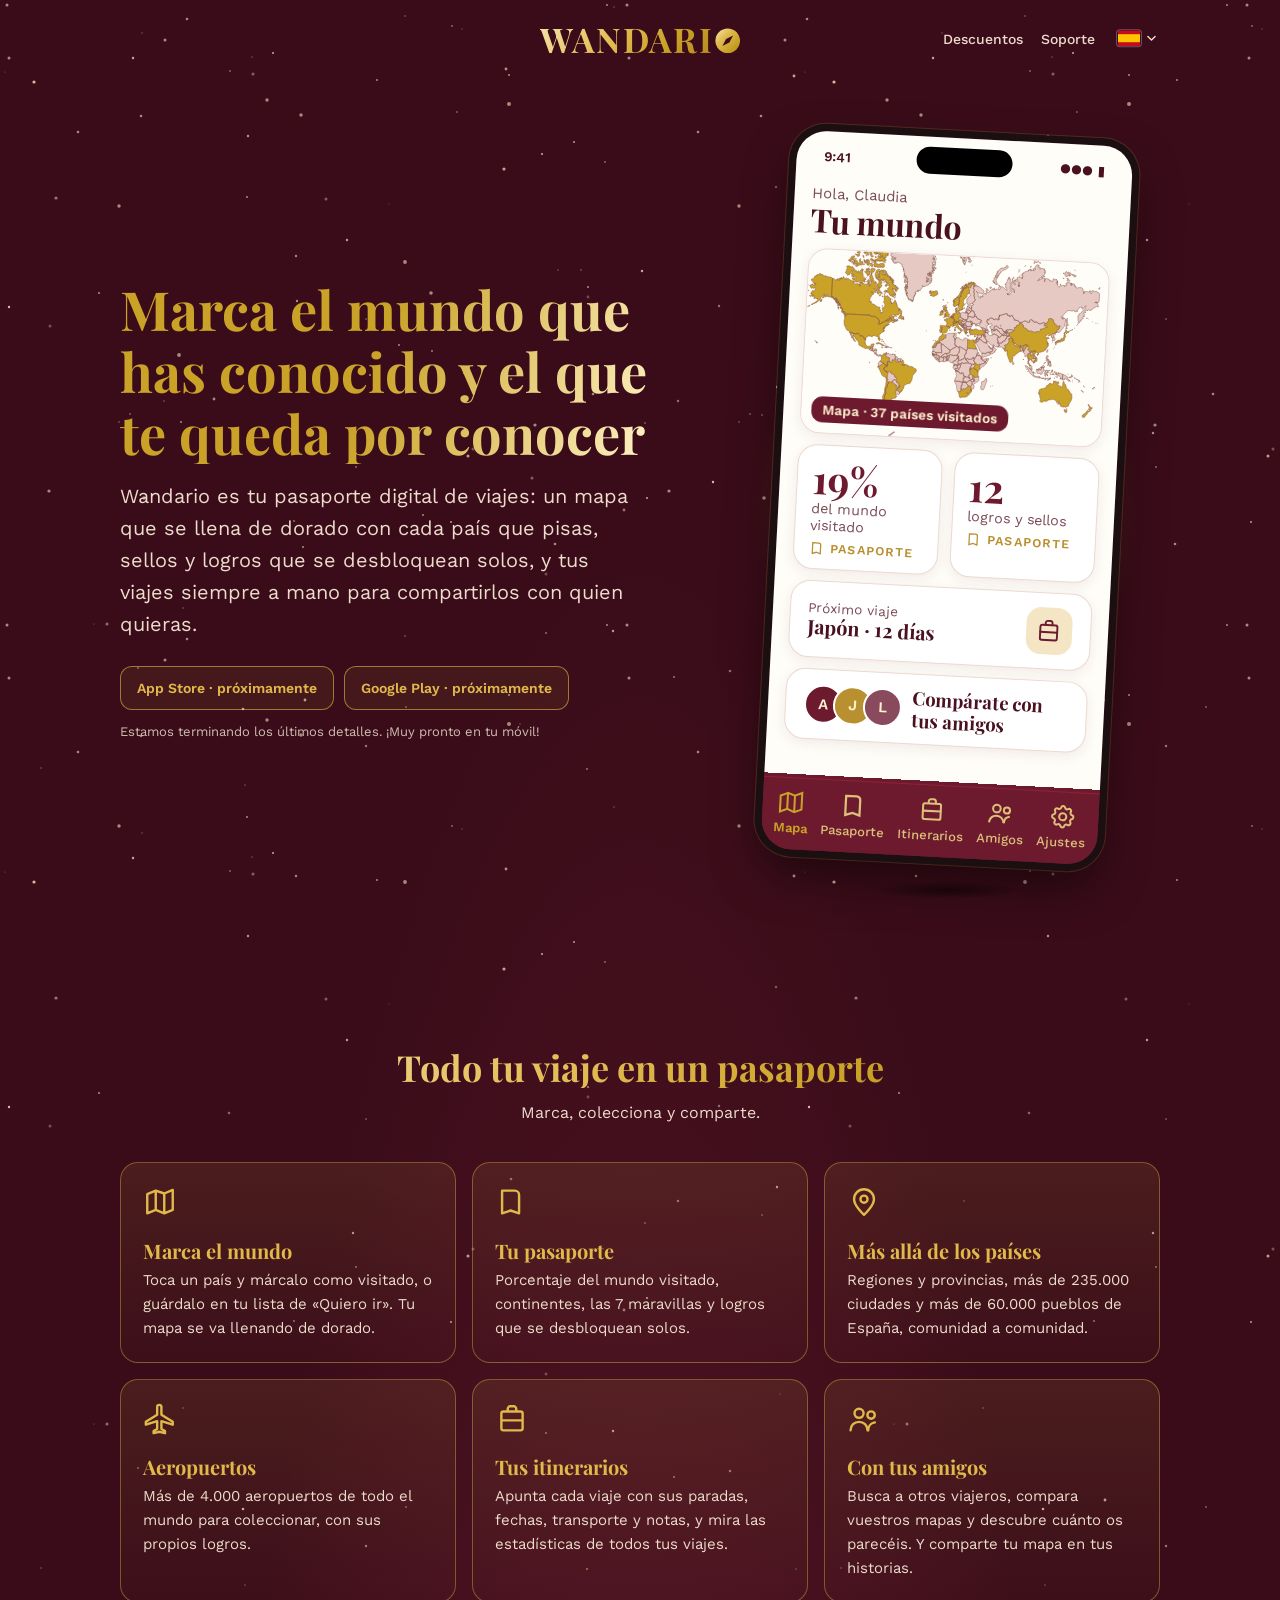
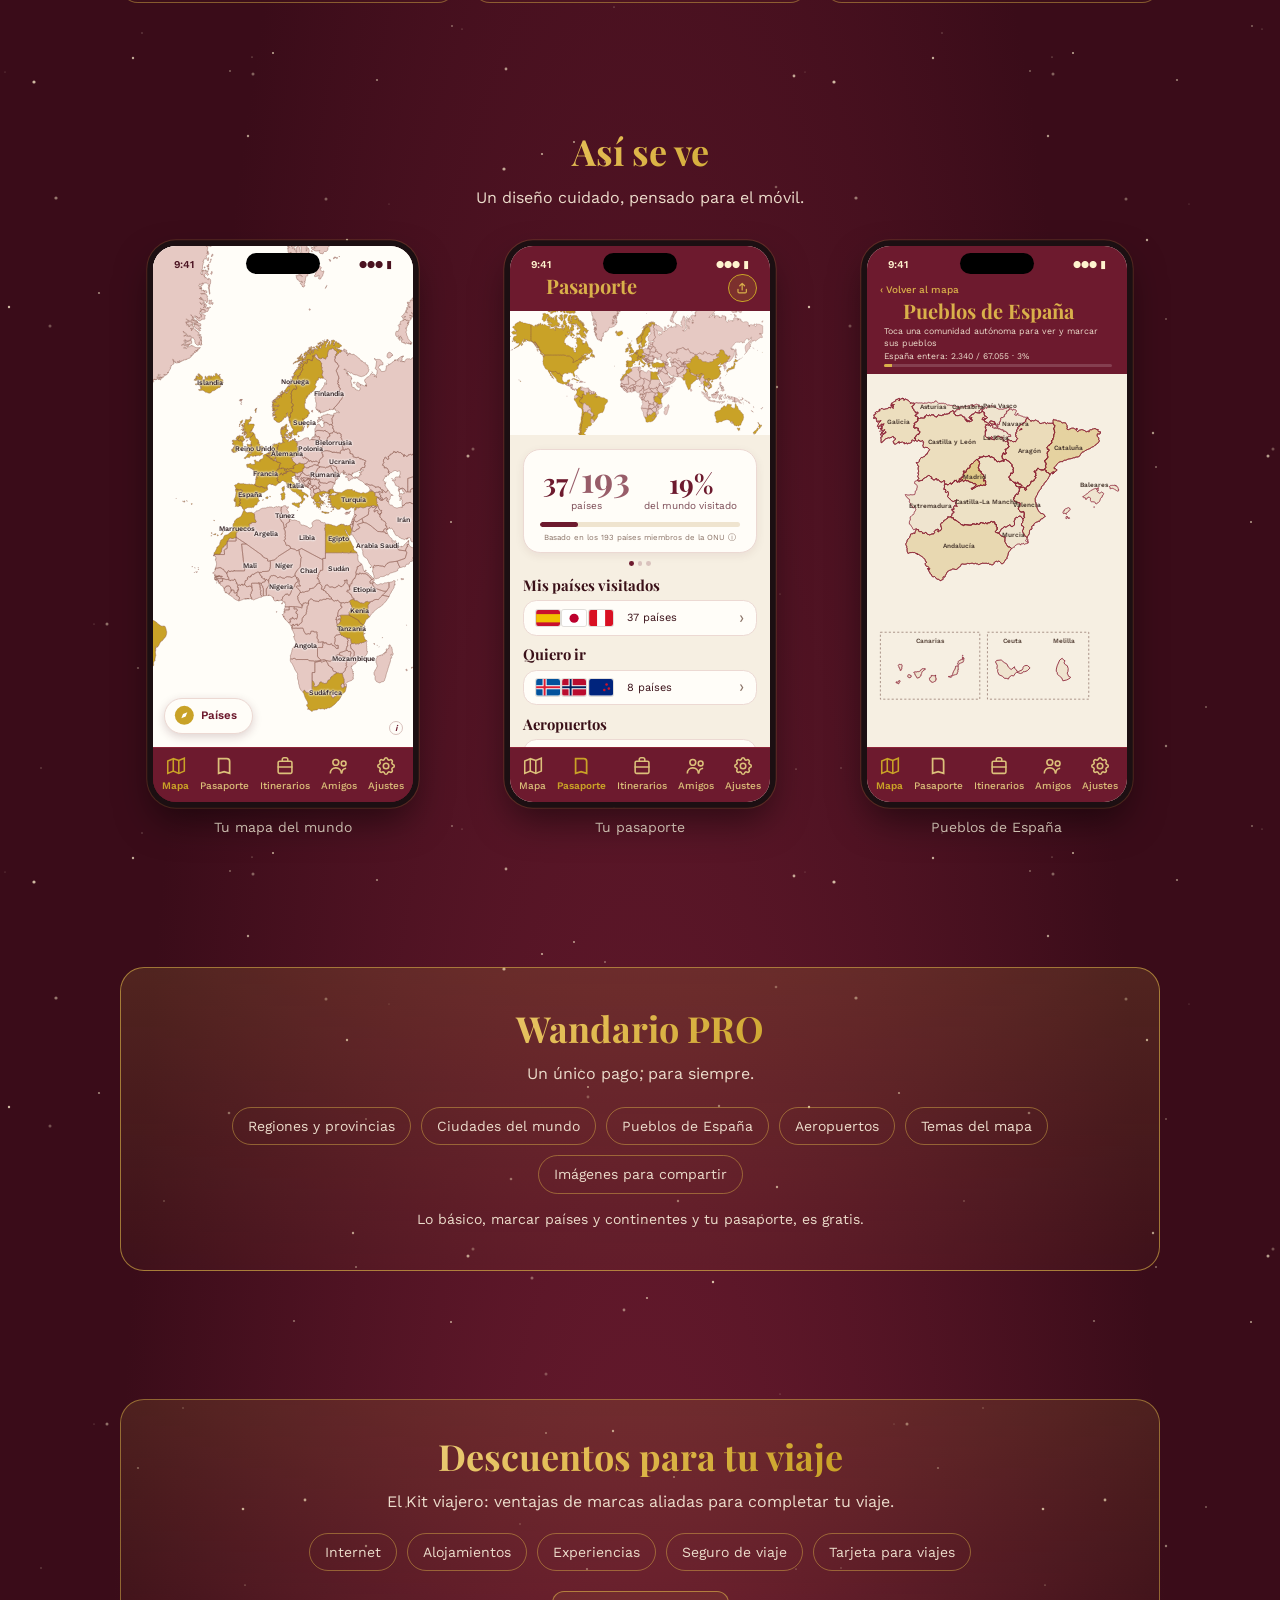
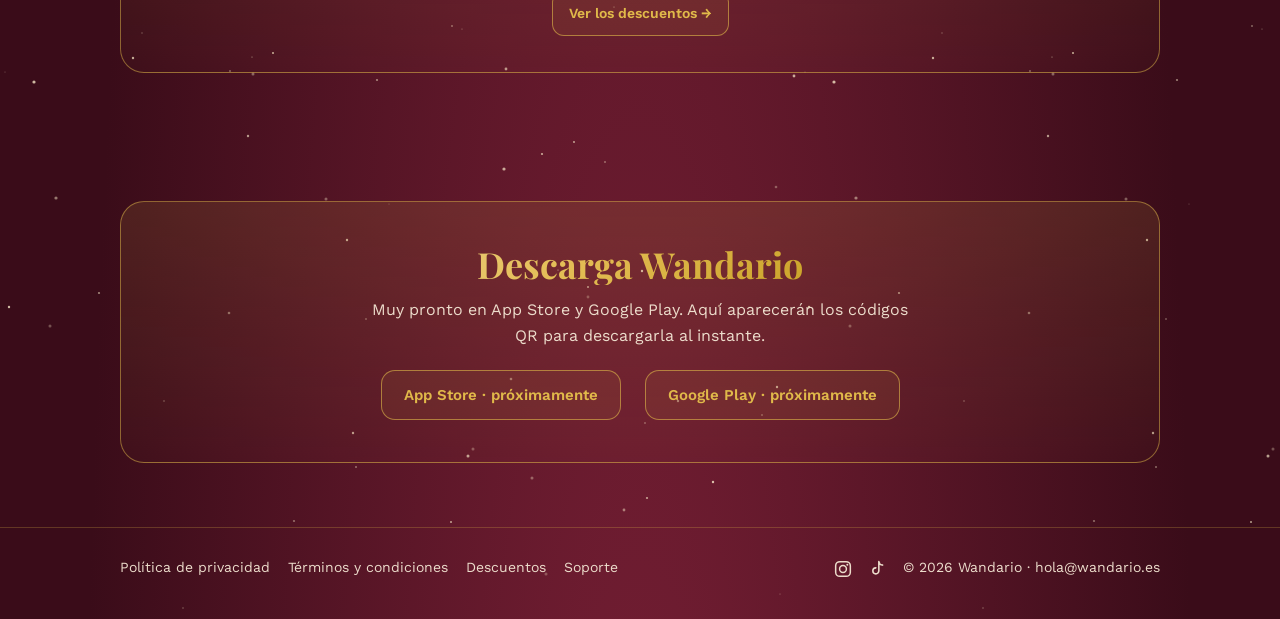
<file: index.html>
<!doctype html>
<html lang="es">
<head>
<meta charset="utf-8">
<meta name="viewport" content="width=device-width,initial-scale=1">
<title>Wandario · Tu pasaporte digital de viajes</title>
<meta name="description" content="Marca el mundo que has conocido y el que te queda por conocer. Tu mapa, tu pasaporte con sellos y logros, tus itinerarios y tus amigos, en una sola app.">
<meta name="theme-color" content="#3a0c19">
<link rel="canonical" href="https://wandario.es/">
<link rel="alternate" hreflang="es" href="https://wandario.es/">
<link rel="alternate" hreflang="en" href="https://wandario.es/en/">
<link rel="alternate" hreflang="x-default" href="https://wandario.es/">
<link rel="icon" href="/favicon.ico" sizes="any">
<link rel="icon" href="/favicon-32.png" type="image/png" sizes="32x32">
<link rel="icon" href="/favicon-48.png" type="image/png" sizes="48x48">
<link rel="icon" href="/favicon-96.png" type="image/png" sizes="96x96">
<link rel="apple-touch-icon" href="/apple-touch-icon.png">
<link rel="manifest" href="/site.webmanifest">
<meta property="og:type" content="website">
<meta property="og:locale" content="es_ES">
<meta property="og:title" content="Wandario · Tu pasaporte digital de viajes">
<meta property="og:description" content="Marca el mundo que has conocido y el que te queda por conocer. Tu mapa, tu pasaporte con sellos y logros, tus itinerarios y tus amigos, en una sola app.">
<meta property="og:url" content="https://wandario.es/">
<meta property="og:image" content="https://wandario.es/img/og-wandario.png?v=4">
<meta property="og:image:width" content="1200">
<meta property="og:image:height" content="630">
<meta name="twitter:card" content="summary_large_image">
<link rel="stylesheet" href="/css/style.css?v=1be10bf0">
<script>(function(){if('scrollRestoration' in history)history.scrollRestoration='manual';if(location.hash)return;var moved=false,t0=Date.now(),touching=false,dragged=false;addEventListener('touchstart',function(){touching=true;dragged=false},{passive:true,capture:true});addEventListener('touchmove',function(){if(touching)dragged=true},{passive:true,capture:true});['touchend','touchcancel'].forEach(function(e){addEventListener(e,function(){touching=false},{passive:true,capture:true})});['wheel','keydown','mousedown'].forEach(function(e){addEventListener(e,function(){if(!moved&&Date.now()-t0>500)moved=true},{passive:true,capture:true})});function y(){return window.pageYOffset||document.documentElement.scrollTop||0}function top(){if(moved||Date.now()-t0>8000)return;var v=y();if(v>120){moved=true;return}if(v>0&&!(touching&&dragged))window.scrollTo(0,0)}top();var iv=setInterval(function(){if(moved||Date.now()-t0>8000){clearInterval(iv);return}top()},100);addEventListener('scroll',top,{passive:true});addEventListener('load',top);addEventListener('pageshow',top)})()</script>
<script>document.documentElement.className+=" js"</script>
<script type="application/ld+json">{"@context":"https://schema.org","@graph":[{"@type":"Organization","@id":"https://wandario.es/#org","name":"Wandario","url":"https://wandario.es/","logo":{"@type":"ImageObject","url":"https://wandario.es/icon-512.png","width":512,"height":512},"image":{"@type":"ImageObject","url":"https://wandario.es/icon-512.png","width":512,"height":512},"sameAs":["https://www.instagram.com/wandarioapp/","https://www.tiktok.com/@wandarioapp"]},{"@type":"WebSite","@id":"https://wandario.es/#website","url":"https://wandario.es/","name":"Wandario","inLanguage":"es","publisher":{"@id":"https://wandario.es/#org"}},{"@type":"WebPage","@id":"https://wandario.es/#page","url":"https://wandario.es/","isPartOf":{"@id":"https://wandario.es/#website"},"primaryImageOfPage":{"@type":"ImageObject","url":"https://wandario.es/icon-512.png","width":512,"height":512},"image":{"@type":"ImageObject","url":"https://wandario.es/icon-512.png","width":512,"height":512}}]}</script>
</head>
<body class="stars">
<div class="twinkle" aria-hidden="true"></div>
<header class="top wrap">
  <a class="brand" href="/" aria-label="Wandario, inicio"><span class="word">WANDARI</span><span class="o" aria-hidden="true"><span class="face fa"><svg viewBox="0 0 62 62"><circle cx="31" cy="31" r="30" fill="url(#gdisc)"/><polygon points="44,18 26.9,26.9 18,44 35,35" fill="#3a0c19"/></svg></span><span class="face fb"><svg viewBox="0 0 62 62"><circle cx="31" cy="31" r="30" fill="url(#gdisc)"/><path transform="translate(31 31) scale(.95) translate(-31 -31)" d="M31 17l2.4 9.5 10.6 5.4v3l-10.6-2.4-.8 6.5 3.8 3v2.4L31 42.6l-4.4 1.8V42l3.8-3-.8-6.5L19 34.9v-3l10.6-5.4z" fill="#3a0c19"/></svg></span></span></a>
  <details class="mnav"><summary aria-label="Menú"><span></span><span></span><span></span></summary>
    <div class="mpanel"><a href="/descuentos/">Descuentos</a><a href="/soporte/">Soporte</a><a href="/privacidad/">Política de privacidad</a><a href="/terminos/">Términos y condiciones</a></div>
  </details>
  <nav>
    <a class="sup" href="/descuentos/">Descuentos</a>
    <a class="sup" href="/soporte/">Soporte</a>
    <details class="lang"><summary aria-label="Idioma / Language"><span class="flag"><svg viewBox="0 0 22 16" aria-hidden="true"><rect width="22" height="16" fill="#c60b1e"/><rect y="4" width="22" height="8" fill="#ffc400"/></svg></span><svg class="chev" viewBox="0 0 10 6" aria-hidden="true"><path d="M1 1l4 4 4-4" fill="none" stroke="currentColor" stroke-width="1.6" stroke-linecap="round" stroke-linejoin="round"/></svg></summary>
      <div class="menu">
        <a href="/" hreflang="es" lang="es" aria-current="true"><span class="flag"><svg viewBox="0 0 22 16" aria-hidden="true"><rect width="22" height="16" fill="#c60b1e"/><rect y="4" width="22" height="8" fill="#ffc400"/></svg></span>Español<i class="tick">✓</i></a>
        <a href="/en/" hreflang="en" lang="en"><span class="flag"><svg viewBox="0 0 60 40" aria-hidden="true"><rect width="60" height="40" fill="#012169"/><path d="M0 0L60 40M60 0L0 40" stroke="#fff" stroke-width="8"/><path d="M0 0L60 40M60 0L0 40" stroke="#c8102e" stroke-width="3"/><path d="M30 0V40M0 20H60" stroke="#fff" stroke-width="13"/><path d="M30 0V40M0 20H60" stroke="#c8102e" stroke-width="8"/></svg></span>English</a>
      </div>
    </details>
  </nav>
</header>
<svg width="0" height="0" style="position:absolute" aria-hidden="true"><defs><linearGradient id="gdisc" x1="0" y1="0" x2="1" y2="1"><stop offset="0" stop-color="#f7e7b0"/><stop offset=".35" stop-color="#e2bb52"/><stop offset=".7" stop-color="#c9a227"/><stop offset="1" stop-color="#b48a1c"/></linearGradient></defs></svg>
<main>
  <div class="wrap hero">
    <div>
      <h1 class="gold shimmer">Marca el mundo que has conocido<br class="mb"> y el que te queda por conocer</h1>
      <p class="lead">Wandario es tu pasaporte digital de viajes: un mapa que se llena de dorado con cada país que pisas, sellos y logros que se desbloquean solos, y tus viajes siempre a mano para compartirlos con quien quieras.</p>
      <div class="badges">
        <a class="badge" href="#descargar" style="text-decoration:none">App Store · próximamente</a>
        <a class="badge" href="#descargar" style="text-decoration:none">Google Play · próximamente</a>
      </div>
      <p class="soon">Estamos terminando los últimos detalles. ¡Muy pronto en tu móvil!</p>
    </div>
    <div class="hero-art"><div class="halo" aria-hidden="true"></div><div class="phone float hpf"><div class="hp" role="img" aria-label="Pantalla de Wandario: tu mapa del mundo con 37 países visitados, tu pasaporte, tu próximo viaje y tus amigos">
  <div class="hp-status" aria-hidden="true"><span>9:41</span><span class="hp-notch"></span><span>●●● ▮</span></div>
  <div class="hp-dash" aria-hidden="true">
    <div class="hp-hello"><span class="s">Hola, Claudia</span><span class="t">Tu mundo</span></div>
    <div class="hp-card hp-map"><img src="/img/hero-map.svg?v=6008c61d" alt="" width="1000" height="400"><span class="hp-tag">Mapa · 37 países visitados</span><span class="ring" aria-hidden="true"></span><span class="dot" aria-hidden="true"></span></div>
    <div class="hp-two">
      <div class="hp-card hp-pc"><span class="n">19%</span><span class="l">del mundo visitado</span><span class="k"><svg viewBox="0 0 24 24" fill="none" stroke="#b8902f" stroke-width="1.9" aria-hidden="true"><path d="M5 4h9a3 3 0 013 3v13l-6-2-6 2V4z"/></svg>Pasaporte</span></div>
      <div class="hp-card hp-pc"><span class="n">12</span><span class="l">logros y sellos</span><span class="k"><svg viewBox="0 0 24 24" fill="none" stroke="#b8902f" stroke-width="1.9" aria-hidden="true"><path d="M5 4h9a3 3 0 013 3v13l-6-2-6 2V4z"/></svg>Pasaporte</span></div>
    </div>
    <div class="hp-card hp-trip"><div><span class="s">Próximo viaje</span><span class="t">Japón · 12 días</span></div><span class="hp-ib"><svg viewBox="0 0 24 24" fill="none" stroke="#6d1a2e" stroke-width="1.7" aria-hidden="true"><path d="M9 6V4.8A1.8 1.8 0 0110.8 3h2.4A1.8 1.8 0 0115 4.8V6" stroke-linecap="round" stroke-linejoin="round"/><path d="M4.5 8.2A1.5 1.5 0 016 6.7h12a1.5 1.5 0 011.5 1.5v10.3a1.5 1.5 0 01-1.5 1.5H6a1.5 1.5 0 01-1.5-1.5V8.2z"/><path d="M4.5 13h15" stroke-linecap="round"/></svg></span></div>
    <div class="hp-card hp-fr"><i class="hp-av">A</i><i class="hp-av b">J</i><i class="hp-av c">L</i><span class="t">Compárate con tus amigos</span></div>
  </div>
  <div class="hp-tabs" aria-hidden="true"><div class="hp-tab on"><svg viewBox="0 0 24 24" fill="none" stroke="currentColor" stroke-width="1.7" aria-hidden="true"><path d="M9 4l-6 2.5v13.5l6-2.5 6 2.5 6-2.5V3.5L15 6 9 4z"/><path d="M9 4v13.5M15 6v13.5"/></svg><span>Mapa</span></div><div class="hp-tab"><svg viewBox="0 0 24 24" fill="none" stroke="currentColor" stroke-width="1.9" aria-hidden="true"><path d="M5 4h9a3 3 0 013 3v13l-6-2-6 2V4z"/></svg><span>Pasaporte</span></div><div class="hp-tab"><svg viewBox="0 0 24 24" fill="none" stroke="currentColor" stroke-width="1.7" aria-hidden="true"><path d="M9 6V4.8A1.8 1.8 0 0110.8 3h2.4A1.8 1.8 0 0115 4.8V6" stroke-linecap="round" stroke-linejoin="round"/><path d="M4.5 8.2A1.5 1.5 0 016 6.7h12a1.5 1.5 0 011.5 1.5v10.3a1.5 1.5 0 01-1.5 1.5H6a1.5 1.5 0 01-1.5-1.5V8.2z"/><path d="M4.5 13h15" stroke-linecap="round"/></svg><span>Itinerarios</span></div><div class="hp-tab"><svg viewBox="0 0 24 24" fill="none" stroke="currentColor" stroke-width="1.7" aria-hidden="true"><circle cx="8.5" cy="8" r="3.2"/><path d="M2.5 20c0-3.6 2.7-6 6-6s6 2.4 6 6"/><circle cx="17" cy="9.2" r="2.6"/><path d="M15 20c0-3 1.9-5.2 4.7-5.6"/></svg><span>Amigos</span></div><div class="hp-tab"><svg viewBox="0 0 24 24" fill="none" stroke="currentColor" stroke-width="1.7" aria-hidden="true"><path stroke-linejoin="round" d="M10.33 4.32c.43-1.76 2.91-1.76 3.34 0a1.72 1.72 0 002.57 1.06c1.54-.94 3.3.82 2.36 2.36a1.72 1.72 0 001.07 2.57c1.75.43 1.75 2.91 0 3.34a1.72 1.72 0 00-1.07 2.57c.94 1.54-.82 3.3-2.36 2.36a1.72 1.72 0 00-2.57 1.07c-.43 1.75-2.91 1.75-3.34 0a1.72 1.72 0 00-2.57-1.07c-1.54.94-3.3-.82-2.36-2.36a1.72 1.72 0 00-1.06-2.57c-1.76-.43-1.76-2.91 0-3.34a1.72 1.72 0 001.06-2.57c-.94-1.54.82-3.3 2.36-2.36 1 .61 2.3.07 2.57-1.06z"/><circle cx="12" cy="12" r="3"/></svg><span>Ajustes</span></div></div>
</div></div><div class="ground" aria-hidden="true"></div></div>
  </div>

  <section>
    <div class="wrap">
      <h2 class="gold reveal">Todo tu viaje en un pasaporte</h2>
      <p class="sub">Marca, colecciona y comparte.</p>
      <div class="cards">
        <div class="card reveal"><svg viewBox="0 0 24 24"><path d="M9 4l-6 2.5v13.5l6-2.5 6 2.5 6-2.5V3.5L15 6 9 4zM9 4v13.5M15 6v13.5"/></svg><h3>Marca el mundo</h3><p>Toca un país y márcalo como visitado, o guárdalo en tu lista de «Quiero ir». Tu mapa se va llenando de dorado.</p></div>
        <div class="card reveal"><svg viewBox="0 0 24 24"><path d="M5 4h9a3 3 0 013 3v13l-6-2-6 2V4z"/></svg><h3>Tu pasaporte</h3><p>Porcentaje del mundo visitado, continentes, las 7 maravillas y logros que se desbloquean solos.</p></div>
        <div class="card reveal"><svg viewBox="0 0 24 24"><path d="M12 21s-7-6.2-7-11a7 7 0 1114 0c0 4.8-7 11-7 11z"/><circle cx="12" cy="10" r="2.5"/></svg><h3>Más allá de los países</h3><p>Regiones y provincias, más de 235.000 ciudades y más de 60.000 pueblos de España, comunidad a comunidad.</p></div>
        <div class="card reveal"><svg viewBox="0 0 24 24"><path d="M21 16v-2l-8-5V3.5a1.5 1.5 0 00-3 0V9l-8 5v2l8-2.5V19l-2.5 1.5V22l4-1 4 1v-1.5L13 19v-5.5l8 2.5z"/></svg><h3>Aeropuertos</h3><p>Más de 4.000 aeropuertos de todo el mundo para coleccionar, con sus propios logros.</p></div>
        <div class="card reveal"><svg viewBox="0 0 24 24"><path d="M4.5 8.2A1.5 1.5 0 016 6.7h12a1.5 1.5 0 011.5 1.5v10.3a1.5 1.5 0 01-1.5 1.5H6a1.5 1.5 0 01-1.5-1.5V8.2zM9 6V4.8A1.8 1.8 0 0110.8 3h2.4A1.8 1.8 0 0115 4.8V6M4.5 13h15"/></svg><h3>Tus itinerarios</h3><p>Apunta cada viaje con sus paradas, fechas, transporte y notas, y mira las estadísticas de todos tus viajes.</p></div>
        <div class="card reveal"><svg viewBox="0 0 24 24"><circle cx="8.5" cy="8" r="3.2"/><path d="M2.5 20c0-3.6 2.7-6 6-6s6 2.4 6 6"/><circle cx="17" cy="9.2" r="2.6"/><path d="M15 20c0-3 1.9-5.2 4.7-5.6"/></svg><h3>Con tus amigos</h3><p>Busca a otros viajeros, compara vuestros mapas y descubre cuánto os parecéis. Y comparte tu mapa en tus historias.</p></div>
      </div>
    </div>
  </section>

  <section>
    <div class="wrap">
      <h2 class="gold reveal">Así se ve</h2>
      <p class="sub">Un diseño cuidado, pensado para el móvil.</p>
      <div class="screens">
        <figure class="reveal"><div class="phone hpf"><div class="hp" role="img" aria-label="Mapa del mundo con países marcados"><div class="hp-status" aria-hidden="true"><span>9:41</span><span class="hp-notch"></span><span>●●● ▮</span></div>
  <div class="hp-mapz" aria-hidden="true"><img loading="lazy" src="/img/scr-mapa.svg?v=b61e47d5" alt="" width="272" height="524"><span class="hp-lb" style="left:21.8%;top:27.4%">Islandia</span><span class="hp-lb" style="left:39.3%;top:40.6%">Reino Unido</span><span class="hp-lb" style="left:43.3%;top:45.5%">Francia</span><span class="hp-lb" style="left:51.4%;top:41.5%">Alemania</span><span class="hp-lb" style="left:67.7%;top:29.5%">Finlandia</span><span class="hp-lb" style="left:69.4%;top:39.4%">Bielorrusia</span><span class="hp-lb" style="left:72.7%;top:43.1%">Ucrania</span><span class="hp-lb" style="left:66.3%;top:45.7%">Rumanía</span><span class="hp-lb" style="left:77.0%;top:50.7%">Turquía</span><span class="hp-lb" style="left:37.2%;top:49.7%">España</span><span class="hp-lb" style="left:54.7%;top:48.0%">Italia</span><span class="hp-lb" style="left:32.4%;top:56.5%">Marruecos</span><span class="hp-lb" style="left:43.5%;top:57.5%">Argelia</span><span class="hp-lb" style="left:50.6%;top:53.9%">Túnez</span><span class="hp-lb" style="left:59.2%;top:58.2%">Libia</span><span class="hp-lb" style="left:71.3%;top:58.5%">Egipto</span><span class="hp-lb" style="left:71.4%;top:64.5%">Sudán</span><span class="hp-lb" style="left:59.9%;top:64.9%">Chad</span><span class="hp-lb" style="left:50.4%;top:63.8%">Níger</span><span class="hp-lb" style="left:37.2%;top:63.8%">Mali</span><span class="hp-lb" style="left:49.1%;top:68.0%">Nigeria</span><span class="hp-lb" style="left:81.2%;top:68.6%">Etiopía</span><span class="hp-lb" style="left:79.4%;top:72.9%">Kenia</span><span class="hp-lb" style="left:76.4%;top:76.5%">Tanzania</span><span class="hp-lb" style="left:58.7%;top:79.8%">Angola</span><span class="hp-lb" style="left:66.4%;top:89.3%">Sudáfrica</span><span class="hp-lb" style="left:77.1%;top:82.5%">Mozambique</span><span class="hp-lb" style="left:86.2%;top:59.9%">Arabia Saudí</span><span class="hp-lb" style="left:96.2%;top:54.8%">Irán</span><span class="hp-lb" style="left:54.7%;top:27.2%">Noruega</span><span class="hp-lb" style="left:58.2%;top:35.3%">Suecia</span><span class="hp-lb" style="left:60.6%;top:40.6%">Polonia</span></div>
  <div class="hp-pill" aria-hidden="true"><svg viewBox="0 0 24 24" aria-hidden="true"><circle cx="12" cy="12" r="11" fill="#c9a227"/><path d="M15.5 8.5l-2 5-5 2 2-5z" fill="#fff"/></svg><span>Países</span></div><div class="hp-info" aria-hidden="true">i</div>
  <div class="hp-tabs" aria-hidden="true"><div class="hp-tab on"><svg viewBox="0 0 24 24" fill="none" stroke="currentColor" stroke-width="1.7" aria-hidden="true"><path d="M9 4l-6 2.5v13.5l6-2.5 6 2.5 6-2.5V3.5L15 6 9 4z"/><path d="M9 4v13.5M15 6v13.5"/></svg><span>Mapa</span></div><div class="hp-tab"><svg viewBox="0 0 24 24" fill="none" stroke="currentColor" stroke-width="1.9" aria-hidden="true"><path d="M5 4h9a3 3 0 013 3v13l-6-2-6 2V4z"/></svg><span>Pasaporte</span></div><div class="hp-tab"><svg viewBox="0 0 24 24" fill="none" stroke="currentColor" stroke-width="1.7" aria-hidden="true"><path d="M9 6V4.8A1.8 1.8 0 0110.8 3h2.4A1.8 1.8 0 0115 4.8V6" stroke-linecap="round" stroke-linejoin="round"/><path d="M4.5 8.2A1.5 1.5 0 016 6.7h12a1.5 1.5 0 011.5 1.5v10.3a1.5 1.5 0 01-1.5 1.5H6a1.5 1.5 0 01-1.5-1.5V8.2z"/><path d="M4.5 13h15" stroke-linecap="round"/></svg><span>Itinerarios</span></div><div class="hp-tab"><svg viewBox="0 0 24 24" fill="none" stroke="currentColor" stroke-width="1.7" aria-hidden="true"><circle cx="8.5" cy="8" r="3.2"/><path d="M2.5 20c0-3.6 2.7-6 6-6s6 2.4 6 6"/><circle cx="17" cy="9.2" r="2.6"/><path d="M15 20c0-3 1.9-5.2 4.7-5.6"/></svg><span>Amigos</span></div><div class="hp-tab"><svg viewBox="0 0 24 24" fill="none" stroke="currentColor" stroke-width="1.7" aria-hidden="true"><path stroke-linejoin="round" d="M10.33 4.32c.43-1.76 2.91-1.76 3.34 0a1.72 1.72 0 002.57 1.06c1.54-.94 3.3.82 2.36 2.36a1.72 1.72 0 001.07 2.57c1.75.43 1.75 2.91 0 3.34a1.72 1.72 0 00-1.07 2.57c.94 1.54-.82 3.3-2.36 2.36a1.72 1.72 0 00-2.57 1.07c-.43 1.75-2.91 1.75-3.34 0a1.72 1.72 0 00-2.57-1.07c-1.54.94-3.3-.82-2.36-2.36a1.72 1.72 0 00-1.06-2.57c-1.76-.43-1.76-2.91 0-3.34a1.72 1.72 0 001.06-2.57c-.94-1.54.82-3.3 2.36-2.36 1 .61 2.3.07 2.57-1.06z"/><circle cx="12" cy="12" r="3"/></svg><span>Ajustes</span></div></div></div></div><figcaption>Tu mapa del mundo</figcaption></figure>
        <figure class="reveal"><div class="phone hpf"><div class="hp hp-pas hp-light" role="img" aria-label="Pasaporte con el porcentaje del mundo visitado"><div class="hp-status" aria-hidden="true"><span>9:41</span><span class="hp-notch"></span><span>●●● ▮</span></div>
  <div class="hp-hd" aria-hidden="true"><span class="ti">Pasaporte</span><span class="hp-share"><svg viewBox="0 0 24 24" fill="none" stroke="#d9b04a" stroke-width="2" stroke-linecap="round" stroke-linejoin="round" aria-hidden="true"><path d="M12 15V4M8 8l4-4 4 4M5 14v4a2 2 0 002 2h10a2 2 0 002-2v-4"/></svg></span></div>
  <div class="hp-pband" aria-hidden="true"><img loading="lazy" src="/img/scr-pasaporte.svg?v=91cf66f0" alt="" width="272" height="130"></div>
  <div class="hp-pbody" aria-hidden="true">
    <div class="hp-st"><div class="row"><div><span class="n">37<small>/193</small></span><span class="l">países</span></div><div><span class="n">19%</span><span class="l">del mundo visitado</span></div></div>
      <div class="hp-bar"><i style="width:19%"></i></div><span class="nt">Basado en los 193 países miembros de la ONU ⓘ</span></div>
    <div class="hp-dots"><i></i><i></i><i></i></div>
    <span class="hp-sec">Mis países visitados</span>
    <div class="hp-rw"><span class="fls"><svg class="fl" viewBox="0 0 26 18" aria-hidden="true"><rect width="26" height="18" fill="#c8102e"/><rect y="4.5" width="26" height="9" fill="#f1bf00"/></svg><svg class="fl" viewBox="0 0 26 18" aria-hidden="true"><rect width="26" height="18" fill="#fff"/><circle cx="13" cy="9" r="5" fill="#bc002d"/></svg><svg class="fl" viewBox="0 0 26 18" aria-hidden="true"><rect width="26" height="18" fill="#d91023"/><rect x="8.6" width="8.8" height="18" fill="#fff"/></svg></span><span>37 países</span><span class="ch">›</span></div>
    <span class="hp-sec">Quiero ir</span>
    <div class="hp-rw"><span class="fls"><svg class="fl" viewBox="0 0 26 18" aria-hidden="true"><rect width="26" height="18" fill="#02529c"/><rect x="7" width="4.4" height="18" fill="#fff"/><rect y="6.8" width="26" height="4.4" fill="#fff"/><rect x="8.1" width="2.2" height="18" fill="#dc1e35"/><rect y="7.9" width="26" height="2.2" fill="#dc1e35"/></svg><svg class="fl" viewBox="0 0 26 18" aria-hidden="true"><rect width="26" height="18" fill="#ba0c2f"/><rect x="7" width="4.4" height="18" fill="#fff"/><rect y="6.8" width="26" height="4.4" fill="#fff"/><rect x="8.1" width="2.2" height="18" fill="#00205b"/><rect y="7.9" width="26" height="2.2" fill="#00205b"/></svg><svg class="fl" viewBox="0 0 26 18" aria-hidden="true"><rect width="26" height="18" fill="#00247d"/><circle cx="19" cy="6" r="1.4" fill="#cc142b"/><circle cx="21.5" cy="10.5" r="1.4" fill="#cc142b"/><circle cx="16.5" cy="12" r="1.4" fill="#cc142b"/></svg></span><span>8 países</span><span class="ch">›</span></div>
    <span class="hp-sec">Aeropuertos</span>
    <div class="hp-rw"><span class="ib"><svg viewBox="0 0 24 24" fill="none" stroke="#6d1a2e" stroke-width="1.7" aria-hidden="true"><path d="M9 6V4.8A1.8 1.8 0 0110.8 3h2.4A1.8 1.8 0 0115 4.8V6" stroke-linecap="round" stroke-linejoin="round"/><path d="M4.5 8.2A1.5 1.5 0 016 6.7h12a1.5 1.5 0 011.5 1.5v10.3a1.5 1.5 0 01-1.5 1.5H6a1.5 1.5 0 01-1.5-1.5V8.2z"/><path d="M4.5 13h15" stroke-linecap="round"/></svg></span><span>Aeropuertos</span><span class="ch">›</span></div>
  </div>
  <div class="hp-tabs" aria-hidden="true"><div class="hp-tab"><svg viewBox="0 0 24 24" fill="none" stroke="currentColor" stroke-width="1.7" aria-hidden="true"><path d="M9 4l-6 2.5v13.5l6-2.5 6 2.5 6-2.5V3.5L15 6 9 4z"/><path d="M9 4v13.5M15 6v13.5"/></svg><span>Mapa</span></div><div class="hp-tab on"><svg viewBox="0 0 24 24" fill="none" stroke="currentColor" stroke-width="1.9" aria-hidden="true"><path d="M5 4h9a3 3 0 013 3v13l-6-2-6 2V4z"/></svg><span>Pasaporte</span></div><div class="hp-tab"><svg viewBox="0 0 24 24" fill="none" stroke="currentColor" stroke-width="1.7" aria-hidden="true"><path d="M9 6V4.8A1.8 1.8 0 0110.8 3h2.4A1.8 1.8 0 0115 4.8V6" stroke-linecap="round" stroke-linejoin="round"/><path d="M4.5 8.2A1.5 1.5 0 016 6.7h12a1.5 1.5 0 011.5 1.5v10.3a1.5 1.5 0 01-1.5 1.5H6a1.5 1.5 0 01-1.5-1.5V8.2z"/><path d="M4.5 13h15" stroke-linecap="round"/></svg><span>Itinerarios</span></div><div class="hp-tab"><svg viewBox="0 0 24 24" fill="none" stroke="currentColor" stroke-width="1.7" aria-hidden="true"><circle cx="8.5" cy="8" r="3.2"/><path d="M2.5 20c0-3.6 2.7-6 6-6s6 2.4 6 6"/><circle cx="17" cy="9.2" r="2.6"/><path d="M15 20c0-3 1.9-5.2 4.7-5.6"/></svg><span>Amigos</span></div><div class="hp-tab"><svg viewBox="0 0 24 24" fill="none" stroke="currentColor" stroke-width="1.7" aria-hidden="true"><path stroke-linejoin="round" d="M10.33 4.32c.43-1.76 2.91-1.76 3.34 0a1.72 1.72 0 002.57 1.06c1.54-.94 3.3.82 2.36 2.36a1.72 1.72 0 001.07 2.57c1.75.43 1.75 2.91 0 3.34a1.72 1.72 0 00-1.07 2.57c.94 1.54-.82 3.3-2.36 2.36a1.72 1.72 0 00-2.57 1.07c-.43 1.75-2.91 1.75-3.34 0a1.72 1.72 0 00-2.57-1.07c-1.54.94-3.3-.82-2.36-2.36a1.72 1.72 0 00-1.06-2.57c-1.76-.43-1.76-2.91 0-3.34a1.72 1.72 0 001.06-2.57c-.94-1.54.82-3.3 2.36-2.36 1 .61 2.3.07 2.57-1.06z"/><circle cx="12" cy="12" r="3"/></svg><span>Ajustes</span></div></div></div></div><figcaption>Tu pasaporte</figcaption></figure>
        <figure class="reveal"><div class="phone hpf"><div class="hp hp-pu hp-light" role="img" aria-label="Mapa de Pueblos de España por comunidades"><div class="hp-status" aria-hidden="true"><span>9:41</span><span class="hp-notch"></span><span>●●● ▮</span></div>
  <div class="hp-hd" aria-hidden="true"><span class="bk">‹ Volver al mapa</span><span class="ti">Pueblos de España</span><span class="sb">Toca una comunidad autónoma para ver y marcar sus pueblos</span><span class="pg">España entera: 2.340 / 67.055 · 3%</span><span class="tr"><i style="width:3.5%"></i></span></div>
  <div class="hp-pz" aria-hidden="true"><img loading="lazy" src="/img/scr-pueblos.svg?v=1da32c4b" alt="" width="272" height="390"><span class="hp-lb" style="left:12.2%;top:12.9%">Galicia</span><span class="hp-lb" style="left:25.4%;top:8.9%">Asturias</span><span class="hp-lb" style="left:39.0%;top:8.7%">Cantabria</span><span class="hp-lb" style="left:51.0%;top:8.5%">País Vasco</span><span class="hp-lb" style="left:57.0%;top:13.4%">Navarra</span><span class="hp-lb" style="left:49.5%;top:17.1%">La Rioja</span><span class="hp-lb" style="left:62.4%;top:20.7%">Aragón</span><span class="hp-lb" style="left:41.2%;top:27.6%">Madrid</span><span class="hp-lb" style="left:32.8%;top:18.2%">Castilla y León</span><span class="hp-lb" style="left:46.1%;top:34.4%">Castilla-La Mancha</span><span class="hp-lb" style="left:24.3%;top:35.3%">Extremadura</span><span class="hp-lb" style="left:77.6%;top:19.9%">Cataluña</span><span class="hp-lb" style="left:61.7%;top:35.1%">Valencia</span><span class="hp-lb" style="left:87.4%;top:29.7%">Baleares</span><span class="hp-lb" style="left:35.3%;top:46.2%">Andalucía</span><span class="hp-lb" style="left:56.2%;top:43.3%">Murcia</span><span class="hp-lb i" style="left:24.3%;top:71.5%">Canarias</span><span class="hp-lb i" style="left:56.1%;top:71.5%">Ceuta</span><span class="hp-lb i" style="left:75.6%;top:71.5%">Melilla</span></div>
  <div class="hp-tabs" aria-hidden="true"><div class="hp-tab on"><svg viewBox="0 0 24 24" fill="none" stroke="currentColor" stroke-width="1.7" aria-hidden="true"><path d="M9 4l-6 2.5v13.5l6-2.5 6 2.5 6-2.5V3.5L15 6 9 4z"/><path d="M9 4v13.5M15 6v13.5"/></svg><span>Mapa</span></div><div class="hp-tab"><svg viewBox="0 0 24 24" fill="none" stroke="currentColor" stroke-width="1.9" aria-hidden="true"><path d="M5 4h9a3 3 0 013 3v13l-6-2-6 2V4z"/></svg><span>Pasaporte</span></div><div class="hp-tab"><svg viewBox="0 0 24 24" fill="none" stroke="currentColor" stroke-width="1.7" aria-hidden="true"><path d="M9 6V4.8A1.8 1.8 0 0110.8 3h2.4A1.8 1.8 0 0115 4.8V6" stroke-linecap="round" stroke-linejoin="round"/><path d="M4.5 8.2A1.5 1.5 0 016 6.7h12a1.5 1.5 0 011.5 1.5v10.3a1.5 1.5 0 01-1.5 1.5H6a1.5 1.5 0 01-1.5-1.5V8.2z"/><path d="M4.5 13h15" stroke-linecap="round"/></svg><span>Itinerarios</span></div><div class="hp-tab"><svg viewBox="0 0 24 24" fill="none" stroke="currentColor" stroke-width="1.7" aria-hidden="true"><circle cx="8.5" cy="8" r="3.2"/><path d="M2.5 20c0-3.6 2.7-6 6-6s6 2.4 6 6"/><circle cx="17" cy="9.2" r="2.6"/><path d="M15 20c0-3 1.9-5.2 4.7-5.6"/></svg><span>Amigos</span></div><div class="hp-tab"><svg viewBox="0 0 24 24" fill="none" stroke="currentColor" stroke-width="1.7" aria-hidden="true"><path stroke-linejoin="round" d="M10.33 4.32c.43-1.76 2.91-1.76 3.34 0a1.72 1.72 0 002.57 1.06c1.54-.94 3.3.82 2.36 2.36a1.72 1.72 0 001.07 2.57c1.75.43 1.75 2.91 0 3.34a1.72 1.72 0 00-1.07 2.57c.94 1.54-.82 3.3-2.36 2.36a1.72 1.72 0 00-2.57 1.07c-.43 1.75-2.91 1.75-3.34 0a1.72 1.72 0 00-2.57-1.07c-1.54.94-3.3-.82-2.36-2.36a1.72 1.72 0 00-1.06-2.57c-1.76-.43-1.76-2.91 0-3.34a1.72 1.72 0 001.06-2.57c-.94-1.54.82-3.3 2.36-2.36 1 .61 2.3.07 2.57-1.06z"/><circle cx="12" cy="12" r="3"/></svg><span>Ajustes</span></div></div></div></div><figcaption>Pueblos de España</figcaption></figure>
      </div>
    </div>
  </section>

  <section>
    <div class="wrap">
      <div class="pro reveal">
        <h2 class="gold reveal">Wandario PRO</h2>
        <p class="sub" style="margin-bottom:0">Un único pago, para siempre.</p>
        <ul><li>Regiones y provincias</li><li>Ciudades del mundo</li><li>Pueblos de España</li><li>Aeropuertos</li><li>Temas del mapa</li><li>Imágenes para compartir</li></ul>
        <p style="color:var(--soft);font-size:14px;margin-top:14px">Lo básico, marcar países y continentes y tu pasaporte, es gratis.</p>
      </div>
    </div>
  </section>
  <section>
    <div class="wrap">
      <div class="kit-teaser reveal">
        <h2 class="gold reveal">Descuentos para tu viaje</h2>
        <p class="sub" style="margin-bottom:0">El Kit viajero: ventajas de marcas aliadas para completar tu viaje.</p>
        <ul><li>Internet</li><li>Alojamientos</li><li>Experiencias</li><li>Seguro de viaje</li><li>Tarjeta para viajes</li></ul>
        <a class="badge kit-more" href="/descuentos/" style="text-decoration:none">Ver los descuentos →</a>
      </div>
    </div>
  </section>
<section id="descargar">
    <div class="wrap"><div class="dl reveal">
      <h2 class="gold reveal">Descarga Wandario</h2>
      <p class="sub" style="margin-bottom:0">Muy pronto en App Store y Google Play. Aquí aparecerán los códigos QR para descargarla al instante.</p>
      <div class="stores"><div class="store"><span class="btn">App Store · próximamente</span></div><div class="store"><span class="btn">Google Play · próximamente</span></div></div>
    </div></div>
  </section>
</main>
<footer>
  <div class="wrap row">
    <div><a href="/privacidad/">Política de privacidad</a><a href="/terminos/">Términos y condiciones</a><a href="/descuentos/">Descuentos</a><a href="/soporte/">Soporte</a></div>
    <div><span class="social"><a href="https://www.instagram.com/wandarioapp/" target="_blank" rel="noopener" aria-label="Instagram @wandarioapp"><svg viewBox="0 0 24 24" aria-hidden="true"><rect x="3.2" y="3.2" width="17.6" height="17.6" rx="5" fill="none" stroke="currentColor" stroke-width="1.8"/><circle cx="12" cy="12" r="4.1" fill="none" stroke="currentColor" stroke-width="1.8"/><circle cx="17.2" cy="6.8" r="1.2" fill="currentColor"/></svg></a><a href="https://www.tiktok.com/@wandarioapp" target="_blank" rel="noopener" aria-label="TikTok @wandarioapp"><svg viewBox="0 0 24 24" aria-hidden="true"><path d="M14.2 3v11.2a3.6 3.6 0 11-3.6-3.6M14.2 3c.3 2.4 1.9 4.1 4.5 4.3" fill="none" stroke="currentColor" stroke-width="1.9" stroke-linecap="round" stroke-linejoin="round"/></svg></a></span>© 2026 Wandario<span class="fe"> · <a href="mailto:hola@wandario.es" style="margin:0">hola@wandario.es</a></span></div>
  </div>
</footer>
<script>
(function(){var els=document.querySelectorAll('.reveal');if(!('IntersectionObserver' in window)){els.forEach(function(e){e.classList.add('in')});return}
els.forEach(function(e){var sib=Array.prototype.indexOf.call(e.parentNode.children,e);e.style.transitionDelay=((sib%3)*0.12)+'s'});
var io=new IntersectionObserver(function(en){en.forEach(function(x){if(x.isIntersecting){x.target.classList.add('in');io.unobserve(x.target)}})},{threshold:0.15});
els.forEach(function(e){io.observe(e)})})();
</script>
<script>document.addEventListener('click',function(e){document.querySelectorAll('details.lang[open],details.mnav[open]').forEach(function(d){if(!d.contains(e.target))d.removeAttribute('open')})});document.querySelectorAll('a.back').forEach(function(a){a.addEventListener('click',function(e){try{if(document.referrer&&new URL(document.referrer).origin===location.origin&&history.length>1){e.preventDefault();history.back()}}catch(x){}})})</script>
</body>
</html>
</file>
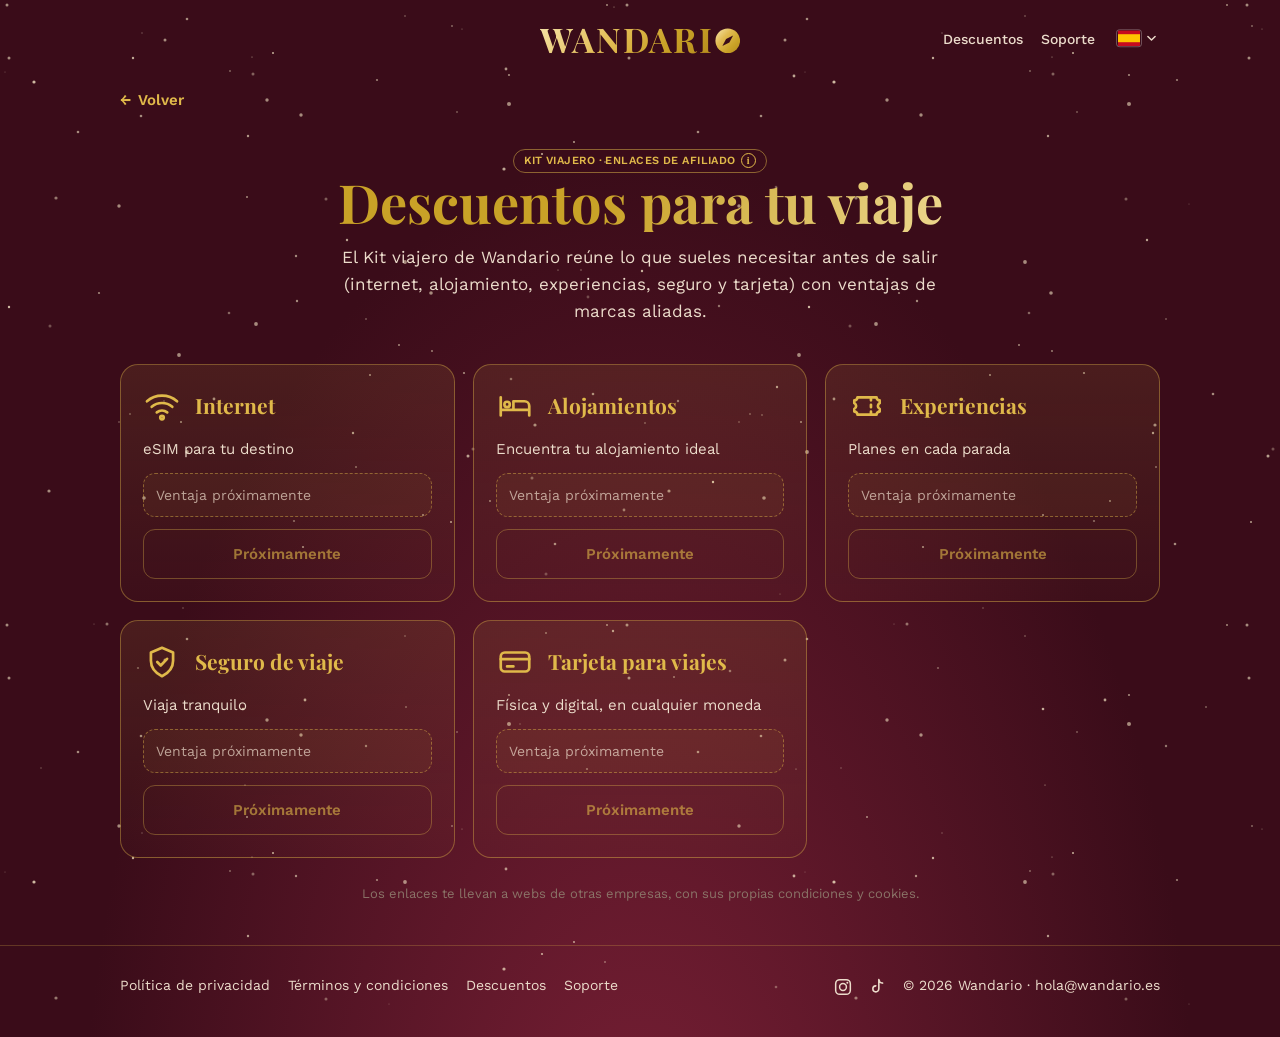
<file: descuentos/index.html>
<!doctype html>
<html lang="es">
<head>
<meta charset="utf-8">
<meta name="viewport" content="width=device-width,initial-scale=1">
<title>Descuentos para tu viaje · Kit viajero · Wandario</title>
<meta name="description" content="Descuentos y ventajas de marcas aliadas para tu viaje: internet, alojamiento, experiencias, seguro de viaje y tarjeta para viajes. El Kit viajero de Wandario.">
<meta name="theme-color" content="#3a0c19">
<link rel="canonical" href="https://wandario.es/descuentos/">
<link rel="alternate" hreflang="es" href="https://wandario.es/descuentos/">
<link rel="alternate" hreflang="en" href="https://wandario.es/en/discounts/">
<link rel="alternate" hreflang="x-default" href="https://wandario.es/descuentos/">
<link rel="icon" href="/favicon.ico" sizes="any">
<link rel="icon" href="/favicon-32.png" type="image/png" sizes="32x32">
<link rel="icon" href="/favicon-48.png" type="image/png" sizes="48x48">
<link rel="icon" href="/favicon-96.png" type="image/png" sizes="96x96">
<link rel="apple-touch-icon" href="/apple-touch-icon.png">
<link rel="manifest" href="/site.webmanifest">
<meta property="og:type" content="website">
<meta property="og:locale" content="es_ES">
<meta property="og:title" content="Descuentos para tu viaje · Kit viajero · Wandario">
<meta property="og:description" content="Descuentos y ventajas de marcas aliadas para tu viaje: internet, alojamiento, experiencias, seguro de viaje y tarjeta para viajes. El Kit viajero de Wandario.">
<meta property="og:url" content="https://wandario.es/descuentos/">
<meta property="og:image" content="https://wandario.es/img/og-wandario.png?v=4">
<meta property="og:image:width" content="1200">
<meta property="og:image:height" content="630">
<meta name="twitter:card" content="summary_large_image">
<link rel="stylesheet" href="/css/style.css?v=1be10bf0">
<script>(function(){if('scrollRestoration' in history)history.scrollRestoration='manual';if(location.hash)return;var moved=false,t0=Date.now(),touching=false,dragged=false;addEventListener('touchstart',function(){touching=true;dragged=false},{passive:true,capture:true});addEventListener('touchmove',function(){if(touching)dragged=true},{passive:true,capture:true});['touchend','touchcancel'].forEach(function(e){addEventListener(e,function(){touching=false},{passive:true,capture:true})});['wheel','keydown','mousedown'].forEach(function(e){addEventListener(e,function(){if(!moved&&Date.now()-t0>500)moved=true},{passive:true,capture:true})});function y(){return window.pageYOffset||document.documentElement.scrollTop||0}function top(){if(moved||Date.now()-t0>8000)return;var v=y();if(v>120){moved=true;return}if(v>0&&!(touching&&dragged))window.scrollTo(0,0)}top();var iv=setInterval(function(){if(moved||Date.now()-t0>8000){clearInterval(iv);return}top()},100);addEventListener('scroll',top,{passive:true});addEventListener('load',top);addEventListener('pageshow',top)})()</script>
<script>document.documentElement.className+=" js"</script>
</head>
<body class="stars">
<div class="twinkle" aria-hidden="true"></div>
<header class="top wrap">
  <a class="brand" href="/" aria-label="Wandario, inicio"><span class="word">WANDARI</span><span class="o" aria-hidden="true"><span class="face fa"><svg viewBox="0 0 62 62"><circle cx="31" cy="31" r="30" fill="url(#gdisc)"/><polygon points="44,18 26.9,26.9 18,44 35,35" fill="#3a0c19"/></svg></span><span class="face fb"><svg viewBox="0 0 62 62"><circle cx="31" cy="31" r="30" fill="url(#gdisc)"/><path transform="translate(31 31) scale(.95) translate(-31 -31)" d="M31 17l2.4 9.5 10.6 5.4v3l-10.6-2.4-.8 6.5 3.8 3v2.4L31 42.6l-4.4 1.8V42l3.8-3-.8-6.5L19 34.9v-3l10.6-5.4z" fill="#3a0c19"/></svg></span></span></a>
  <details class="mnav"><summary aria-label="Menú"><span></span><span></span><span></span></summary>
    <div class="mpanel"><a href="/descuentos/">Descuentos</a><a href="/soporte/">Soporte</a><a href="/privacidad/">Política de privacidad</a><a href="/terminos/">Términos y condiciones</a></div>
  </details>
  <nav>
    <a class="sup" href="/descuentos/">Descuentos</a>
    <a class="sup" href="/soporte/">Soporte</a>
    <details class="lang"><summary aria-label="Idioma / Language"><span class="flag"><svg viewBox="0 0 22 16" aria-hidden="true"><rect width="22" height="16" fill="#c60b1e"/><rect y="4" width="22" height="8" fill="#ffc400"/></svg></span><svg class="chev" viewBox="0 0 10 6" aria-hidden="true"><path d="M1 1l4 4 4-4" fill="none" stroke="currentColor" stroke-width="1.6" stroke-linecap="round" stroke-linejoin="round"/></svg></summary>
      <div class="menu">
        <a href="/descuentos/" hreflang="es" lang="es" aria-current="true"><span class="flag"><svg viewBox="0 0 22 16" aria-hidden="true"><rect width="22" height="16" fill="#c60b1e"/><rect y="4" width="22" height="8" fill="#ffc400"/></svg></span>Español<i class="tick">✓</i></a>
        <a href="/en/discounts/" hreflang="en" lang="en"><span class="flag"><svg viewBox="0 0 60 40" aria-hidden="true"><rect width="60" height="40" fill="#012169"/><path d="M0 0L60 40M60 0L0 40" stroke="#fff" stroke-width="8"/><path d="M0 0L60 40M60 0L0 40" stroke="#c8102e" stroke-width="3"/><path d="M30 0V40M0 20H60" stroke="#fff" stroke-width="13"/><path d="M30 0V40M0 20H60" stroke="#c8102e" stroke-width="8"/></svg></span>English</a>
      </div>
    </details>
  </nav>
</header>
<svg width="0" height="0" style="position:absolute" aria-hidden="true"><defs><linearGradient id="gdisc" x1="0" y1="0" x2="1" y2="1"><stop offset="0" stop-color="#f7e7b0"/><stop offset=".35" stop-color="#e2bb52"/><stop offset=".7" stop-color="#c9a227"/><stop offset="1" stop-color="#b48a1c"/></linearGradient></defs></svg>
<main>
  <div class="wrap">
    <a class="kit-back" href="/"><span aria-hidden="true">←</span> Volver</a>
    <div class="kit-hero">
      <details class="kit-ad kit-ad-top"><summary>Kit viajero · Enlaces de afiliado <i aria-hidden="true">i</i></summary><p>Contenido publicitario y de afiliación. Wandario recibe una comisión si contratas desde estos enlaces, sin coste extra para ti. Wandario no presta estos servicios: condiciones, precios y atención son los de cada marca.</p></details>
      <h1 class="gold shimmer">Descuentos para tu viaje</h1>
      <p>El Kit viajero de Wandario reúne lo que sueles necesitar antes de salir (internet, alojamiento, experiencias, seguro y tarjeta) con ventajas de marcas aliadas.</p>
    </div>
    <div class="kit-grid">
      <div class="kit-card reveal">
        <div class="kit-top"><svg class="ic" viewBox="0 0 24 24"><path d="M2.5 9a14.5 14.5 0 0119 0M5.5 12.5a10 10 0 0113 0M8.7 16a5.5 5.5 0 016.6 0"/><circle cx="12" cy="19.3" r="1.1"/></svg><div><h3>Internet</h3></div></div>
        <p class="kit-line">eSIM para tu destino</p>
        <div class="kit-perk">Ventaja próximamente</div>
        <span class="kit-btn off" aria-disabled="true">Próximamente</span>
      </div>
      <div class="kit-card reveal">
        <div class="kit-top"><svg class="ic" viewBox="0 0 24 24"><path d="M3 18V6.5M3 14.5h18V18M21 14.5V12a3 3 0 00-3-3h-7v5.5"/><circle cx="7" cy="11" r="1.7"/></svg><div><h3>Alojamientos</h3></div></div>
        <p class="kit-line">Encuentra tu alojamiento ideal</p>
        <div class="kit-perk">Ventaja próximamente</div>
        <span class="kit-btn off" aria-disabled="true">Próximamente</span>
      </div>
      <div class="kit-card reveal">
        <div class="kit-top"><svg class="ic" viewBox="0 0 24 24"><path d="M4 8.5a2 2 0 002-2h12a2 2 0 002 2v1.7a2 2 0 000 3.6v1.7a2 2 0 00-2 2H6a2 2 0 00-2-2v-1.7a2 2 0 000-3.6V8.5z"/><path d="M14.5 6.8v1.6M14.5 11.2v1.6M14.5 15.6v1.6"/></svg><div><h3>Experiencias</h3></div></div>
        <p class="kit-line">Planes en cada parada</p>
        <div class="kit-perk">Ventaja próximamente</div>
        <span class="kit-btn off" aria-disabled="true">Próximamente</span>
      </div>
      <div class="kit-card reveal">
        <div class="kit-top"><svg class="ic" viewBox="0 0 24 24"><path d="M12 3l7 3v5.2c0 4.4-3 7.8-7 9.8-4-2-7-5.4-7-9.8V6l7-3z"/><path d="M9 12l2.2 2.2L15.2 10"/></svg><div><h3>Seguro de viaje</h3></div></div>
        <p class="kit-line">Viaja tranquilo</p>
        <div class="kit-perk">Ventaja próximamente</div>
        <span class="kit-btn off" aria-disabled="true">Próximamente</span>
      </div>
      <div class="kit-card reveal">
        <div class="kit-top"><svg class="ic" viewBox="0 0 24 24"><rect x="3" y="6" width="18" height="12" rx="2.5"/><path d="M3 10.2h18M7 14.8h4"/></svg><div><h3>Tarjeta para viajes</h3></div></div>
        <p class="kit-line">Física y digital, en cualquier moneda</p>
        <div class="kit-perk">Ventaja próximamente</div>
        <span class="kit-btn off" aria-disabled="true">Próximamente</span>
      </div>
    </div>
    <p class="kit-note">Los enlaces te llevan a webs de otras empresas, con sus propias condiciones y cookies.</p>
  </div>
</main>
<footer>
  <div class="wrap row">
    <div><a href="/privacidad/">Política de privacidad</a><a href="/terminos/">Términos y condiciones</a><a href="/descuentos/">Descuentos</a><a href="/soporte/">Soporte</a></div>
    <div><span class="social"><a href="https://www.instagram.com/wandarioapp/" target="_blank" rel="noopener" aria-label="Instagram @wandarioapp"><svg viewBox="0 0 24 24" aria-hidden="true"><rect x="3.2" y="3.2" width="17.6" height="17.6" rx="5" fill="none" stroke="currentColor" stroke-width="1.8"/><circle cx="12" cy="12" r="4.1" fill="none" stroke="currentColor" stroke-width="1.8"/><circle cx="17.2" cy="6.8" r="1.2" fill="currentColor"/></svg></a><a href="https://www.tiktok.com/@wandarioapp" target="_blank" rel="noopener" aria-label="TikTok @wandarioapp"><svg viewBox="0 0 24 24" aria-hidden="true"><path d="M14.2 3v11.2a3.6 3.6 0 11-3.6-3.6M14.2 3c.3 2.4 1.9 4.1 4.5 4.3" fill="none" stroke="currentColor" stroke-width="1.9" stroke-linecap="round" stroke-linejoin="round"/></svg></a></span>© 2026 Wandario<span class="fe"> · <a href="mailto:hola@wandario.es" style="margin:0">hola@wandario.es</a></span></div>
  </div>
</footer>
<script>
(function(){var els=document.querySelectorAll('.reveal');if(!('IntersectionObserver' in window)){els.forEach(function(e){e.classList.add('in')});return}
els.forEach(function(e){var sib=Array.prototype.indexOf.call(e.parentNode.children,e);e.style.transitionDelay=((sib%3)*0.12)+'s'});
var io=new IntersectionObserver(function(en){en.forEach(function(x){if(x.isIntersecting){x.target.classList.add('in');io.unobserve(x.target)}})},{threshold:0.15});
els.forEach(function(e){io.observe(e)})})();
</script>
<script>document.addEventListener('click',function(e){document.querySelectorAll('details.lang[open],details.mnav[open]').forEach(function(d){if(!d.contains(e.target))d.removeAttribute('open')})});document.querySelectorAll('a.back').forEach(function(a){a.addEventListener('click',function(e){try{if(document.referrer&&new URL(document.referrer).origin===location.origin&&history.length>1){e.preventDefault();history.back()}}catch(x){}})})</script>
</body>
</html>
</file>
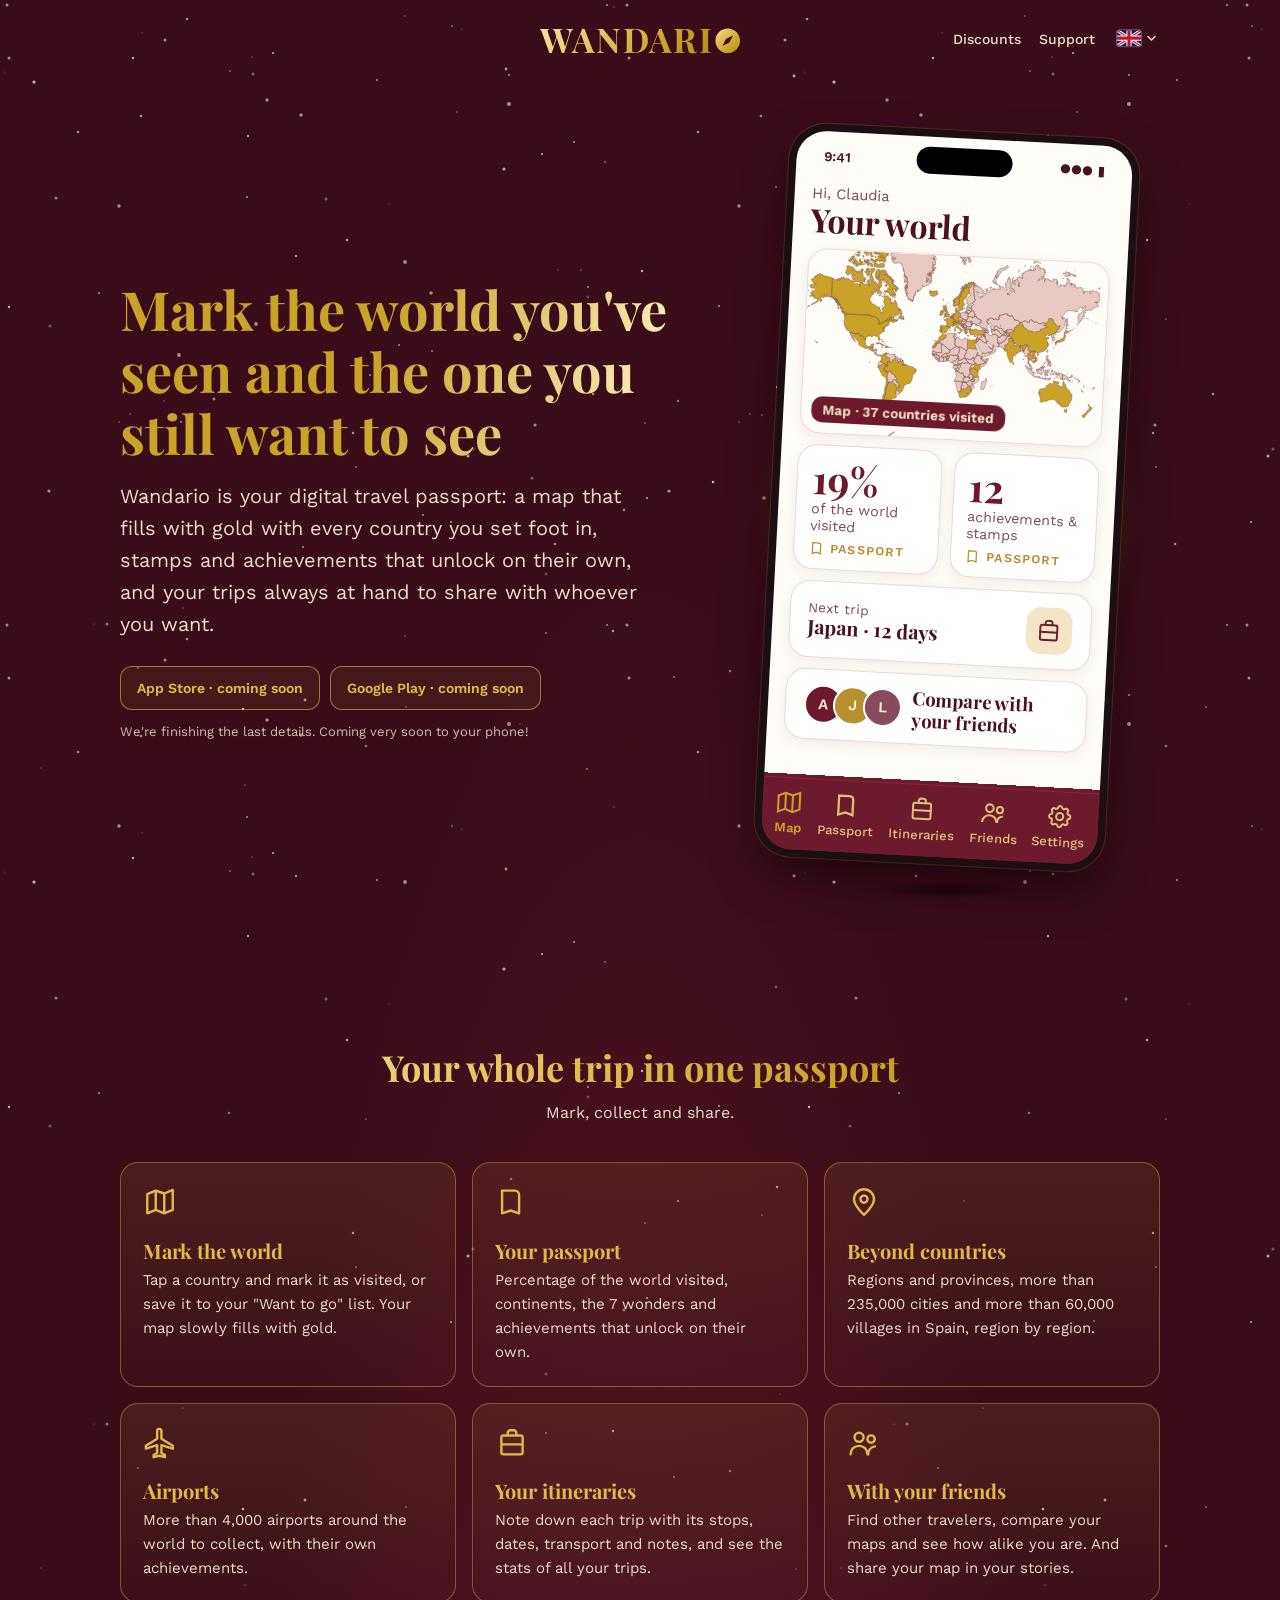
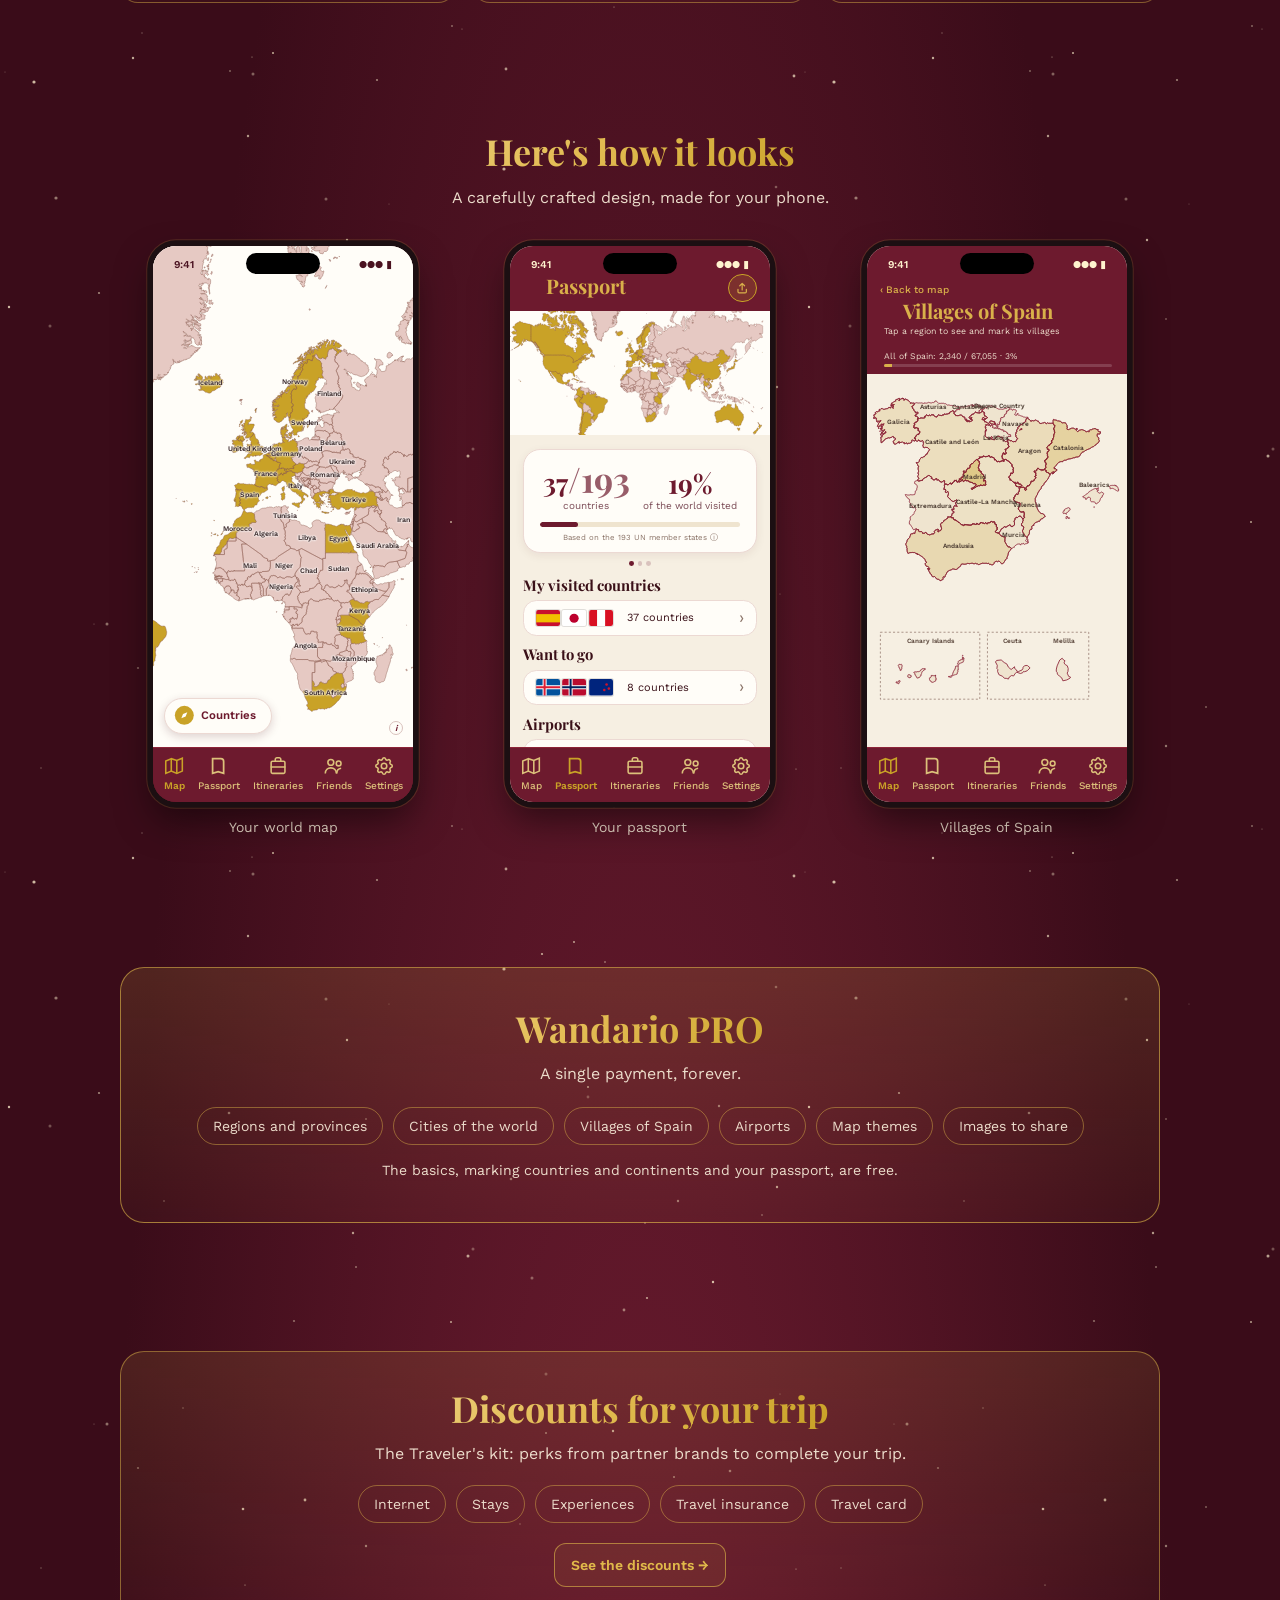
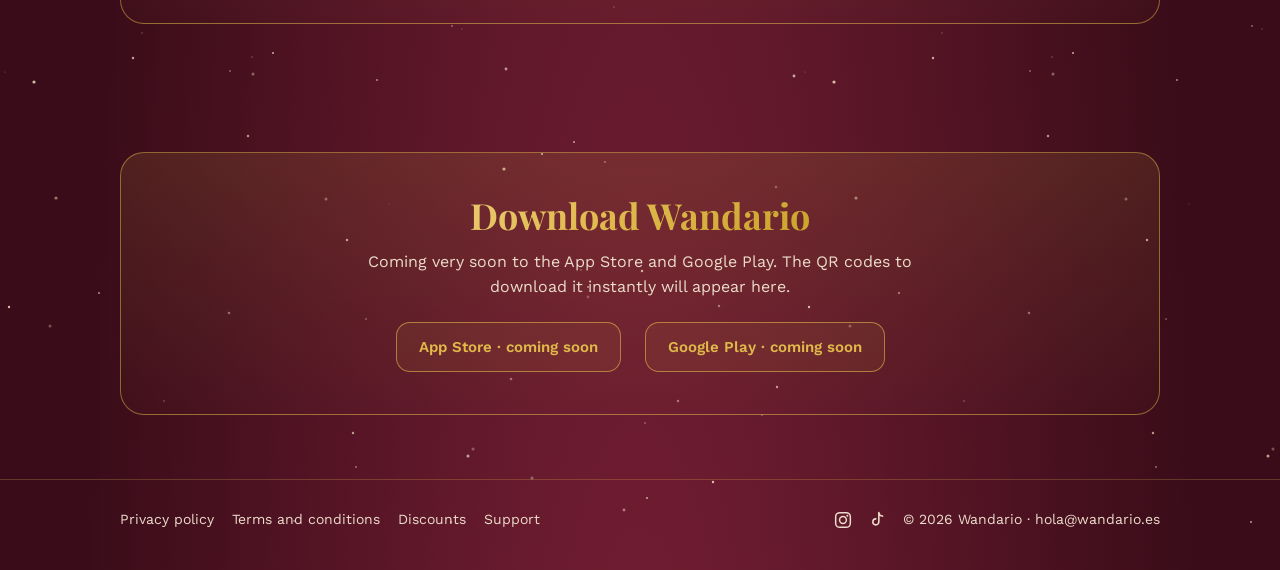
<file: en/index.html>
<!doctype html>
<html lang="en">
<head>
<meta charset="utf-8">
<meta name="viewport" content="width=device-width,initial-scale=1">
<title>Wandario · Your digital travel passport</title>
<meta name="description" content="Mark the world you've seen and the one you still want to see. Your map, your passport with stamps and achievements, your itineraries and your friends, in a single app.">
<meta name="theme-color" content="#3a0c19">
<link rel="canonical" href="https://wandario.es/en/">
<link rel="alternate" hreflang="es" href="https://wandario.es/">
<link rel="alternate" hreflang="en" href="https://wandario.es/en/">
<link rel="alternate" hreflang="x-default" href="https://wandario.es/">
<link rel="icon" href="/favicon.ico" sizes="any">
<link rel="icon" href="/favicon-32.png" type="image/png" sizes="32x32">
<link rel="icon" href="/favicon-48.png" type="image/png" sizes="48x48">
<link rel="icon" href="/favicon-96.png" type="image/png" sizes="96x96">
<link rel="apple-touch-icon" href="/apple-touch-icon.png">
<link rel="manifest" href="/site.webmanifest">
<meta property="og:type" content="website">
<meta property="og:locale" content="en_GB">
<meta property="og:title" content="Wandario · Your digital travel passport">
<meta property="og:description" content="Mark the world you've seen and the one you still want to see. Your map, your passport with stamps and achievements, your itineraries and your friends, in a single app.">
<meta property="og:url" content="https://wandario.es/en/">
<meta property="og:image" content="https://wandario.es/img/og-wandario.png?v=4">
<meta property="og:image:width" content="1200">
<meta property="og:image:height" content="630">
<meta name="twitter:card" content="summary_large_image">
<link rel="stylesheet" href="/css/style.css?v=1be10bf0">
<script>(function(){if('scrollRestoration' in history)history.scrollRestoration='manual';if(location.hash)return;var moved=false,t0=Date.now(),touching=false,dragged=false;addEventListener('touchstart',function(){touching=true;dragged=false},{passive:true,capture:true});addEventListener('touchmove',function(){if(touching)dragged=true},{passive:true,capture:true});['touchend','touchcancel'].forEach(function(e){addEventListener(e,function(){touching=false},{passive:true,capture:true})});['wheel','keydown','mousedown'].forEach(function(e){addEventListener(e,function(){if(!moved&&Date.now()-t0>500)moved=true},{passive:true,capture:true})});function y(){return window.pageYOffset||document.documentElement.scrollTop||0}function top(){if(moved||Date.now()-t0>8000)return;var v=y();if(v>120){moved=true;return}if(v>0&&!(touching&&dragged))window.scrollTo(0,0)}top();var iv=setInterval(function(){if(moved||Date.now()-t0>8000){clearInterval(iv);return}top()},100);addEventListener('scroll',top,{passive:true});addEventListener('load',top);addEventListener('pageshow',top)})()</script>
<script>document.documentElement.className+=" js"</script>
<script type="application/ld+json">{"@context":"https://schema.org","@graph":[{"@type":"Organization","@id":"https://wandario.es/#org","name":"Wandario","url":"https://wandario.es/","logo":{"@type":"ImageObject","url":"https://wandario.es/icon-512.png","width":512,"height":512},"image":{"@type":"ImageObject","url":"https://wandario.es/icon-512.png","width":512,"height":512},"sameAs":["https://www.instagram.com/wandarioapp/","https://www.tiktok.com/@wandarioapp"]},{"@type":"WebSite","@id":"https://wandario.es/#website","url":"https://wandario.es/","name":"Wandario","inLanguage":"en","publisher":{"@id":"https://wandario.es/#org"}},{"@type":"WebPage","@id":"https://wandario.es/en/#page","url":"https://wandario.es/en/","isPartOf":{"@id":"https://wandario.es/#website"},"primaryImageOfPage":{"@type":"ImageObject","url":"https://wandario.es/icon-512.png","width":512,"height":512},"image":{"@type":"ImageObject","url":"https://wandario.es/icon-512.png","width":512,"height":512}}]}</script>
</head>
<body class="stars">
<div class="twinkle" aria-hidden="true"></div>
<header class="top wrap">
  <a class="brand" href="/en/" aria-label="Wandario, home"><span class="word">WANDARI</span><span class="o" aria-hidden="true"><span class="face fa"><svg viewBox="0 0 62 62"><circle cx="31" cy="31" r="30" fill="url(#gdisc)"/><polygon points="44,18 26.9,26.9 18,44 35,35" fill="#3a0c19"/></svg></span><span class="face fb"><svg viewBox="0 0 62 62"><circle cx="31" cy="31" r="30" fill="url(#gdisc)"/><path transform="translate(31 31) scale(.95) translate(-31 -31)" d="M31 17l2.4 9.5 10.6 5.4v3l-10.6-2.4-.8 6.5 3.8 3v2.4L31 42.6l-4.4 1.8V42l3.8-3-.8-6.5L19 34.9v-3l10.6-5.4z" fill="#3a0c19"/></svg></span></span></a>
  <details class="mnav"><summary aria-label="Menu"><span></span><span></span><span></span></summary>
    <div class="mpanel"><a href="/en/discounts/">Discounts</a><a href="/en/support/">Support</a><a href="/en/privacy/">Privacy policy</a><a href="/en/terms/">Terms and conditions</a></div>
  </details>
  <nav>
    <a class="sup" href="/en/discounts/">Discounts</a>
    <a class="sup" href="/en/support/">Support</a>
    <details class="lang"><summary aria-label="Idioma / Language"><span class="flag"><svg viewBox="0 0 60 40" aria-hidden="true"><rect width="60" height="40" fill="#012169"/><path d="M0 0L60 40M60 0L0 40" stroke="#fff" stroke-width="8"/><path d="M0 0L60 40M60 0L0 40" stroke="#c8102e" stroke-width="3"/><path d="M30 0V40M0 20H60" stroke="#fff" stroke-width="13"/><path d="M30 0V40M0 20H60" stroke="#c8102e" stroke-width="8"/></svg></span><svg class="chev" viewBox="0 0 10 6" aria-hidden="true"><path d="M1 1l4 4 4-4" fill="none" stroke="currentColor" stroke-width="1.6" stroke-linecap="round" stroke-linejoin="round"/></svg></summary>
      <div class="menu">
        <a href="/" hreflang="es" lang="es"><span class="flag"><svg viewBox="0 0 22 16" aria-hidden="true"><rect width="22" height="16" fill="#c60b1e"/><rect y="4" width="22" height="8" fill="#ffc400"/></svg></span>Español</a>
        <a href="/en/" hreflang="en" lang="en" aria-current="true"><span class="flag"><svg viewBox="0 0 60 40" aria-hidden="true"><rect width="60" height="40" fill="#012169"/><path d="M0 0L60 40M60 0L0 40" stroke="#fff" stroke-width="8"/><path d="M0 0L60 40M60 0L0 40" stroke="#c8102e" stroke-width="3"/><path d="M30 0V40M0 20H60" stroke="#fff" stroke-width="13"/><path d="M30 0V40M0 20H60" stroke="#c8102e" stroke-width="8"/></svg></span>English<i class="tick">✓</i></a>
      </div>
    </details>
  </nav>
</header>
<svg width="0" height="0" style="position:absolute" aria-hidden="true"><defs><linearGradient id="gdisc" x1="0" y1="0" x2="1" y2="1"><stop offset="0" stop-color="#f7e7b0"/><stop offset=".35" stop-color="#e2bb52"/><stop offset=".7" stop-color="#c9a227"/><stop offset="1" stop-color="#b48a1c"/></linearGradient></defs></svg>
<main>
  <div class="wrap hero">
    <div>
      <h1 class="gold shimmer">Mark the world you've seen<br class="mb"> and the one you still want to see</h1>
      <p class="lead">Wandario is your digital travel passport: a map that fills with gold with every country you set foot in, stamps and achievements that unlock on their own, and your trips always at hand to share with whoever you want.</p>
      <div class="badges">
        <a class="badge" href="#download" style="text-decoration:none">App Store · coming soon</a>
        <a class="badge" href="#download" style="text-decoration:none">Google Play · coming soon</a>
      </div>
      <p class="soon">We're finishing the last details. Coming very soon to your phone!</p>
    </div>
    <div class="hero-art"><div class="halo" aria-hidden="true"></div><div class="phone float hpf"><div class="hp" role="img" aria-label="Wandario screen: your world map with 37 countries visited, your passport, your next trip and your friends">
  <div class="hp-status" aria-hidden="true"><span>9:41</span><span class="hp-notch"></span><span>●●● ▮</span></div>
  <div class="hp-dash" aria-hidden="true">
    <div class="hp-hello"><span class="s">Hi, Claudia</span><span class="t">Your world</span></div>
    <div class="hp-card hp-map"><img src="/img/hero-map.svg?v=6008c61d" alt="" width="1000" height="400"><span class="hp-tag">Map · 37 countries visited</span><span class="ring" aria-hidden="true"></span><span class="dot" aria-hidden="true"></span></div>
    <div class="hp-two">
      <div class="hp-card hp-pc"><span class="n">19%</span><span class="l">of the world visited</span><span class="k"><svg viewBox="0 0 24 24" fill="none" stroke="#b8902f" stroke-width="1.9" aria-hidden="true"><path d="M5 4h9a3 3 0 013 3v13l-6-2-6 2V4z"/></svg>Passport</span></div>
      <div class="hp-card hp-pc"><span class="n">12</span><span class="l">achievements & stamps</span><span class="k"><svg viewBox="0 0 24 24" fill="none" stroke="#b8902f" stroke-width="1.9" aria-hidden="true"><path d="M5 4h9a3 3 0 013 3v13l-6-2-6 2V4z"/></svg>Passport</span></div>
    </div>
    <div class="hp-card hp-trip"><div><span class="s">Next trip</span><span class="t">Japan · 12 days</span></div><span class="hp-ib"><svg viewBox="0 0 24 24" fill="none" stroke="#6d1a2e" stroke-width="1.7" aria-hidden="true"><path d="M9 6V4.8A1.8 1.8 0 0110.8 3h2.4A1.8 1.8 0 0115 4.8V6" stroke-linecap="round" stroke-linejoin="round"/><path d="M4.5 8.2A1.5 1.5 0 016 6.7h12a1.5 1.5 0 011.5 1.5v10.3a1.5 1.5 0 01-1.5 1.5H6a1.5 1.5 0 01-1.5-1.5V8.2z"/><path d="M4.5 13h15" stroke-linecap="round"/></svg></span></div>
    <div class="hp-card hp-fr"><i class="hp-av">A</i><i class="hp-av b">J</i><i class="hp-av c">L</i><span class="t">Compare with your friends</span></div>
  </div>
  <div class="hp-tabs" aria-hidden="true"><div class="hp-tab on"><svg viewBox="0 0 24 24" fill="none" stroke="currentColor" stroke-width="1.7" aria-hidden="true"><path d="M9 4l-6 2.5v13.5l6-2.5 6 2.5 6-2.5V3.5L15 6 9 4z"/><path d="M9 4v13.5M15 6v13.5"/></svg><span>Map</span></div><div class="hp-tab"><svg viewBox="0 0 24 24" fill="none" stroke="currentColor" stroke-width="1.9" aria-hidden="true"><path d="M5 4h9a3 3 0 013 3v13l-6-2-6 2V4z"/></svg><span>Passport</span></div><div class="hp-tab"><svg viewBox="0 0 24 24" fill="none" stroke="currentColor" stroke-width="1.7" aria-hidden="true"><path d="M9 6V4.8A1.8 1.8 0 0110.8 3h2.4A1.8 1.8 0 0115 4.8V6" stroke-linecap="round" stroke-linejoin="round"/><path d="M4.5 8.2A1.5 1.5 0 016 6.7h12a1.5 1.5 0 011.5 1.5v10.3a1.5 1.5 0 01-1.5 1.5H6a1.5 1.5 0 01-1.5-1.5V8.2z"/><path d="M4.5 13h15" stroke-linecap="round"/></svg><span>Itineraries</span></div><div class="hp-tab"><svg viewBox="0 0 24 24" fill="none" stroke="currentColor" stroke-width="1.7" aria-hidden="true"><circle cx="8.5" cy="8" r="3.2"/><path d="M2.5 20c0-3.6 2.7-6 6-6s6 2.4 6 6"/><circle cx="17" cy="9.2" r="2.6"/><path d="M15 20c0-3 1.9-5.2 4.7-5.6"/></svg><span>Friends</span></div><div class="hp-tab"><svg viewBox="0 0 24 24" fill="none" stroke="currentColor" stroke-width="1.7" aria-hidden="true"><path stroke-linejoin="round" d="M10.33 4.32c.43-1.76 2.91-1.76 3.34 0a1.72 1.72 0 002.57 1.06c1.54-.94 3.3.82 2.36 2.36a1.72 1.72 0 001.07 2.57c1.75.43 1.75 2.91 0 3.34a1.72 1.72 0 00-1.07 2.57c.94 1.54-.82 3.3-2.36 2.36a1.72 1.72 0 00-2.57 1.07c-.43 1.75-2.91 1.75-3.34 0a1.72 1.72 0 00-2.57-1.07c-1.54.94-3.3-.82-2.36-2.36a1.72 1.72 0 00-1.06-2.57c-1.76-.43-1.76-2.91 0-3.34a1.72 1.72 0 001.06-2.57c-.94-1.54.82-3.3 2.36-2.36 1 .61 2.3.07 2.57-1.06z"/><circle cx="12" cy="12" r="3"/></svg><span>Settings</span></div></div>
</div></div><div class="ground" aria-hidden="true"></div></div>
  </div>

  <section>
    <div class="wrap">
      <h2 class="gold reveal">Your whole trip in one passport</h2>
      <p class="sub">Mark, collect and share.</p>
      <div class="cards">
        <div class="card reveal"><svg viewBox="0 0 24 24"><path d="M9 4l-6 2.5v13.5l6-2.5 6 2.5 6-2.5V3.5L15 6 9 4zM9 4v13.5M15 6v13.5"/></svg><h3>Mark the world</h3><p>Tap a country and mark it as visited, or save it to your "Want to go" list. Your map slowly fills with gold.</p></div>
        <div class="card reveal"><svg viewBox="0 0 24 24"><path d="M5 4h9a3 3 0 013 3v13l-6-2-6 2V4z"/></svg><h3>Your passport</h3><p>Percentage of the world visited, continents, the 7 wonders and achievements that unlock on their own.</p></div>
        <div class="card reveal"><svg viewBox="0 0 24 24"><path d="M12 21s-7-6.2-7-11a7 7 0 1114 0c0 4.8-7 11-7 11z"/><circle cx="12" cy="10" r="2.5"/></svg><h3>Beyond countries</h3><p>Regions and provinces, more than 235,000 cities and more than 60,000 villages in Spain, region by region.</p></div>
        <div class="card reveal"><svg viewBox="0 0 24 24"><path d="M21 16v-2l-8-5V3.5a1.5 1.5 0 00-3 0V9l-8 5v2l8-2.5V19l-2.5 1.5V22l4-1 4 1v-1.5L13 19v-5.5l8 2.5z"/></svg><h3>Airports</h3><p>More than 4,000 airports around the world to collect, with their own achievements.</p></div>
        <div class="card reveal"><svg viewBox="0 0 24 24"><path d="M4.5 8.2A1.5 1.5 0 016 6.7h12a1.5 1.5 0 011.5 1.5v10.3a1.5 1.5 0 01-1.5 1.5H6a1.5 1.5 0 01-1.5-1.5V8.2zM9 6V4.8A1.8 1.8 0 0110.8 3h2.4A1.8 1.8 0 0115 4.8V6M4.5 13h15"/></svg><h3>Your itineraries</h3><p>Note down each trip with its stops, dates, transport and notes, and see the stats of all your trips.</p></div>
        <div class="card reveal"><svg viewBox="0 0 24 24"><circle cx="8.5" cy="8" r="3.2"/><path d="M2.5 20c0-3.6 2.7-6 6-6s6 2.4 6 6"/><circle cx="17" cy="9.2" r="2.6"/><path d="M15 20c0-3 1.9-5.2 4.7-5.6"/></svg><h3>With your friends</h3><p>Find other travelers, compare your maps and see how alike you are. And share your map in your stories.</p></div>
      </div>
    </div>
  </section>

  <section>
    <div class="wrap">
      <h2 class="gold reveal">Here's how it looks</h2>
      <p class="sub">A carefully crafted design, made for your phone.</p>
      <div class="screens">
        <figure class="reveal"><div class="phone hpf"><div class="hp" role="img" aria-label="World map with marked countries"><div class="hp-status" aria-hidden="true"><span>9:41</span><span class="hp-notch"></span><span>●●● ▮</span></div>
  <div class="hp-mapz" aria-hidden="true"><img loading="lazy" src="/img/scr-mapa.svg?v=b61e47d5" alt="" width="272" height="524"><span class="hp-lb" style="left:21.8%;top:27.4%">Iceland</span><span class="hp-lb" style="left:39.3%;top:40.6%">United Kingdom</span><span class="hp-lb" style="left:43.3%;top:45.5%">France</span><span class="hp-lb" style="left:51.4%;top:41.5%">Germany</span><span class="hp-lb" style="left:67.7%;top:29.5%">Finland</span><span class="hp-lb" style="left:69.4%;top:39.4%">Belarus</span><span class="hp-lb" style="left:72.7%;top:43.1%">Ukraine</span><span class="hp-lb" style="left:66.3%;top:45.7%">Romania</span><span class="hp-lb" style="left:77.0%;top:50.7%">Türkiye</span><span class="hp-lb" style="left:37.2%;top:49.7%">Spain</span><span class="hp-lb" style="left:54.7%;top:48.0%">Italy</span><span class="hp-lb" style="left:32.4%;top:56.5%">Morocco</span><span class="hp-lb" style="left:43.5%;top:57.5%">Algeria</span><span class="hp-lb" style="left:50.6%;top:53.9%">Tunisia</span><span class="hp-lb" style="left:59.2%;top:58.2%">Libya</span><span class="hp-lb" style="left:71.3%;top:58.5%">Egypt</span><span class="hp-lb" style="left:71.4%;top:64.5%">Sudan</span><span class="hp-lb" style="left:59.9%;top:64.9%">Chad</span><span class="hp-lb" style="left:50.4%;top:63.8%">Niger</span><span class="hp-lb" style="left:37.2%;top:63.8%">Mali</span><span class="hp-lb" style="left:49.1%;top:68.0%">Nigeria</span><span class="hp-lb" style="left:81.2%;top:68.6%">Ethiopia</span><span class="hp-lb" style="left:79.4%;top:72.9%">Kenya</span><span class="hp-lb" style="left:76.4%;top:76.5%">Tanzania</span><span class="hp-lb" style="left:58.7%;top:79.8%">Angola</span><span class="hp-lb" style="left:66.4%;top:89.3%">South Africa</span><span class="hp-lb" style="left:77.1%;top:82.5%">Mozambique</span><span class="hp-lb" style="left:86.2%;top:59.9%">Saudi Arabia</span><span class="hp-lb" style="left:96.2%;top:54.8%">Iran</span><span class="hp-lb" style="left:54.7%;top:27.2%">Norway</span><span class="hp-lb" style="left:58.2%;top:35.3%">Sweden</span><span class="hp-lb" style="left:60.6%;top:40.6%">Poland</span></div>
  <div class="hp-pill" aria-hidden="true"><svg viewBox="0 0 24 24" aria-hidden="true"><circle cx="12" cy="12" r="11" fill="#c9a227"/><path d="M15.5 8.5l-2 5-5 2 2-5z" fill="#fff"/></svg><span>Countries</span></div><div class="hp-info" aria-hidden="true">i</div>
  <div class="hp-tabs" aria-hidden="true"><div class="hp-tab on"><svg viewBox="0 0 24 24" fill="none" stroke="currentColor" stroke-width="1.7" aria-hidden="true"><path d="M9 4l-6 2.5v13.5l6-2.5 6 2.5 6-2.5V3.5L15 6 9 4z"/><path d="M9 4v13.5M15 6v13.5"/></svg><span>Map</span></div><div class="hp-tab"><svg viewBox="0 0 24 24" fill="none" stroke="currentColor" stroke-width="1.9" aria-hidden="true"><path d="M5 4h9a3 3 0 013 3v13l-6-2-6 2V4z"/></svg><span>Passport</span></div><div class="hp-tab"><svg viewBox="0 0 24 24" fill="none" stroke="currentColor" stroke-width="1.7" aria-hidden="true"><path d="M9 6V4.8A1.8 1.8 0 0110.8 3h2.4A1.8 1.8 0 0115 4.8V6" stroke-linecap="round" stroke-linejoin="round"/><path d="M4.5 8.2A1.5 1.5 0 016 6.7h12a1.5 1.5 0 011.5 1.5v10.3a1.5 1.5 0 01-1.5 1.5H6a1.5 1.5 0 01-1.5-1.5V8.2z"/><path d="M4.5 13h15" stroke-linecap="round"/></svg><span>Itineraries</span></div><div class="hp-tab"><svg viewBox="0 0 24 24" fill="none" stroke="currentColor" stroke-width="1.7" aria-hidden="true"><circle cx="8.5" cy="8" r="3.2"/><path d="M2.5 20c0-3.6 2.7-6 6-6s6 2.4 6 6"/><circle cx="17" cy="9.2" r="2.6"/><path d="M15 20c0-3 1.9-5.2 4.7-5.6"/></svg><span>Friends</span></div><div class="hp-tab"><svg viewBox="0 0 24 24" fill="none" stroke="currentColor" stroke-width="1.7" aria-hidden="true"><path stroke-linejoin="round" d="M10.33 4.32c.43-1.76 2.91-1.76 3.34 0a1.72 1.72 0 002.57 1.06c1.54-.94 3.3.82 2.36 2.36a1.72 1.72 0 001.07 2.57c1.75.43 1.75 2.91 0 3.34a1.72 1.72 0 00-1.07 2.57c.94 1.54-.82 3.3-2.36 2.36a1.72 1.72 0 00-2.57 1.07c-.43 1.75-2.91 1.75-3.34 0a1.72 1.72 0 00-2.57-1.07c-1.54.94-3.3-.82-2.36-2.36a1.72 1.72 0 00-1.06-2.57c-1.76-.43-1.76-2.91 0-3.34a1.72 1.72 0 001.06-2.57c-.94-1.54.82-3.3 2.36-2.36 1 .61 2.3.07 2.57-1.06z"/><circle cx="12" cy="12" r="3"/></svg><span>Settings</span></div></div></div></div><figcaption>Your world map</figcaption></figure>
        <figure class="reveal"><div class="phone hpf"><div class="hp hp-pas hp-light" role="img" aria-label="Passport showing the percentage of the world visited"><div class="hp-status" aria-hidden="true"><span>9:41</span><span class="hp-notch"></span><span>●●● ▮</span></div>
  <div class="hp-hd" aria-hidden="true"><span class="ti">Passport</span><span class="hp-share"><svg viewBox="0 0 24 24" fill="none" stroke="#d9b04a" stroke-width="2" stroke-linecap="round" stroke-linejoin="round" aria-hidden="true"><path d="M12 15V4M8 8l4-4 4 4M5 14v4a2 2 0 002 2h10a2 2 0 002-2v-4"/></svg></span></div>
  <div class="hp-pband" aria-hidden="true"><img loading="lazy" src="/img/scr-pasaporte.svg?v=91cf66f0" alt="" width="272" height="130"></div>
  <div class="hp-pbody" aria-hidden="true">
    <div class="hp-st"><div class="row"><div><span class="n">37<small>/193</small></span><span class="l">countries</span></div><div><span class="n">19%</span><span class="l">of the world visited</span></div></div>
      <div class="hp-bar"><i style="width:19%"></i></div><span class="nt">Based on the 193 UN member states ⓘ</span></div>
    <div class="hp-dots"><i></i><i></i><i></i></div>
    <span class="hp-sec">My visited countries</span>
    <div class="hp-rw"><span class="fls"><svg class="fl" viewBox="0 0 26 18" aria-hidden="true"><rect width="26" height="18" fill="#c8102e"/><rect y="4.5" width="26" height="9" fill="#f1bf00"/></svg><svg class="fl" viewBox="0 0 26 18" aria-hidden="true"><rect width="26" height="18" fill="#fff"/><circle cx="13" cy="9" r="5" fill="#bc002d"/></svg><svg class="fl" viewBox="0 0 26 18" aria-hidden="true"><rect width="26" height="18" fill="#d91023"/><rect x="8.6" width="8.8" height="18" fill="#fff"/></svg></span><span>37 countries</span><span class="ch">›</span></div>
    <span class="hp-sec">Want to go</span>
    <div class="hp-rw"><span class="fls"><svg class="fl" viewBox="0 0 26 18" aria-hidden="true"><rect width="26" height="18" fill="#02529c"/><rect x="7" width="4.4" height="18" fill="#fff"/><rect y="6.8" width="26" height="4.4" fill="#fff"/><rect x="8.1" width="2.2" height="18" fill="#dc1e35"/><rect y="7.9" width="26" height="2.2" fill="#dc1e35"/></svg><svg class="fl" viewBox="0 0 26 18" aria-hidden="true"><rect width="26" height="18" fill="#ba0c2f"/><rect x="7" width="4.4" height="18" fill="#fff"/><rect y="6.8" width="26" height="4.4" fill="#fff"/><rect x="8.1" width="2.2" height="18" fill="#00205b"/><rect y="7.9" width="26" height="2.2" fill="#00205b"/></svg><svg class="fl" viewBox="0 0 26 18" aria-hidden="true"><rect width="26" height="18" fill="#00247d"/><circle cx="19" cy="6" r="1.4" fill="#cc142b"/><circle cx="21.5" cy="10.5" r="1.4" fill="#cc142b"/><circle cx="16.5" cy="12" r="1.4" fill="#cc142b"/></svg></span><span>8 countries</span><span class="ch">›</span></div>
    <span class="hp-sec">Airports</span>
    <div class="hp-rw"><span class="ib"><svg viewBox="0 0 24 24" fill="none" stroke="#6d1a2e" stroke-width="1.7" aria-hidden="true"><path d="M9 6V4.8A1.8 1.8 0 0110.8 3h2.4A1.8 1.8 0 0115 4.8V6" stroke-linecap="round" stroke-linejoin="round"/><path d="M4.5 8.2A1.5 1.5 0 016 6.7h12a1.5 1.5 0 011.5 1.5v10.3a1.5 1.5 0 01-1.5 1.5H6a1.5 1.5 0 01-1.5-1.5V8.2z"/><path d="M4.5 13h15" stroke-linecap="round"/></svg></span><span>Airports</span><span class="ch">›</span></div>
  </div>
  <div class="hp-tabs" aria-hidden="true"><div class="hp-tab"><svg viewBox="0 0 24 24" fill="none" stroke="currentColor" stroke-width="1.7" aria-hidden="true"><path d="M9 4l-6 2.5v13.5l6-2.5 6 2.5 6-2.5V3.5L15 6 9 4z"/><path d="M9 4v13.5M15 6v13.5"/></svg><span>Map</span></div><div class="hp-tab on"><svg viewBox="0 0 24 24" fill="none" stroke="currentColor" stroke-width="1.9" aria-hidden="true"><path d="M5 4h9a3 3 0 013 3v13l-6-2-6 2V4z"/></svg><span>Passport</span></div><div class="hp-tab"><svg viewBox="0 0 24 24" fill="none" stroke="currentColor" stroke-width="1.7" aria-hidden="true"><path d="M9 6V4.8A1.8 1.8 0 0110.8 3h2.4A1.8 1.8 0 0115 4.8V6" stroke-linecap="round" stroke-linejoin="round"/><path d="M4.5 8.2A1.5 1.5 0 016 6.7h12a1.5 1.5 0 011.5 1.5v10.3a1.5 1.5 0 01-1.5 1.5H6a1.5 1.5 0 01-1.5-1.5V8.2z"/><path d="M4.5 13h15" stroke-linecap="round"/></svg><span>Itineraries</span></div><div class="hp-tab"><svg viewBox="0 0 24 24" fill="none" stroke="currentColor" stroke-width="1.7" aria-hidden="true"><circle cx="8.5" cy="8" r="3.2"/><path d="M2.5 20c0-3.6 2.7-6 6-6s6 2.4 6 6"/><circle cx="17" cy="9.2" r="2.6"/><path d="M15 20c0-3 1.9-5.2 4.7-5.6"/></svg><span>Friends</span></div><div class="hp-tab"><svg viewBox="0 0 24 24" fill="none" stroke="currentColor" stroke-width="1.7" aria-hidden="true"><path stroke-linejoin="round" d="M10.33 4.32c.43-1.76 2.91-1.76 3.34 0a1.72 1.72 0 002.57 1.06c1.54-.94 3.3.82 2.36 2.36a1.72 1.72 0 001.07 2.57c1.75.43 1.75 2.91 0 3.34a1.72 1.72 0 00-1.07 2.57c.94 1.54-.82 3.3-2.36 2.36a1.72 1.72 0 00-2.57 1.07c-.43 1.75-2.91 1.75-3.34 0a1.72 1.72 0 00-2.57-1.07c-1.54.94-3.3-.82-2.36-2.36a1.72 1.72 0 00-1.06-2.57c-1.76-.43-1.76-2.91 0-3.34a1.72 1.72 0 001.06-2.57c-.94-1.54.82-3.3 2.36-2.36 1 .61 2.3.07 2.57-1.06z"/><circle cx="12" cy="12" r="3"/></svg><span>Settings</span></div></div></div></div><figcaption>Your passport</figcaption></figure>
        <figure class="reveal"><div class="phone hpf"><div class="hp hp-pu hp-light" role="img" aria-label="Map of the villages of Spain by region"><div class="hp-status" aria-hidden="true"><span>9:41</span><span class="hp-notch"></span><span>●●● ▮</span></div>
  <div class="hp-hd" aria-hidden="true"><span class="bk">‹ Back to map</span><span class="ti">Villages of Spain</span><span class="sb">Tap a region to see and mark its villages</span><span class="pg">All of Spain: 2,340 / 67,055 · 3%</span><span class="tr"><i style="width:3.5%"></i></span></div>
  <div class="hp-pz" aria-hidden="true"><img loading="lazy" src="/img/scr-pueblos.svg?v=1da32c4b" alt="" width="272" height="390"><span class="hp-lb" style="left:12.2%;top:12.9%">Galicia</span><span class="hp-lb" style="left:25.4%;top:8.9%">Asturias</span><span class="hp-lb" style="left:39.0%;top:8.7%">Cantabria</span><span class="hp-lb" style="left:51.0%;top:8.5%">Basque Country</span><span class="hp-lb" style="left:57.0%;top:13.4%">Navarre</span><span class="hp-lb" style="left:49.5%;top:17.1%">La Rioja</span><span class="hp-lb" style="left:62.4%;top:20.7%">Aragon</span><span class="hp-lb" style="left:41.2%;top:27.6%">Madrid</span><span class="hp-lb" style="left:32.8%;top:18.2%">Castile and León</span><span class="hp-lb" style="left:46.1%;top:34.4%">Castile-La Mancha</span><span class="hp-lb" style="left:24.3%;top:35.3%">Extremadura</span><span class="hp-lb" style="left:77.6%;top:19.9%">Catalonia</span><span class="hp-lb" style="left:61.7%;top:35.1%">Valencia</span><span class="hp-lb" style="left:87.4%;top:29.7%">Balearics</span><span class="hp-lb" style="left:35.3%;top:46.2%">Andalusia</span><span class="hp-lb" style="left:56.2%;top:43.3%">Murcia</span><span class="hp-lb i" style="left:24.3%;top:71.5%">Canary Islands</span><span class="hp-lb i" style="left:56.1%;top:71.5%">Ceuta</span><span class="hp-lb i" style="left:75.6%;top:71.5%">Melilla</span></div>
  <div class="hp-tabs" aria-hidden="true"><div class="hp-tab on"><svg viewBox="0 0 24 24" fill="none" stroke="currentColor" stroke-width="1.7" aria-hidden="true"><path d="M9 4l-6 2.5v13.5l6-2.5 6 2.5 6-2.5V3.5L15 6 9 4z"/><path d="M9 4v13.5M15 6v13.5"/></svg><span>Map</span></div><div class="hp-tab"><svg viewBox="0 0 24 24" fill="none" stroke="currentColor" stroke-width="1.9" aria-hidden="true"><path d="M5 4h9a3 3 0 013 3v13l-6-2-6 2V4z"/></svg><span>Passport</span></div><div class="hp-tab"><svg viewBox="0 0 24 24" fill="none" stroke="currentColor" stroke-width="1.7" aria-hidden="true"><path d="M9 6V4.8A1.8 1.8 0 0110.8 3h2.4A1.8 1.8 0 0115 4.8V6" stroke-linecap="round" stroke-linejoin="round"/><path d="M4.5 8.2A1.5 1.5 0 016 6.7h12a1.5 1.5 0 011.5 1.5v10.3a1.5 1.5 0 01-1.5 1.5H6a1.5 1.5 0 01-1.5-1.5V8.2z"/><path d="M4.5 13h15" stroke-linecap="round"/></svg><span>Itineraries</span></div><div class="hp-tab"><svg viewBox="0 0 24 24" fill="none" stroke="currentColor" stroke-width="1.7" aria-hidden="true"><circle cx="8.5" cy="8" r="3.2"/><path d="M2.5 20c0-3.6 2.7-6 6-6s6 2.4 6 6"/><circle cx="17" cy="9.2" r="2.6"/><path d="M15 20c0-3 1.9-5.2 4.7-5.6"/></svg><span>Friends</span></div><div class="hp-tab"><svg viewBox="0 0 24 24" fill="none" stroke="currentColor" stroke-width="1.7" aria-hidden="true"><path stroke-linejoin="round" d="M10.33 4.32c.43-1.76 2.91-1.76 3.34 0a1.72 1.72 0 002.57 1.06c1.54-.94 3.3.82 2.36 2.36a1.72 1.72 0 001.07 2.57c1.75.43 1.75 2.91 0 3.34a1.72 1.72 0 00-1.07 2.57c.94 1.54-.82 3.3-2.36 2.36a1.72 1.72 0 00-2.57 1.07c-.43 1.75-2.91 1.75-3.34 0a1.72 1.72 0 00-2.57-1.07c-1.54.94-3.3-.82-2.36-2.36a1.72 1.72 0 00-1.06-2.57c-1.76-.43-1.76-2.91 0-3.34a1.72 1.72 0 001.06-2.57c-.94-1.54.82-3.3 2.36-2.36 1 .61 2.3.07 2.57-1.06z"/><circle cx="12" cy="12" r="3"/></svg><span>Settings</span></div></div></div></div><figcaption>Villages of Spain</figcaption></figure>
      </div>
    </div>
  </section>

  <section>
    <div class="wrap">
      <div class="pro reveal">
        <h2 class="gold reveal">Wandario PRO</h2>
        <p class="sub" style="margin-bottom:0">A single payment, forever.</p>
        <ul><li>Regions and provinces</li><li>Cities of the world</li><li>Villages of Spain</li><li>Airports</li><li>Map themes</li><li>Images to share</li></ul>
        <p style="color:var(--soft);font-size:14px;margin-top:14px">The basics, marking countries and continents and your passport, are free.</p>
      </div>
    </div>
  </section>
  <section>
    <div class="wrap">
      <div class="kit-teaser reveal">
        <h2 class="gold reveal">Discounts for your trip</h2>
        <p class="sub" style="margin-bottom:0">The Traveler's kit: perks from partner brands to complete your trip.</p>
        <ul><li>Internet</li><li>Stays</li><li>Experiences</li><li>Travel insurance</li><li>Travel card</li></ul>
        <a class="badge kit-more" href="/en/discounts/" style="text-decoration:none">See the discounts →</a>
      </div>
    </div>
  </section>
<section id="download">
    <div class="wrap"><div class="dl reveal">
      <h2 class="gold reveal">Download Wandario</h2>
      <p class="sub" style="margin-bottom:0">Coming very soon to the App Store and Google Play. The QR codes to download it instantly will appear here.</p>
      <div class="stores"><div class="store"><span class="btn">App Store · coming soon</span></div><div class="store"><span class="btn">Google Play · coming soon</span></div></div>
    </div></div>
  </section>
</main>
<footer>
  <div class="wrap row">
    <div><a href="/en/privacy/">Privacy policy</a><a href="/en/terms/">Terms and conditions</a><a href="/en/discounts/">Discounts</a><a href="/en/support/">Support</a></div>
    <div><span class="social"><a href="https://www.instagram.com/wandarioapp/" target="_blank" rel="noopener" aria-label="Instagram @wandarioapp"><svg viewBox="0 0 24 24" aria-hidden="true"><rect x="3.2" y="3.2" width="17.6" height="17.6" rx="5" fill="none" stroke="currentColor" stroke-width="1.8"/><circle cx="12" cy="12" r="4.1" fill="none" stroke="currentColor" stroke-width="1.8"/><circle cx="17.2" cy="6.8" r="1.2" fill="currentColor"/></svg></a><a href="https://www.tiktok.com/@wandarioapp" target="_blank" rel="noopener" aria-label="TikTok @wandarioapp"><svg viewBox="0 0 24 24" aria-hidden="true"><path d="M14.2 3v11.2a3.6 3.6 0 11-3.6-3.6M14.2 3c.3 2.4 1.9 4.1 4.5 4.3" fill="none" stroke="currentColor" stroke-width="1.9" stroke-linecap="round" stroke-linejoin="round"/></svg></a></span>© 2026 Wandario<span class="fe"> · <a href="mailto:hola@wandario.es" style="margin:0">hola@wandario.es</a></span></div>
  </div>
</footer>
<script>
(function(){var els=document.querySelectorAll('.reveal');if(!('IntersectionObserver' in window)){els.forEach(function(e){e.classList.add('in')});return}
els.forEach(function(e){var sib=Array.prototype.indexOf.call(e.parentNode.children,e);e.style.transitionDelay=((sib%3)*0.12)+'s'});
var io=new IntersectionObserver(function(en){en.forEach(function(x){if(x.isIntersecting){x.target.classList.add('in');io.unobserve(x.target)}})},{threshold:0.15});
els.forEach(function(e){io.observe(e)})})();
</script>
<script>document.addEventListener('click',function(e){document.querySelectorAll('details.lang[open],details.mnav[open]').forEach(function(d){if(!d.contains(e.target))d.removeAttribute('open')})});document.querySelectorAll('a.back').forEach(function(a){a.addEventListener('click',function(e){try{if(document.referrer&&new URL(document.referrer).origin===location.origin&&history.length>1){e.preventDefault();history.back()}}catch(x){}})})</script>
</body>
</html>
</file>
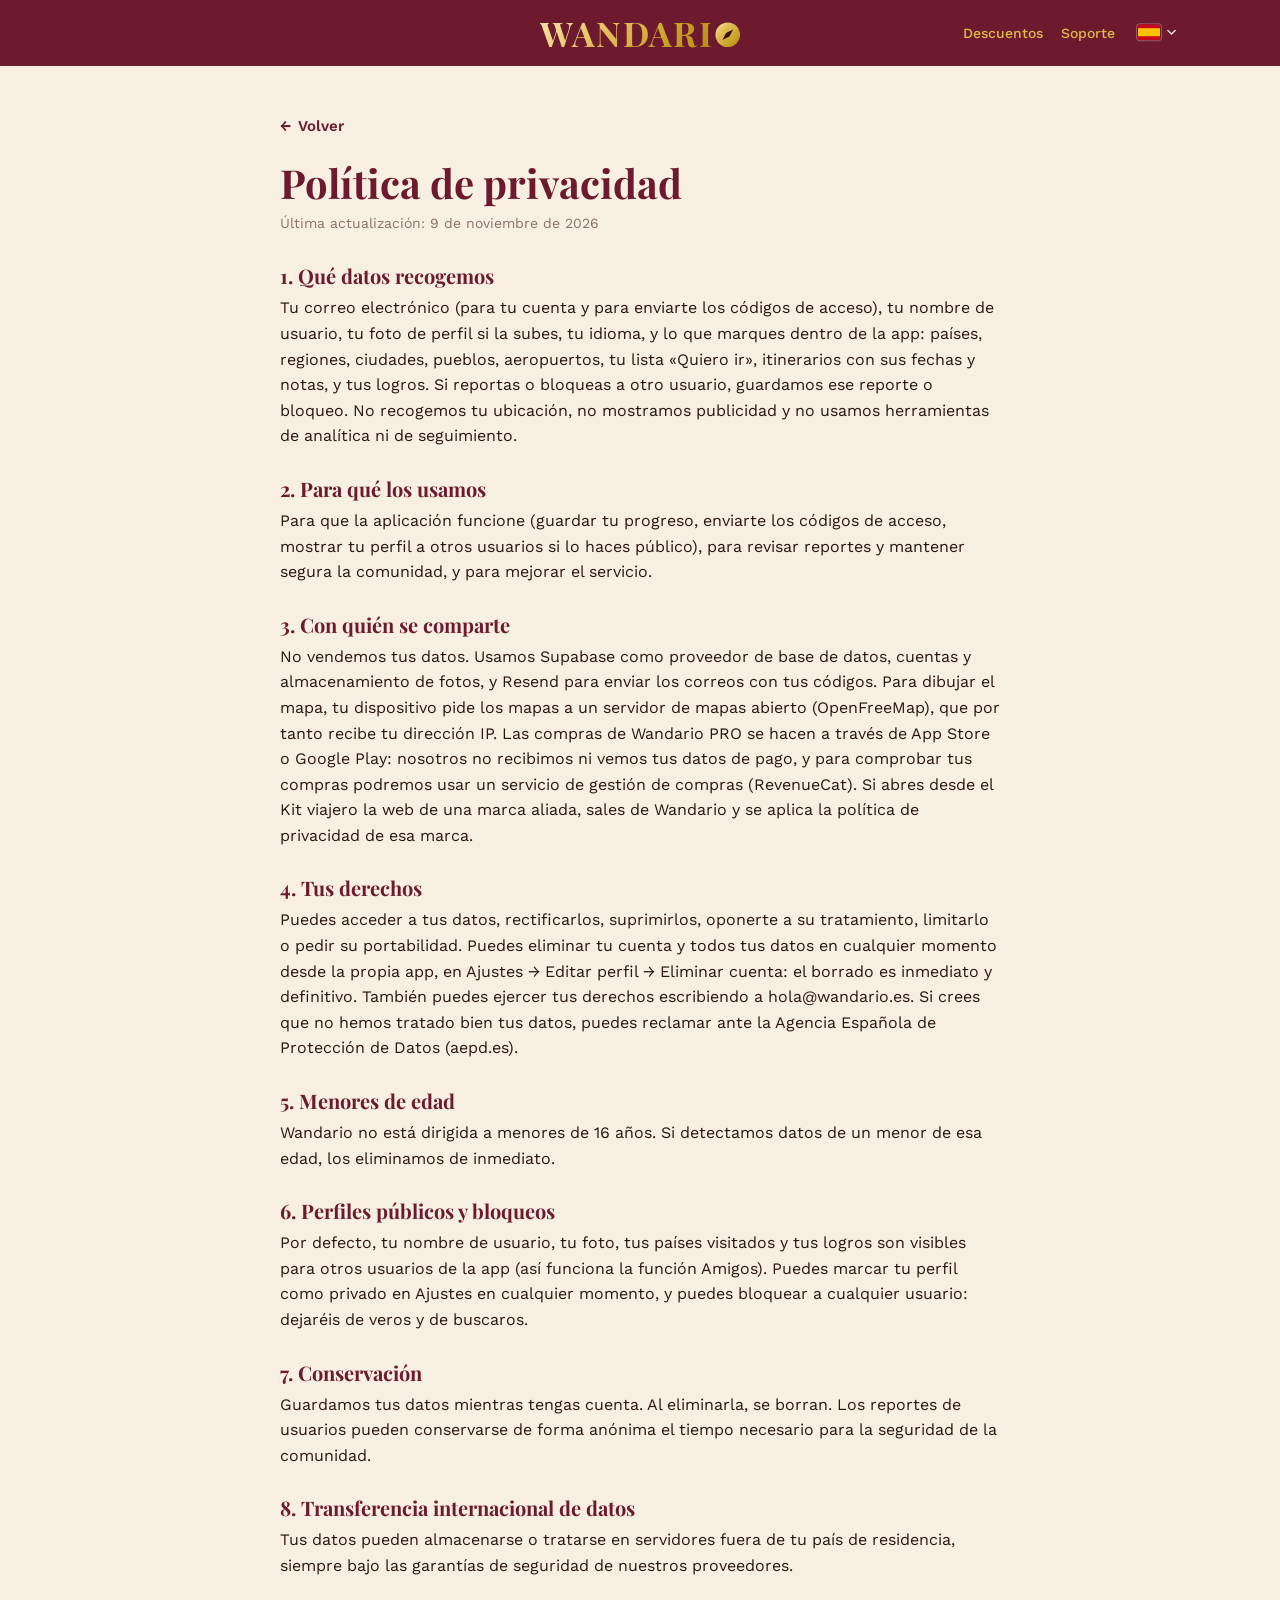
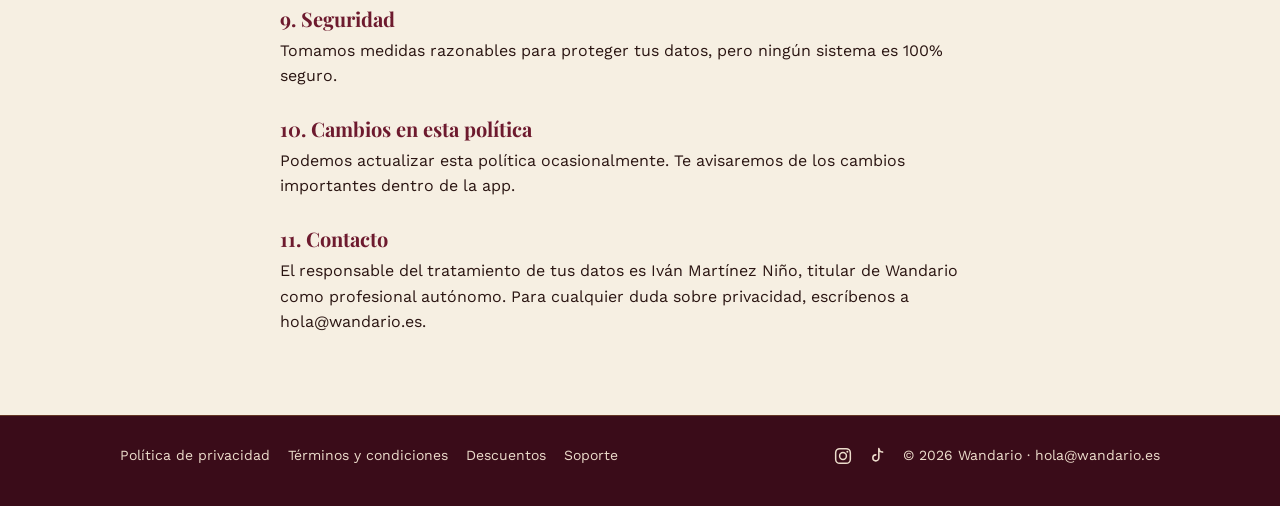
<file: privacidad/index.html>
<!doctype html>
<html lang="es">
<head>
<meta charset="utf-8">
<meta name="viewport" content="width=device-width,initial-scale=1">
<title>Política de privacidad · Wandario</title>
<meta name="description" content="Qué datos recoge Wandario, para qué los usa y cómo puedes ejercer tus derechos.">
<meta name="theme-color" content="#3a0c19">
<link rel="canonical" href="https://wandario.es/privacidad/">
<link rel="alternate" hreflang="es" href="https://wandario.es/privacidad/">
<link rel="alternate" hreflang="en" href="https://wandario.es/en/privacy/">
<link rel="alternate" hreflang="x-default" href="https://wandario.es/privacidad/">
<link rel="icon" href="/favicon.ico" sizes="any">
<link rel="icon" href="/favicon-32.png" type="image/png" sizes="32x32">
<link rel="icon" href="/favicon-48.png" type="image/png" sizes="48x48">
<link rel="icon" href="/favicon-96.png" type="image/png" sizes="96x96">
<link rel="apple-touch-icon" href="/apple-touch-icon.png">
<link rel="manifest" href="/site.webmanifest">
<meta property="og:type" content="website">
<meta property="og:locale" content="es_ES">
<meta property="og:title" content="Política de privacidad · Wandario">
<meta property="og:description" content="Qué datos recoge Wandario, para qué los usa y cómo puedes ejercer tus derechos.">
<meta property="og:url" content="https://wandario.es/privacidad/">
<meta property="og:image" content="https://wandario.es/img/og-wandario.png?v=4">
<meta property="og:image:width" content="1200">
<meta property="og:image:height" content="630">
<meta name="twitter:card" content="summary_large_image">
<link rel="stylesheet" href="/css/style.css?v=1be10bf0">
<script>(function(){if('scrollRestoration' in history)history.scrollRestoration='manual';if(location.hash)return;var moved=false,t0=Date.now(),touching=false,dragged=false;addEventListener('touchstart',function(){touching=true;dragged=false},{passive:true,capture:true});addEventListener('touchmove',function(){if(touching)dragged=true},{passive:true,capture:true});['touchend','touchcancel'].forEach(function(e){addEventListener(e,function(){touching=false},{passive:true,capture:true})});['wheel','keydown','mousedown'].forEach(function(e){addEventListener(e,function(){if(!moved&&Date.now()-t0>500)moved=true},{passive:true,capture:true})});function y(){return window.pageYOffset||document.documentElement.scrollTop||0}function top(){if(moved||Date.now()-t0>8000)return;var v=y();if(v>120){moved=true;return}if(v>0&&!(touching&&dragged))window.scrollTo(0,0)}top();var iv=setInterval(function(){if(moved||Date.now()-t0>8000){clearInterval(iv);return}top()},100);addEventListener('scroll',top,{passive:true});addEventListener('load',top);addEventListener('pageshow',top)})()</script>
</head>
<body class="doc">
<header class="top wrap">
  <a class="brand" href="/" aria-label="Wandario, inicio"><span class="word">WANDARI</span><span class="o" aria-hidden="true"><span class="face fa"><svg viewBox="0 0 62 62"><circle cx="31" cy="31" r="30" fill="url(#gdisc)"/><polygon points="44,18 26.9,26.9 18,44 35,35" fill="#3a0c19"/></svg></span><span class="face fb"><svg viewBox="0 0 62 62"><circle cx="31" cy="31" r="30" fill="url(#gdisc)"/><path transform="translate(31 31) scale(.95) translate(-31 -31)" d="M31 17l2.4 9.5 10.6 5.4v3l-10.6-2.4-.8 6.5 3.8 3v2.4L31 42.6l-4.4 1.8V42l3.8-3-.8-6.5L19 34.9v-3l10.6-5.4z" fill="#3a0c19"/></svg></span></span></a>
  <details class="mnav"><summary aria-label="Menú"><span></span><span></span><span></span></summary>
    <div class="mpanel"><a href="/descuentos/">Descuentos</a><a href="/soporte/">Soporte</a><a href="/privacidad/">Política de privacidad</a><a href="/terminos/">Términos y condiciones</a></div>
  </details>
  <nav>
    <a class="sup" href="/descuentos/">Descuentos</a>
    <a class="sup" href="/soporte/">Soporte</a>
    <details class="lang"><summary aria-label="Idioma / Language"><span class="flag"><svg viewBox="0 0 22 16" aria-hidden="true"><rect width="22" height="16" fill="#c60b1e"/><rect y="4" width="22" height="8" fill="#ffc400"/></svg></span><svg class="chev" viewBox="0 0 10 6" aria-hidden="true"><path d="M1 1l4 4 4-4" fill="none" stroke="currentColor" stroke-width="1.6" stroke-linecap="round" stroke-linejoin="round"/></svg></summary>
      <div class="menu">
        <a href="/privacidad/" hreflang="es" lang="es" aria-current="true"><span class="flag"><svg viewBox="0 0 22 16" aria-hidden="true"><rect width="22" height="16" fill="#c60b1e"/><rect y="4" width="22" height="8" fill="#ffc400"/></svg></span>Español<i class="tick">✓</i></a>
        <a href="/en/privacy/" hreflang="en" lang="en"><span class="flag"><svg viewBox="0 0 60 40" aria-hidden="true"><rect width="60" height="40" fill="#012169"/><path d="M0 0L60 40M60 0L0 40" stroke="#fff" stroke-width="8"/><path d="M0 0L60 40M60 0L0 40" stroke="#c8102e" stroke-width="3"/><path d="M30 0V40M0 20H60" stroke="#fff" stroke-width="13"/><path d="M30 0V40M0 20H60" stroke="#c8102e" stroke-width="8"/></svg></span>English</a>
      </div>
    </details>
  </nav>
</header>
<svg width="0" height="0" style="position:absolute" aria-hidden="true"><defs><linearGradient id="gdisc" x1="0" y1="0" x2="1" y2="1"><stop offset="0" stop-color="#f7e7b0"/><stop offset=".35" stop-color="#e2bb52"/><stop offset=".7" stop-color="#c9a227"/><stop offset="1" stop-color="#b48a1c"/></linearGradient></defs></svg>
<main>
  <a class="back" href="/"><span aria-hidden="true">←</span> Volver</a>
  <h1>Política de privacidad</h1>
  <p class="updated">Última actualización: 9 de noviembre de 2026</p>
  <h2>1. Qué datos recogemos</h2>
  <p>Tu correo electrónico (para tu cuenta y para enviarte los códigos de acceso), tu nombre de usuario, tu foto de perfil si la subes, tu idioma, y lo que marques dentro de la app: países, regiones, ciudades, pueblos, aeropuertos, tu lista «Quiero ir», itinerarios con sus fechas y notas, y tus logros. Si reportas o bloqueas a otro usuario, guardamos ese reporte o bloqueo. No recogemos tu ubicación, no mostramos publicidad y no usamos herramientas de analítica ni de seguimiento.</p>
  <h2>2. Para qué los usamos</h2>
  <p>Para que la aplicación funcione (guardar tu progreso, enviarte los códigos de acceso, mostrar tu perfil a otros usuarios si lo haces público), para revisar reportes y mantener segura la comunidad, y para mejorar el servicio.</p>
  <h2>3. Con quién se comparte</h2>
  <p>No vendemos tus datos. Usamos Supabase como proveedor de base de datos, cuentas y almacenamiento de fotos, y Resend para enviar los correos con tus códigos. Para dibujar el mapa, tu dispositivo pide los mapas a un servidor de mapas abierto (OpenFreeMap), que por tanto recibe tu dirección IP. Las compras de Wandario PRO se hacen a través de App Store o Google Play: nosotros no recibimos ni vemos tus datos de pago, y para comprobar tus compras podremos usar un servicio de gestión de compras (RevenueCat). Si abres desde el Kit viajero la web de una marca aliada, sales de Wandario y se aplica la política de privacidad de esa marca.</p>
  <h2>4. Tus derechos</h2>
  <p>Puedes acceder a tus datos, rectificarlos, suprimirlos, oponerte a su tratamiento, limitarlo o pedir su portabilidad. Puedes eliminar tu cuenta y todos tus datos en cualquier momento desde la propia app, en Ajustes → Editar perfil → Eliminar cuenta: el borrado es inmediato y definitivo. También puedes ejercer tus derechos escribiendo a hola@wandario.es. Si crees que no hemos tratado bien tus datos, puedes reclamar ante la Agencia Española de Protección de Datos (aepd.es).</p>
  <h2>5. Menores de edad</h2>
  <p>Wandario no está dirigida a menores de 16 años. Si detectamos datos de un menor de esa edad, los eliminamos de inmediato.</p>
  <h2>6. Perfiles públicos y bloqueos</h2>
  <p>Por defecto, tu nombre de usuario, tu foto, tus países visitados y tus logros son visibles para otros usuarios de la app (así funciona la función Amigos). Puedes marcar tu perfil como privado en Ajustes en cualquier momento, y puedes bloquear a cualquier usuario: dejaréis de veros y de buscaros.</p>
  <h2>7. Conservación</h2>
  <p>Guardamos tus datos mientras tengas cuenta. Al eliminarla, se borran. Los reportes de usuarios pueden conservarse de forma anónima el tiempo necesario para la seguridad de la comunidad.</p>
  <h2>8. Transferencia internacional de datos</h2>
  <p>Tus datos pueden almacenarse o tratarse en servidores fuera de tu país de residencia, siempre bajo las garantías de seguridad de nuestros proveedores.</p>
  <h2>9. Seguridad</h2>
  <p>Tomamos medidas razonables para proteger tus datos, pero ningún sistema es 100% seguro.</p>
  <h2>10. Cambios en esta política</h2>
  <p>Podemos actualizar esta política ocasionalmente. Te avisaremos de los cambios importantes dentro de la app.</p>
  <h2>11. Contacto</h2>
  <p>El responsable del tratamiento de tus datos es Iván Martínez Niño, titular de Wandario como profesional autónomo. Para cualquier duda sobre privacidad, escríbenos a hola@wandario.es.</p>
</main>
<footer>
  <div class="wrap row">
    <div><a href="/privacidad/">Política de privacidad</a><a href="/terminos/">Términos y condiciones</a><a href="/descuentos/">Descuentos</a><a href="/soporte/">Soporte</a></div>
    <div><span class="social"><a href="https://www.instagram.com/wandarioapp/" target="_blank" rel="noopener" aria-label="Instagram @wandarioapp"><svg viewBox="0 0 24 24" aria-hidden="true"><rect x="3.2" y="3.2" width="17.6" height="17.6" rx="5" fill="none" stroke="currentColor" stroke-width="1.8"/><circle cx="12" cy="12" r="4.1" fill="none" stroke="currentColor" stroke-width="1.8"/><circle cx="17.2" cy="6.8" r="1.2" fill="currentColor"/></svg></a><a href="https://www.tiktok.com/@wandarioapp" target="_blank" rel="noopener" aria-label="TikTok @wandarioapp"><svg viewBox="0 0 24 24" aria-hidden="true"><path d="M14.2 3v11.2a3.6 3.6 0 11-3.6-3.6M14.2 3c.3 2.4 1.9 4.1 4.5 4.3" fill="none" stroke="currentColor" stroke-width="1.9" stroke-linecap="round" stroke-linejoin="round"/></svg></a></span>© 2026 Wandario<span class="fe"> · <a href="mailto:hola@wandario.es" style="margin:0">hola@wandario.es</a></span></div>
  </div>
</footer>
<script>document.addEventListener('click',function(e){document.querySelectorAll('details.lang[open],details.mnav[open]').forEach(function(d){if(!d.contains(e.target))d.removeAttribute('open')})});document.querySelectorAll('a.back').forEach(function(a){a.addEventListener('click',function(e){try{if(document.referrer&&new URL(document.referrer).origin===location.origin&&history.length>1){e.preventDefault();history.back()}}catch(x){}})})</script>
</body>
</html>
</file>
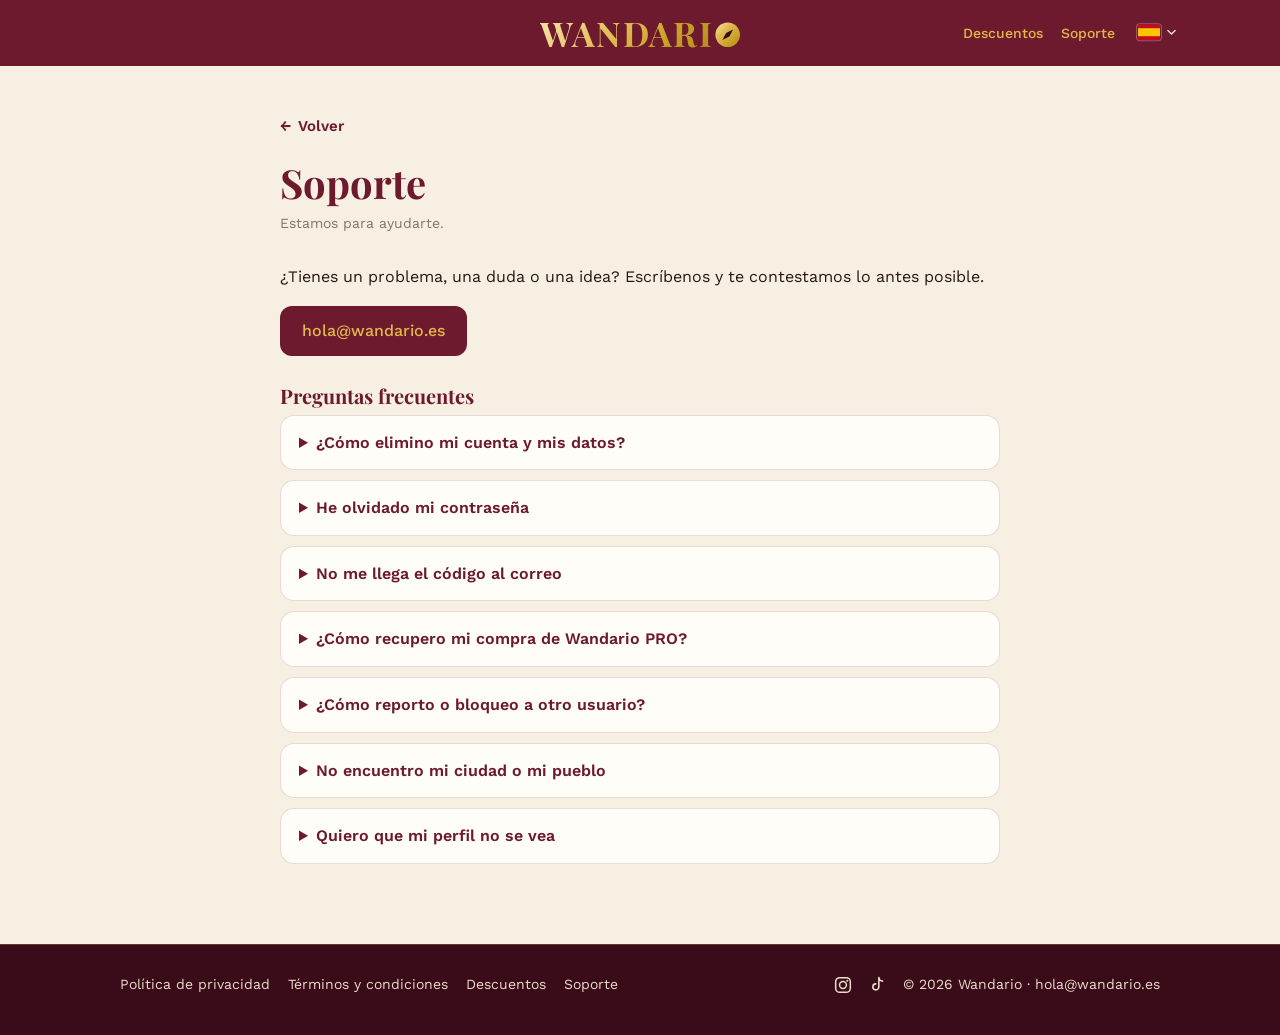
<file: soporte/index.html>
<!doctype html>
<html lang="es">
<head>
<meta charset="utf-8">
<meta name="viewport" content="width=device-width,initial-scale=1">
<title>Soporte · Wandario</title>
<meta name="description" content="Ayuda con Wandario: preguntas frecuentes y contacto.">
<meta name="theme-color" content="#3a0c19">
<link rel="canonical" href="https://wandario.es/soporte/">
<link rel="alternate" hreflang="es" href="https://wandario.es/soporte/">
<link rel="alternate" hreflang="en" href="https://wandario.es/en/support/">
<link rel="alternate" hreflang="x-default" href="https://wandario.es/soporte/">
<link rel="icon" href="/favicon.ico" sizes="any">
<link rel="icon" href="/favicon-32.png" type="image/png" sizes="32x32">
<link rel="icon" href="/favicon-48.png" type="image/png" sizes="48x48">
<link rel="icon" href="/favicon-96.png" type="image/png" sizes="96x96">
<link rel="apple-touch-icon" href="/apple-touch-icon.png">
<link rel="manifest" href="/site.webmanifest">
<meta property="og:type" content="website">
<meta property="og:locale" content="es_ES">
<meta property="og:title" content="Soporte · Wandario">
<meta property="og:description" content="Ayuda con Wandario: preguntas frecuentes y contacto.">
<meta property="og:url" content="https://wandario.es/soporte/">
<meta property="og:image" content="https://wandario.es/img/og-wandario.png?v=4">
<meta property="og:image:width" content="1200">
<meta property="og:image:height" content="630">
<meta name="twitter:card" content="summary_large_image">
<link rel="stylesheet" href="/css/style.css?v=1be10bf0">
<script>(function(){if('scrollRestoration' in history)history.scrollRestoration='manual';if(location.hash)return;var moved=false,t0=Date.now(),touching=false,dragged=false;addEventListener('touchstart',function(){touching=true;dragged=false},{passive:true,capture:true});addEventListener('touchmove',function(){if(touching)dragged=true},{passive:true,capture:true});['touchend','touchcancel'].forEach(function(e){addEventListener(e,function(){touching=false},{passive:true,capture:true})});['wheel','keydown','mousedown'].forEach(function(e){addEventListener(e,function(){if(!moved&&Date.now()-t0>500)moved=true},{passive:true,capture:true})});function y(){return window.pageYOffset||document.documentElement.scrollTop||0}function top(){if(moved||Date.now()-t0>8000)return;var v=y();if(v>120){moved=true;return}if(v>0&&!(touching&&dragged))window.scrollTo(0,0)}top();var iv=setInterval(function(){if(moved||Date.now()-t0>8000){clearInterval(iv);return}top()},100);addEventListener('scroll',top,{passive:true});addEventListener('load',top);addEventListener('pageshow',top)})()</script>
</head>
<body class="doc">
<header class="top wrap">
  <a class="brand" href="/" aria-label="Wandario, inicio"><span class="word">WANDARI</span><span class="o" aria-hidden="true"><span class="face fa"><svg viewBox="0 0 62 62"><circle cx="31" cy="31" r="30" fill="url(#gdisc)"/><polygon points="44,18 26.9,26.9 18,44 35,35" fill="#3a0c19"/></svg></span><span class="face fb"><svg viewBox="0 0 62 62"><circle cx="31" cy="31" r="30" fill="url(#gdisc)"/><path transform="translate(31 31) scale(.95) translate(-31 -31)" d="M31 17l2.4 9.5 10.6 5.4v3l-10.6-2.4-.8 6.5 3.8 3v2.4L31 42.6l-4.4 1.8V42l3.8-3-.8-6.5L19 34.9v-3l10.6-5.4z" fill="#3a0c19"/></svg></span></span></a>
  <details class="mnav"><summary aria-label="Menú"><span></span><span></span><span></span></summary>
    <div class="mpanel"><a href="/descuentos/">Descuentos</a><a href="/soporte/">Soporte</a><a href="/privacidad/">Política de privacidad</a><a href="/terminos/">Términos y condiciones</a></div>
  </details>
  <nav>
    <a class="sup" href="/descuentos/">Descuentos</a>
    <a class="sup" href="/soporte/">Soporte</a>
    <details class="lang"><summary aria-label="Idioma / Language"><span class="flag"><svg viewBox="0 0 22 16" aria-hidden="true"><rect width="22" height="16" fill="#c60b1e"/><rect y="4" width="22" height="8" fill="#ffc400"/></svg></span><svg class="chev" viewBox="0 0 10 6" aria-hidden="true"><path d="M1 1l4 4 4-4" fill="none" stroke="currentColor" stroke-width="1.6" stroke-linecap="round" stroke-linejoin="round"/></svg></summary>
      <div class="menu">
        <a href="/soporte/" hreflang="es" lang="es" aria-current="true"><span class="flag"><svg viewBox="0 0 22 16" aria-hidden="true"><rect width="22" height="16" fill="#c60b1e"/><rect y="4" width="22" height="8" fill="#ffc400"/></svg></span>Español<i class="tick">✓</i></a>
        <a href="/en/support/" hreflang="en" lang="en"><span class="flag"><svg viewBox="0 0 60 40" aria-hidden="true"><rect width="60" height="40" fill="#012169"/><path d="M0 0L60 40M60 0L0 40" stroke="#fff" stroke-width="8"/><path d="M0 0L60 40M60 0L0 40" stroke="#c8102e" stroke-width="3"/><path d="M30 0V40M0 20H60" stroke="#fff" stroke-width="13"/><path d="M30 0V40M0 20H60" stroke="#c8102e" stroke-width="8"/></svg></span>English</a>
      </div>
    </details>
  </nav>
</header>
<svg width="0" height="0" style="position:absolute" aria-hidden="true"><defs><linearGradient id="gdisc" x1="0" y1="0" x2="1" y2="1"><stop offset="0" stop-color="#f7e7b0"/><stop offset=".35" stop-color="#e2bb52"/><stop offset=".7" stop-color="#c9a227"/><stop offset="1" stop-color="#b48a1c"/></linearGradient></defs></svg>
<main>
  <a class="back" href="/"><span aria-hidden="true">←</span> Volver</a>
  <h1>Soporte</h1>
  <p class="updated">Estamos para ayudarte.</p>
  <p>¿Tienes un problema, una duda o una idea? Escríbenos y te contestamos lo antes posible.</p>
  <p><a class="contact" href="mailto:hola@wandario.es?subject=Ayuda%20con%20Wandario">hola@wandario.es</a></p>
  <h2>Preguntas frecuentes</h2>
  <details><summary>¿Cómo elimino mi cuenta y mis datos?</summary><p>En la app, ve a Ajustes → Editar perfil → Eliminar cuenta. El borrado es inmediato y definitivo: se eliminan tu cuenta y todos tus datos (marcas, itinerarios, logros y foto de perfil).</p></details>
  <details><summary>He olvidado mi contraseña</summary><p>En la pantalla de inicio de sesión toca «¿Has olvidado tu contraseña?», escribe tu correo y te enviaremos un código de 6 cifras para crear una contraseña nueva.</p></details>
  <details><summary>No me llega el código al correo</summary><p>Revisa la carpeta de spam o correo no deseado y espera un par de minutos. Si sigue sin llegar, pide uno nuevo desde la misma pantalla o escríbenos a hola@wandario.es.</p></details>
  <details><summary>¿Cómo recupero mi compra de Wandario PRO?</summary><p>Wandario PRO es un pago único, no una suscripción. Si cambias de móvil, abre Wandario PRO y toca «Restaurar compras» con la misma cuenta de la tienda (App Store o Google Play) con la que lo compraste.</p></details>
  <details><summary>¿Cómo reporto o bloqueo a otro usuario?</summary><p>Entra en su perfil y toca los tres puntos de arriba a la derecha: podrás reportarlo, indicando el motivo, o bloquearlo. Puedes desbloquear a quien quieras desde Ajustes → Usuarios bloqueados.</p></details>
  <details><summary>No encuentro mi ciudad o mi pueblo</summary><p>Escríbenos a hola@wandario.es con el nombre y el país y lo revisamos. Desde la propia pestaña de ciudades también puedes tocar «¿No la encuentras? Escríbenos».</p></details>
  <details><summary>Quiero que mi perfil no se vea</summary><p>En Ajustes puedes marcar tu perfil como privado. Entonces otros usuarios no podrán ver tus países ni tus logros.</p></details>
</main>
<footer>
  <div class="wrap row">
    <div><a href="/privacidad/">Política de privacidad</a><a href="/terminos/">Términos y condiciones</a><a href="/descuentos/">Descuentos</a><a href="/soporte/">Soporte</a></div>
    <div><span class="social"><a href="https://www.instagram.com/wandarioapp/" target="_blank" rel="noopener" aria-label="Instagram @wandarioapp"><svg viewBox="0 0 24 24" aria-hidden="true"><rect x="3.2" y="3.2" width="17.6" height="17.6" rx="5" fill="none" stroke="currentColor" stroke-width="1.8"/><circle cx="12" cy="12" r="4.1" fill="none" stroke="currentColor" stroke-width="1.8"/><circle cx="17.2" cy="6.8" r="1.2" fill="currentColor"/></svg></a><a href="https://www.tiktok.com/@wandarioapp" target="_blank" rel="noopener" aria-label="TikTok @wandarioapp"><svg viewBox="0 0 24 24" aria-hidden="true"><path d="M14.2 3v11.2a3.6 3.6 0 11-3.6-3.6M14.2 3c.3 2.4 1.9 4.1 4.5 4.3" fill="none" stroke="currentColor" stroke-width="1.9" stroke-linecap="round" stroke-linejoin="round"/></svg></a></span>© 2026 Wandario<span class="fe"> · <a href="mailto:hola@wandario.es" style="margin:0">hola@wandario.es</a></span></div>
  </div>
</footer>
<script>document.addEventListener('click',function(e){document.querySelectorAll('details.lang[open],details.mnav[open]').forEach(function(d){if(!d.contains(e.target))d.removeAttribute('open')})});document.querySelectorAll('a.back').forEach(function(a){a.addEventListener('click',function(e){try{if(document.referrer&&new URL(document.referrer).origin===location.origin&&history.length>1){e.preventDefault();history.back()}}catch(x){}})})</script>
</body>
</html>
</file>
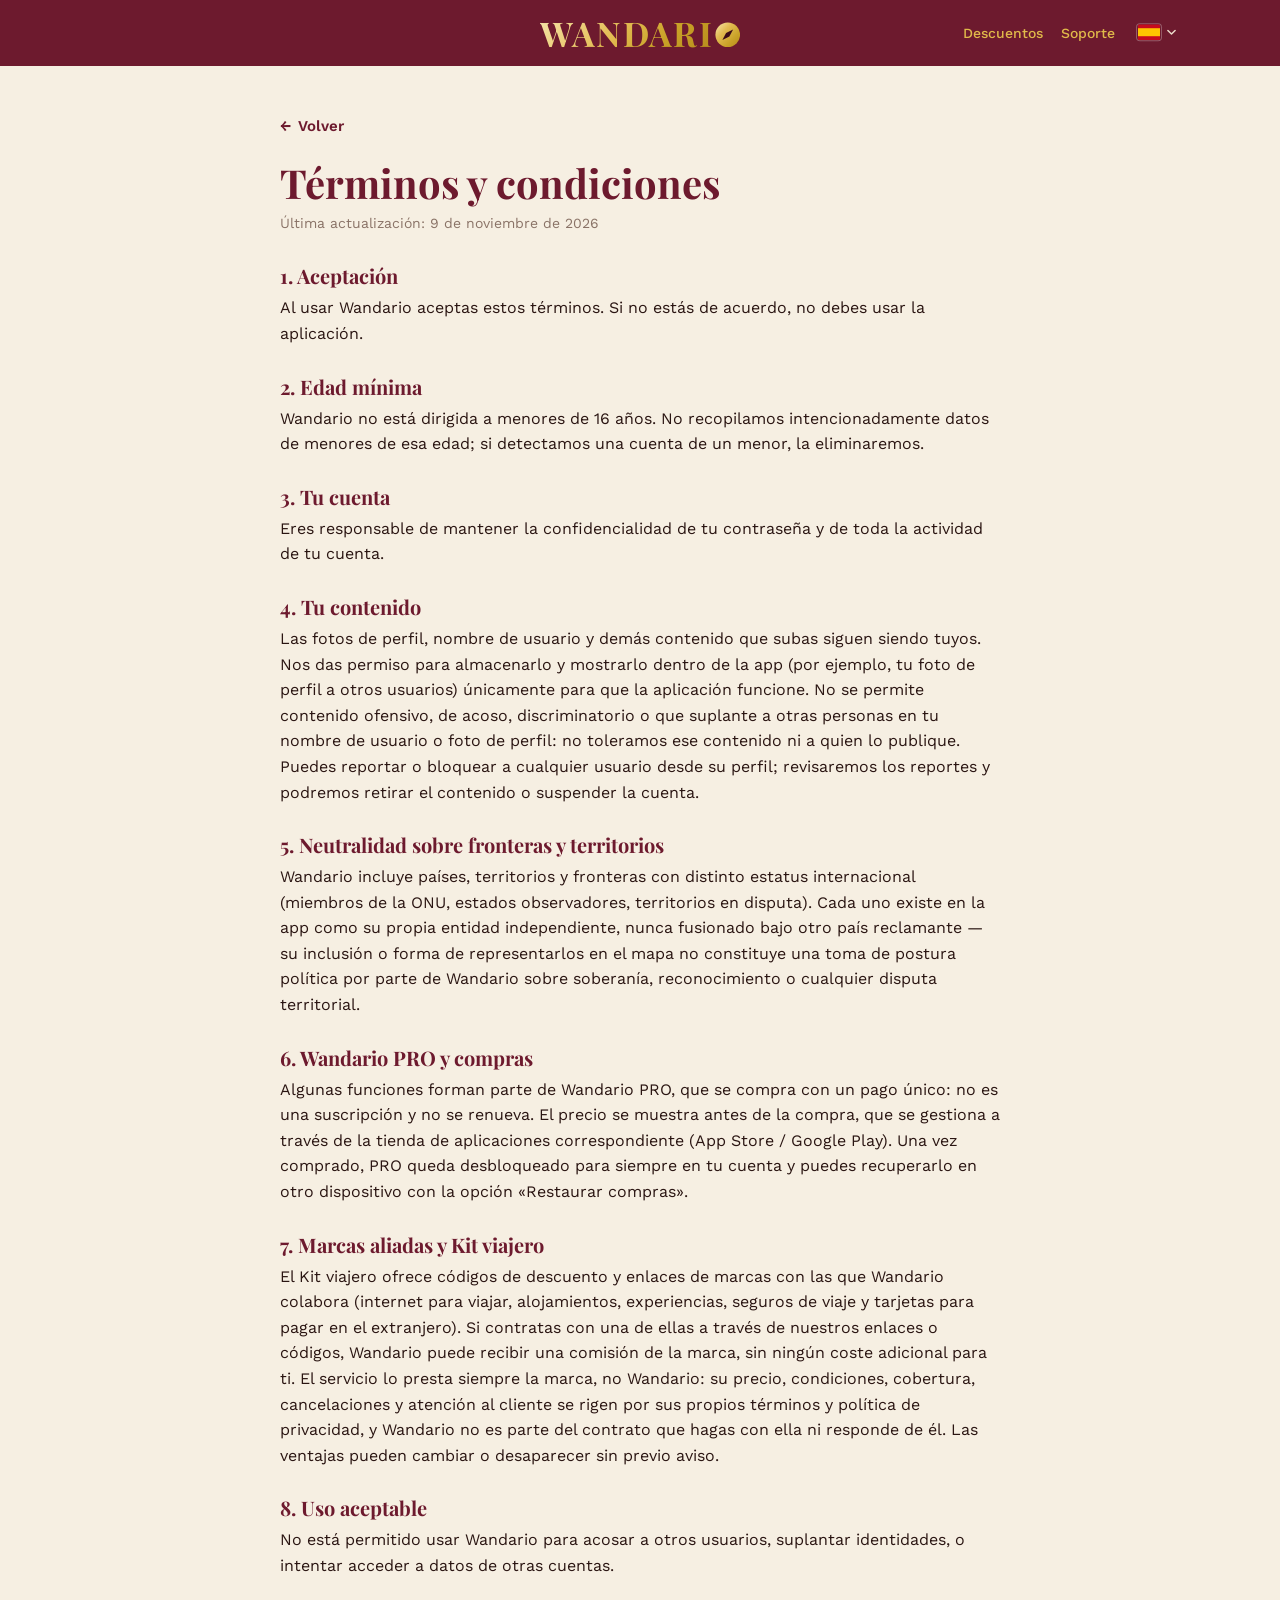
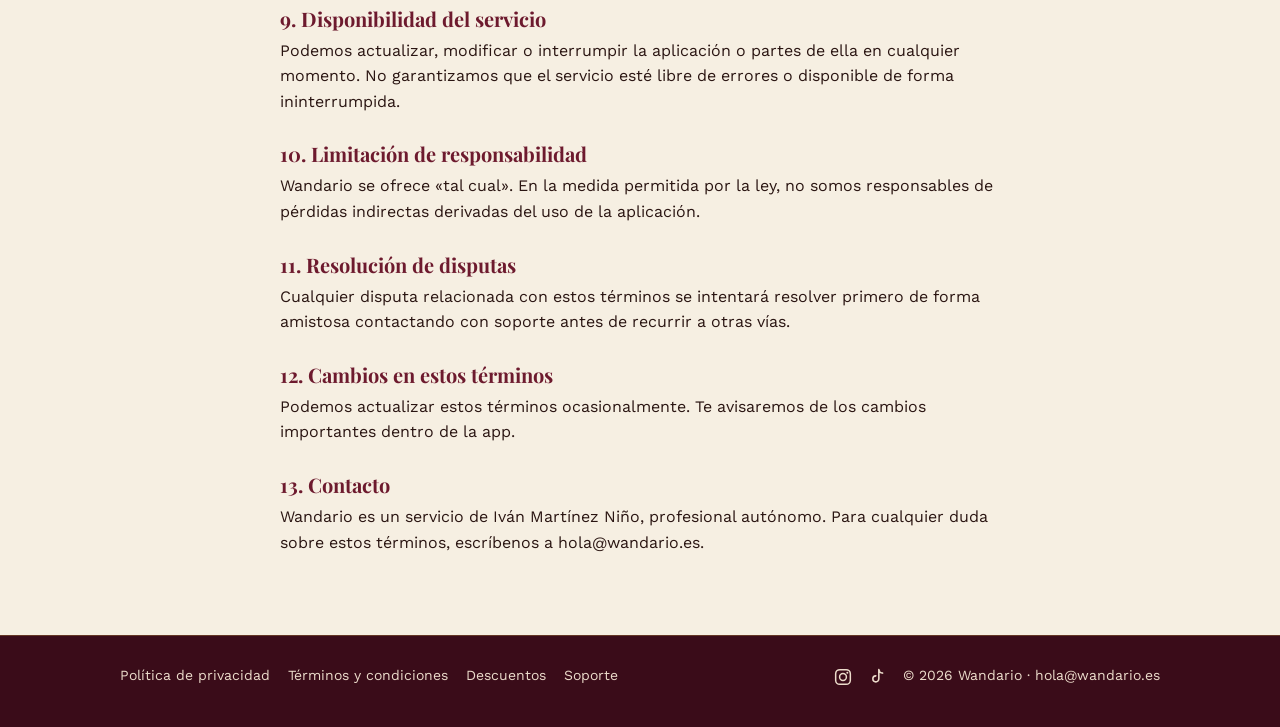
<file: terminos/index.html>
<!doctype html>
<html lang="es">
<head>
<meta charset="utf-8">
<meta name="viewport" content="width=device-width,initial-scale=1">
<title>Términos y condiciones · Wandario</title>
<meta name="description" content="Las condiciones de uso de Wandario.">
<meta name="theme-color" content="#3a0c19">
<link rel="canonical" href="https://wandario.es/terminos/">
<link rel="alternate" hreflang="es" href="https://wandario.es/terminos/">
<link rel="alternate" hreflang="en" href="https://wandario.es/en/terms/">
<link rel="alternate" hreflang="x-default" href="https://wandario.es/terminos/">
<link rel="icon" href="/favicon.ico" sizes="any">
<link rel="icon" href="/favicon-32.png" type="image/png" sizes="32x32">
<link rel="icon" href="/favicon-48.png" type="image/png" sizes="48x48">
<link rel="icon" href="/favicon-96.png" type="image/png" sizes="96x96">
<link rel="apple-touch-icon" href="/apple-touch-icon.png">
<link rel="manifest" href="/site.webmanifest">
<meta property="og:type" content="website">
<meta property="og:locale" content="es_ES">
<meta property="og:title" content="Términos y condiciones · Wandario">
<meta property="og:description" content="Las condiciones de uso de Wandario.">
<meta property="og:url" content="https://wandario.es/terminos/">
<meta property="og:image" content="https://wandario.es/img/og-wandario.png?v=4">
<meta property="og:image:width" content="1200">
<meta property="og:image:height" content="630">
<meta name="twitter:card" content="summary_large_image">
<link rel="stylesheet" href="/css/style.css?v=1be10bf0">
<script>(function(){if('scrollRestoration' in history)history.scrollRestoration='manual';if(location.hash)return;var moved=false,t0=Date.now(),touching=false,dragged=false;addEventListener('touchstart',function(){touching=true;dragged=false},{passive:true,capture:true});addEventListener('touchmove',function(){if(touching)dragged=true},{passive:true,capture:true});['touchend','touchcancel'].forEach(function(e){addEventListener(e,function(){touching=false},{passive:true,capture:true})});['wheel','keydown','mousedown'].forEach(function(e){addEventListener(e,function(){if(!moved&&Date.now()-t0>500)moved=true},{passive:true,capture:true})});function y(){return window.pageYOffset||document.documentElement.scrollTop||0}function top(){if(moved||Date.now()-t0>8000)return;var v=y();if(v>120){moved=true;return}if(v>0&&!(touching&&dragged))window.scrollTo(0,0)}top();var iv=setInterval(function(){if(moved||Date.now()-t0>8000){clearInterval(iv);return}top()},100);addEventListener('scroll',top,{passive:true});addEventListener('load',top);addEventListener('pageshow',top)})()</script>
</head>
<body class="doc">
<header class="top wrap">
  <a class="brand" href="/" aria-label="Wandario, inicio"><span class="word">WANDARI</span><span class="o" aria-hidden="true"><span class="face fa"><svg viewBox="0 0 62 62"><circle cx="31" cy="31" r="30" fill="url(#gdisc)"/><polygon points="44,18 26.9,26.9 18,44 35,35" fill="#3a0c19"/></svg></span><span class="face fb"><svg viewBox="0 0 62 62"><circle cx="31" cy="31" r="30" fill="url(#gdisc)"/><path transform="translate(31 31) scale(.95) translate(-31 -31)" d="M31 17l2.4 9.5 10.6 5.4v3l-10.6-2.4-.8 6.5 3.8 3v2.4L31 42.6l-4.4 1.8V42l3.8-3-.8-6.5L19 34.9v-3l10.6-5.4z" fill="#3a0c19"/></svg></span></span></a>
  <details class="mnav"><summary aria-label="Menú"><span></span><span></span><span></span></summary>
    <div class="mpanel"><a href="/descuentos/">Descuentos</a><a href="/soporte/">Soporte</a><a href="/privacidad/">Política de privacidad</a><a href="/terminos/">Términos y condiciones</a></div>
  </details>
  <nav>
    <a class="sup" href="/descuentos/">Descuentos</a>
    <a class="sup" href="/soporte/">Soporte</a>
    <details class="lang"><summary aria-label="Idioma / Language"><span class="flag"><svg viewBox="0 0 22 16" aria-hidden="true"><rect width="22" height="16" fill="#c60b1e"/><rect y="4" width="22" height="8" fill="#ffc400"/></svg></span><svg class="chev" viewBox="0 0 10 6" aria-hidden="true"><path d="M1 1l4 4 4-4" fill="none" stroke="currentColor" stroke-width="1.6" stroke-linecap="round" stroke-linejoin="round"/></svg></summary>
      <div class="menu">
        <a href="/terminos/" hreflang="es" lang="es" aria-current="true"><span class="flag"><svg viewBox="0 0 22 16" aria-hidden="true"><rect width="22" height="16" fill="#c60b1e"/><rect y="4" width="22" height="8" fill="#ffc400"/></svg></span>Español<i class="tick">✓</i></a>
        <a href="/en/terms/" hreflang="en" lang="en"><span class="flag"><svg viewBox="0 0 60 40" aria-hidden="true"><rect width="60" height="40" fill="#012169"/><path d="M0 0L60 40M60 0L0 40" stroke="#fff" stroke-width="8"/><path d="M0 0L60 40M60 0L0 40" stroke="#c8102e" stroke-width="3"/><path d="M30 0V40M0 20H60" stroke="#fff" stroke-width="13"/><path d="M30 0V40M0 20H60" stroke="#c8102e" stroke-width="8"/></svg></span>English</a>
      </div>
    </details>
  </nav>
</header>
<svg width="0" height="0" style="position:absolute" aria-hidden="true"><defs><linearGradient id="gdisc" x1="0" y1="0" x2="1" y2="1"><stop offset="0" stop-color="#f7e7b0"/><stop offset=".35" stop-color="#e2bb52"/><stop offset=".7" stop-color="#c9a227"/><stop offset="1" stop-color="#b48a1c"/></linearGradient></defs></svg>
<main>
  <a class="back" href="/"><span aria-hidden="true">←</span> Volver</a>
  <h1>Términos y condiciones</h1>
  <p class="updated">Última actualización: 9 de noviembre de 2026</p>
  <h2>1. Aceptación</h2>
  <p>Al usar Wandario aceptas estos términos. Si no estás de acuerdo, no debes usar la aplicación.</p>
  <h2>2. Edad mínima</h2>
  <p>Wandario no está dirigida a menores de 16 años. No recopilamos intencionadamente datos de menores de esa edad; si detectamos una cuenta de un menor, la eliminaremos.</p>
  <h2>3. Tu cuenta</h2>
  <p>Eres responsable de mantener la confidencialidad de tu contraseña y de toda la actividad de tu cuenta.</p>
  <h2>4. Tu contenido</h2>
  <p>Las fotos de perfil, nombre de usuario y demás contenido que subas siguen siendo tuyos. Nos das permiso para almacenarlo y mostrarlo dentro de la app (por ejemplo, tu foto de perfil a otros usuarios) únicamente para que la aplicación funcione. No se permite contenido ofensivo, de acoso, discriminatorio o que suplante a otras personas en tu nombre de usuario o foto de perfil: no toleramos ese contenido ni a quien lo publique. Puedes reportar o bloquear a cualquier usuario desde su perfil; revisaremos los reportes y podremos retirar el contenido o suspender la cuenta.</p>
  <h2>5. Neutralidad sobre fronteras y territorios</h2>
  <p>Wandario incluye países, territorios y fronteras con distinto estatus internacional (miembros de la ONU, estados observadores, territorios en disputa). Cada uno existe en la app como su propia entidad independiente, nunca fusionado bajo otro país reclamante — su inclusión o forma de representarlos en el mapa no constituye una toma de postura política por parte de Wandario sobre soberanía, reconocimiento o cualquier disputa territorial.</p>
  <h2>6. Wandario PRO y compras</h2>
  <p>Algunas funciones forman parte de Wandario PRO, que se compra con un pago único: no es una suscripción y no se renueva. El precio se muestra antes de la compra, que se gestiona a través de la tienda de aplicaciones correspondiente (App Store / Google Play). Una vez comprado, PRO queda desbloqueado para siempre en tu cuenta y puedes recuperarlo en otro dispositivo con la opción «Restaurar compras».</p>
  <h2>7. Marcas aliadas y Kit viajero</h2>
  <p>El Kit viajero ofrece códigos de descuento y enlaces de marcas con las que Wandario colabora (internet para viajar, alojamientos, experiencias, seguros de viaje y tarjetas para pagar en el extranjero). Si contratas con una de ellas a través de nuestros enlaces o códigos, Wandario puede recibir una comisión de la marca, sin ningún coste adicional para ti. El servicio lo presta siempre la marca, no Wandario: su precio, condiciones, cobertura, cancelaciones y atención al cliente se rigen por sus propios términos y política de privacidad, y Wandario no es parte del contrato que hagas con ella ni responde de él. Las ventajas pueden cambiar o desaparecer sin previo aviso.</p>
  <h2>8. Uso aceptable</h2>
  <p>No está permitido usar Wandario para acosar a otros usuarios, suplantar identidades, o intentar acceder a datos de otras cuentas.</p>
  <h2>9. Disponibilidad del servicio</h2>
  <p>Podemos actualizar, modificar o interrumpir la aplicación o partes de ella en cualquier momento. No garantizamos que el servicio esté libre de errores o disponible de forma ininterrumpida.</p>
  <h2>10. Limitación de responsabilidad</h2>
  <p>Wandario se ofrece «tal cual». En la medida permitida por la ley, no somos responsables de pérdidas indirectas derivadas del uso de la aplicación.</p>
  <h2>11. Resolución de disputas</h2>
  <p>Cualquier disputa relacionada con estos términos se intentará resolver primero de forma amistosa contactando con soporte antes de recurrir a otras vías.</p>
  <h2>12. Cambios en estos términos</h2>
  <p>Podemos actualizar estos términos ocasionalmente. Te avisaremos de los cambios importantes dentro de la app.</p>
  <h2>13. Contacto</h2>
  <p>Wandario es un servicio de Iván Martínez Niño, profesional autónomo. Para cualquier duda sobre estos términos, escríbenos a hola@wandario.es.</p>
</main>
<footer>
  <div class="wrap row">
    <div><a href="/privacidad/">Política de privacidad</a><a href="/terminos/">Términos y condiciones</a><a href="/descuentos/">Descuentos</a><a href="/soporte/">Soporte</a></div>
    <div><span class="social"><a href="https://www.instagram.com/wandarioapp/" target="_blank" rel="noopener" aria-label="Instagram @wandarioapp"><svg viewBox="0 0 24 24" aria-hidden="true"><rect x="3.2" y="3.2" width="17.6" height="17.6" rx="5" fill="none" stroke="currentColor" stroke-width="1.8"/><circle cx="12" cy="12" r="4.1" fill="none" stroke="currentColor" stroke-width="1.8"/><circle cx="17.2" cy="6.8" r="1.2" fill="currentColor"/></svg></a><a href="https://www.tiktok.com/@wandarioapp" target="_blank" rel="noopener" aria-label="TikTok @wandarioapp"><svg viewBox="0 0 24 24" aria-hidden="true"><path d="M14.2 3v11.2a3.6 3.6 0 11-3.6-3.6M14.2 3c.3 2.4 1.9 4.1 4.5 4.3" fill="none" stroke="currentColor" stroke-width="1.9" stroke-linecap="round" stroke-linejoin="round"/></svg></a></span>© 2026 Wandario<span class="fe"> · <a href="mailto:hola@wandario.es" style="margin:0">hola@wandario.es</a></span></div>
  </div>
</footer>
<script>document.addEventListener('click',function(e){document.querySelectorAll('details.lang[open],details.mnav[open]').forEach(function(d){if(!d.contains(e.target))d.removeAttribute('open')})});document.querySelectorAll('a.back').forEach(function(a){a.addEventListener('click',function(e){try{if(document.referrer&&new URL(document.referrer).origin===location.origin&&history.length>1){e.preventDefault();history.back()}}catch(x){}})})</script>
</body>
</html>
</file>
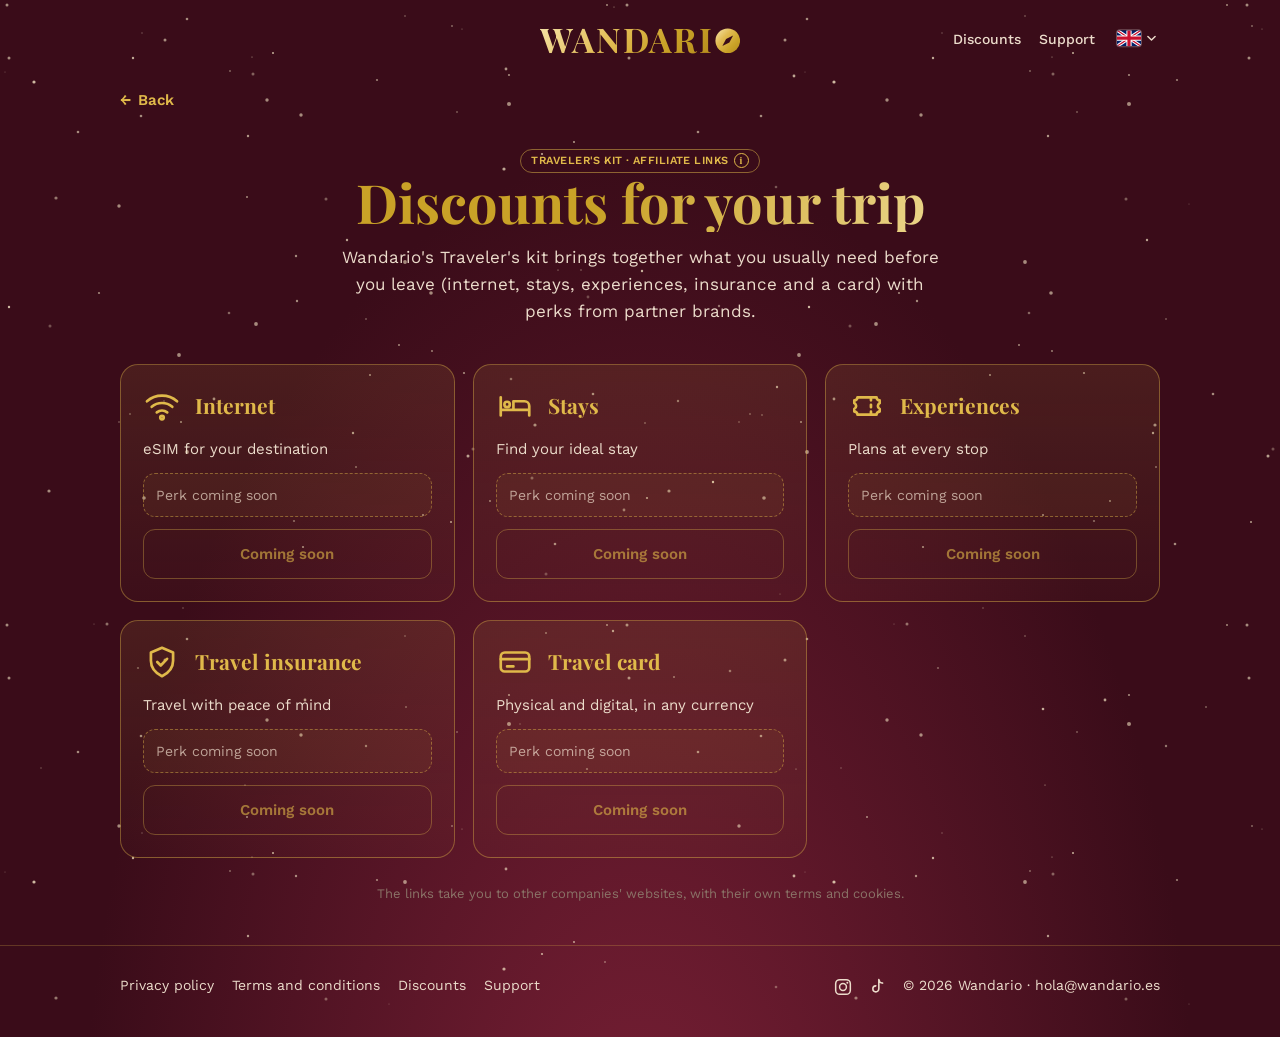
<file: en/discounts/index.html>
<!doctype html>
<html lang="en">
<head>
<meta charset="utf-8">
<meta name="viewport" content="width=device-width,initial-scale=1">
<title>Discounts for your trip · Traveler's kit · Wandario</title>
<meta name="description" content="Discounts and perks from partner brands for your trip: internet, stays, experiences, travel insurance and a travel card. Wandario's Traveler's kit.">
<meta name="theme-color" content="#3a0c19">
<link rel="canonical" href="https://wandario.es/en/discounts/">
<link rel="alternate" hreflang="es" href="https://wandario.es/descuentos/">
<link rel="alternate" hreflang="en" href="https://wandario.es/en/discounts/">
<link rel="alternate" hreflang="x-default" href="https://wandario.es/descuentos/">
<link rel="icon" href="/favicon.ico" sizes="any">
<link rel="icon" href="/favicon-32.png" type="image/png" sizes="32x32">
<link rel="icon" href="/favicon-48.png" type="image/png" sizes="48x48">
<link rel="icon" href="/favicon-96.png" type="image/png" sizes="96x96">
<link rel="apple-touch-icon" href="/apple-touch-icon.png">
<link rel="manifest" href="/site.webmanifest">
<meta property="og:type" content="website">
<meta property="og:locale" content="en_GB">
<meta property="og:title" content="Discounts for your trip · Traveler's kit · Wandario">
<meta property="og:description" content="Discounts and perks from partner brands for your trip: internet, stays, experiences, travel insurance and a travel card. Wandario's Traveler's kit.">
<meta property="og:url" content="https://wandario.es/en/discounts/">
<meta property="og:image" content="https://wandario.es/img/og-wandario.png?v=4">
<meta property="og:image:width" content="1200">
<meta property="og:image:height" content="630">
<meta name="twitter:card" content="summary_large_image">
<link rel="stylesheet" href="/css/style.css?v=1be10bf0">
<script>(function(){if('scrollRestoration' in history)history.scrollRestoration='manual';if(location.hash)return;var moved=false,t0=Date.now(),touching=false,dragged=false;addEventListener('touchstart',function(){touching=true;dragged=false},{passive:true,capture:true});addEventListener('touchmove',function(){if(touching)dragged=true},{passive:true,capture:true});['touchend','touchcancel'].forEach(function(e){addEventListener(e,function(){touching=false},{passive:true,capture:true})});['wheel','keydown','mousedown'].forEach(function(e){addEventListener(e,function(){if(!moved&&Date.now()-t0>500)moved=true},{passive:true,capture:true})});function y(){return window.pageYOffset||document.documentElement.scrollTop||0}function top(){if(moved||Date.now()-t0>8000)return;var v=y();if(v>120){moved=true;return}if(v>0&&!(touching&&dragged))window.scrollTo(0,0)}top();var iv=setInterval(function(){if(moved||Date.now()-t0>8000){clearInterval(iv);return}top()},100);addEventListener('scroll',top,{passive:true});addEventListener('load',top);addEventListener('pageshow',top)})()</script>
<script>document.documentElement.className+=" js"</script>
</head>
<body class="stars">
<div class="twinkle" aria-hidden="true"></div>
<header class="top wrap">
  <a class="brand" href="/en/" aria-label="Wandario, home"><span class="word">WANDARI</span><span class="o" aria-hidden="true"><span class="face fa"><svg viewBox="0 0 62 62"><circle cx="31" cy="31" r="30" fill="url(#gdisc)"/><polygon points="44,18 26.9,26.9 18,44 35,35" fill="#3a0c19"/></svg></span><span class="face fb"><svg viewBox="0 0 62 62"><circle cx="31" cy="31" r="30" fill="url(#gdisc)"/><path transform="translate(31 31) scale(.95) translate(-31 -31)" d="M31 17l2.4 9.5 10.6 5.4v3l-10.6-2.4-.8 6.5 3.8 3v2.4L31 42.6l-4.4 1.8V42l3.8-3-.8-6.5L19 34.9v-3l10.6-5.4z" fill="#3a0c19"/></svg></span></span></a>
  <details class="mnav"><summary aria-label="Menu"><span></span><span></span><span></span></summary>
    <div class="mpanel"><a href="/en/discounts/">Discounts</a><a href="/en/support/">Support</a><a href="/en/privacy/">Privacy policy</a><a href="/en/terms/">Terms and conditions</a></div>
  </details>
  <nav>
    <a class="sup" href="/en/discounts/">Discounts</a>
    <a class="sup" href="/en/support/">Support</a>
    <details class="lang"><summary aria-label="Idioma / Language"><span class="flag"><svg viewBox="0 0 60 40" aria-hidden="true"><rect width="60" height="40" fill="#012169"/><path d="M0 0L60 40M60 0L0 40" stroke="#fff" stroke-width="8"/><path d="M0 0L60 40M60 0L0 40" stroke="#c8102e" stroke-width="3"/><path d="M30 0V40M0 20H60" stroke="#fff" stroke-width="13"/><path d="M30 0V40M0 20H60" stroke="#c8102e" stroke-width="8"/></svg></span><svg class="chev" viewBox="0 0 10 6" aria-hidden="true"><path d="M1 1l4 4 4-4" fill="none" stroke="currentColor" stroke-width="1.6" stroke-linecap="round" stroke-linejoin="round"/></svg></summary>
      <div class="menu">
        <a href="/descuentos/" hreflang="es" lang="es"><span class="flag"><svg viewBox="0 0 22 16" aria-hidden="true"><rect width="22" height="16" fill="#c60b1e"/><rect y="4" width="22" height="8" fill="#ffc400"/></svg></span>Español</a>
        <a href="/en/discounts/" hreflang="en" lang="en" aria-current="true"><span class="flag"><svg viewBox="0 0 60 40" aria-hidden="true"><rect width="60" height="40" fill="#012169"/><path d="M0 0L60 40M60 0L0 40" stroke="#fff" stroke-width="8"/><path d="M0 0L60 40M60 0L0 40" stroke="#c8102e" stroke-width="3"/><path d="M30 0V40M0 20H60" stroke="#fff" stroke-width="13"/><path d="M30 0V40M0 20H60" stroke="#c8102e" stroke-width="8"/></svg></span>English<i class="tick">✓</i></a>
      </div>
    </details>
  </nav>
</header>
<svg width="0" height="0" style="position:absolute" aria-hidden="true"><defs><linearGradient id="gdisc" x1="0" y1="0" x2="1" y2="1"><stop offset="0" stop-color="#f7e7b0"/><stop offset=".35" stop-color="#e2bb52"/><stop offset=".7" stop-color="#c9a227"/><stop offset="1" stop-color="#b48a1c"/></linearGradient></defs></svg>
<main>
  <div class="wrap">
    <a class="kit-back" href="/en/"><span aria-hidden="true">←</span> Back</a>
    <div class="kit-hero">
      <details class="kit-ad kit-ad-top"><summary>Traveler's kit · Affiliate links <i aria-hidden="true">i</i></summary><p>Advertising and affiliate content. Wandario receives a commission if you buy through these links, at no extra cost to you. Wandario does not provide these services: terms, prices and support are those of each brand.</p></details>
      <h1 class="gold shimmer">Discounts for your trip</h1>
      <p>Wandario's Traveler's kit brings together what you usually need before you leave (internet, stays, experiences, insurance and a card) with perks from partner brands.</p>
    </div>
    <div class="kit-grid">
      <div class="kit-card reveal">
        <div class="kit-top"><svg class="ic" viewBox="0 0 24 24"><path d="M2.5 9a14.5 14.5 0 0119 0M5.5 12.5a10 10 0 0113 0M8.7 16a5.5 5.5 0 016.6 0"/><circle cx="12" cy="19.3" r="1.1"/></svg><div><h3>Internet</h3></div></div>
        <p class="kit-line">eSIM for your destination</p>
        <div class="kit-perk">Perk coming soon</div>
        <span class="kit-btn off" aria-disabled="true">Coming soon</span>
      </div>
      <div class="kit-card reveal">
        <div class="kit-top"><svg class="ic" viewBox="0 0 24 24"><path d="M3 18V6.5M3 14.5h18V18M21 14.5V12a3 3 0 00-3-3h-7v5.5"/><circle cx="7" cy="11" r="1.7"/></svg><div><h3>Stays</h3></div></div>
        <p class="kit-line">Find your ideal stay</p>
        <div class="kit-perk">Perk coming soon</div>
        <span class="kit-btn off" aria-disabled="true">Coming soon</span>
      </div>
      <div class="kit-card reveal">
        <div class="kit-top"><svg class="ic" viewBox="0 0 24 24"><path d="M4 8.5a2 2 0 002-2h12a2 2 0 002 2v1.7a2 2 0 000 3.6v1.7a2 2 0 00-2 2H6a2 2 0 00-2-2v-1.7a2 2 0 000-3.6V8.5z"/><path d="M14.5 6.8v1.6M14.5 11.2v1.6M14.5 15.6v1.6"/></svg><div><h3>Experiences</h3></div></div>
        <p class="kit-line">Plans at every stop</p>
        <div class="kit-perk">Perk coming soon</div>
        <span class="kit-btn off" aria-disabled="true">Coming soon</span>
      </div>
      <div class="kit-card reveal">
        <div class="kit-top"><svg class="ic" viewBox="0 0 24 24"><path d="M12 3l7 3v5.2c0 4.4-3 7.8-7 9.8-4-2-7-5.4-7-9.8V6l7-3z"/><path d="M9 12l2.2 2.2L15.2 10"/></svg><div><h3>Travel insurance</h3></div></div>
        <p class="kit-line">Travel with peace of mind</p>
        <div class="kit-perk">Perk coming soon</div>
        <span class="kit-btn off" aria-disabled="true">Coming soon</span>
      </div>
      <div class="kit-card reveal">
        <div class="kit-top"><svg class="ic" viewBox="0 0 24 24"><rect x="3" y="6" width="18" height="12" rx="2.5"/><path d="M3 10.2h18M7 14.8h4"/></svg><div><h3>Travel card</h3></div></div>
        <p class="kit-line">Physical and digital, in any currency</p>
        <div class="kit-perk">Perk coming soon</div>
        <span class="kit-btn off" aria-disabled="true">Coming soon</span>
      </div>
    </div>
    <p class="kit-note">The links take you to other companies' websites, with their own terms and cookies.</p>
  </div>
</main>
<footer>
  <div class="wrap row">
    <div><a href="/en/privacy/">Privacy policy</a><a href="/en/terms/">Terms and conditions</a><a href="/en/discounts/">Discounts</a><a href="/en/support/">Support</a></div>
    <div><span class="social"><a href="https://www.instagram.com/wandarioapp/" target="_blank" rel="noopener" aria-label="Instagram @wandarioapp"><svg viewBox="0 0 24 24" aria-hidden="true"><rect x="3.2" y="3.2" width="17.6" height="17.6" rx="5" fill="none" stroke="currentColor" stroke-width="1.8"/><circle cx="12" cy="12" r="4.1" fill="none" stroke="currentColor" stroke-width="1.8"/><circle cx="17.2" cy="6.8" r="1.2" fill="currentColor"/></svg></a><a href="https://www.tiktok.com/@wandarioapp" target="_blank" rel="noopener" aria-label="TikTok @wandarioapp"><svg viewBox="0 0 24 24" aria-hidden="true"><path d="M14.2 3v11.2a3.6 3.6 0 11-3.6-3.6M14.2 3c.3 2.4 1.9 4.1 4.5 4.3" fill="none" stroke="currentColor" stroke-width="1.9" stroke-linecap="round" stroke-linejoin="round"/></svg></a></span>© 2026 Wandario<span class="fe"> · <a href="mailto:hola@wandario.es" style="margin:0">hola@wandario.es</a></span></div>
  </div>
</footer>
<script>
(function(){var els=document.querySelectorAll('.reveal');if(!('IntersectionObserver' in window)){els.forEach(function(e){e.classList.add('in')});return}
els.forEach(function(e){var sib=Array.prototype.indexOf.call(e.parentNode.children,e);e.style.transitionDelay=((sib%3)*0.12)+'s'});
var io=new IntersectionObserver(function(en){en.forEach(function(x){if(x.isIntersecting){x.target.classList.add('in');io.unobserve(x.target)}})},{threshold:0.15});
els.forEach(function(e){io.observe(e)})})();
</script>
<script>document.addEventListener('click',function(e){document.querySelectorAll('details.lang[open],details.mnav[open]').forEach(function(d){if(!d.contains(e.target))d.removeAttribute('open')})});document.querySelectorAll('a.back').forEach(function(a){a.addEventListener('click',function(e){try{if(document.referrer&&new URL(document.referrer).origin===location.origin&&history.length>1){e.preventDefault();history.back()}}catch(x){}})})</script>
</body>
</html>
</file>
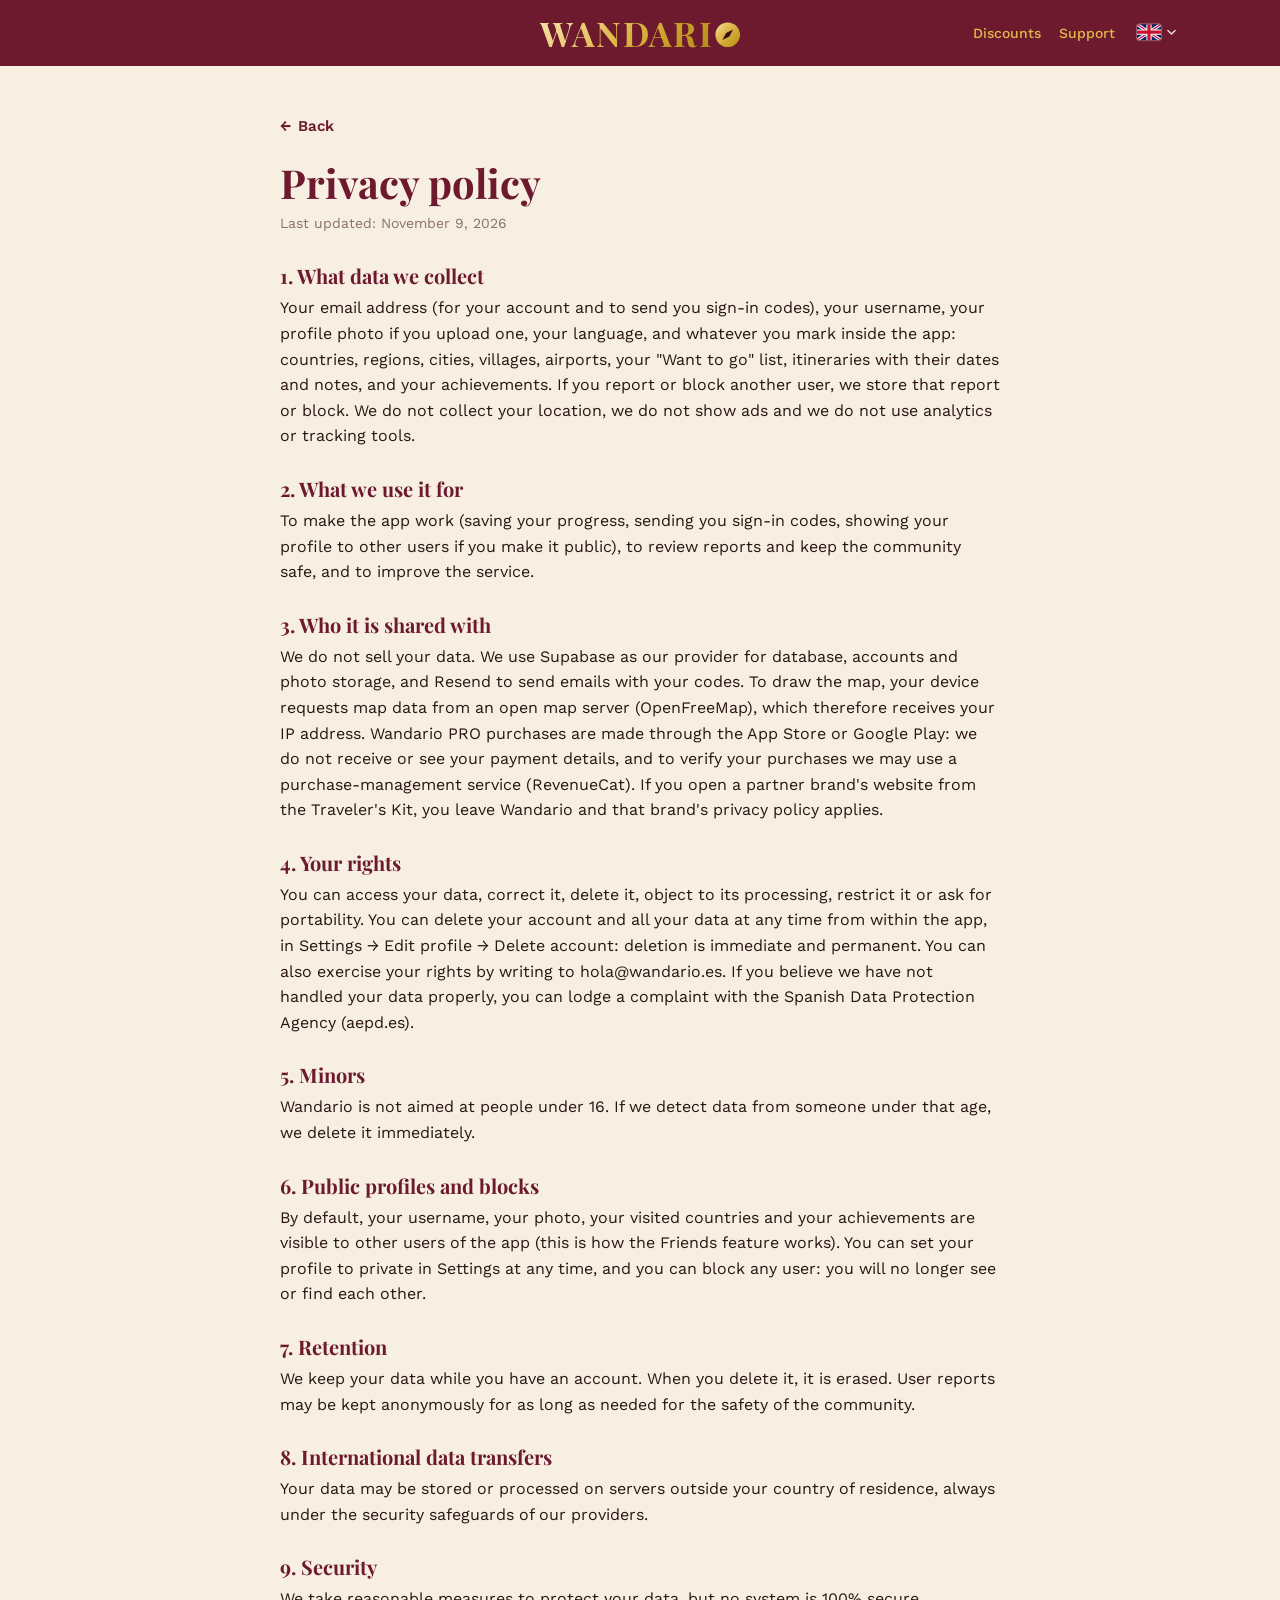
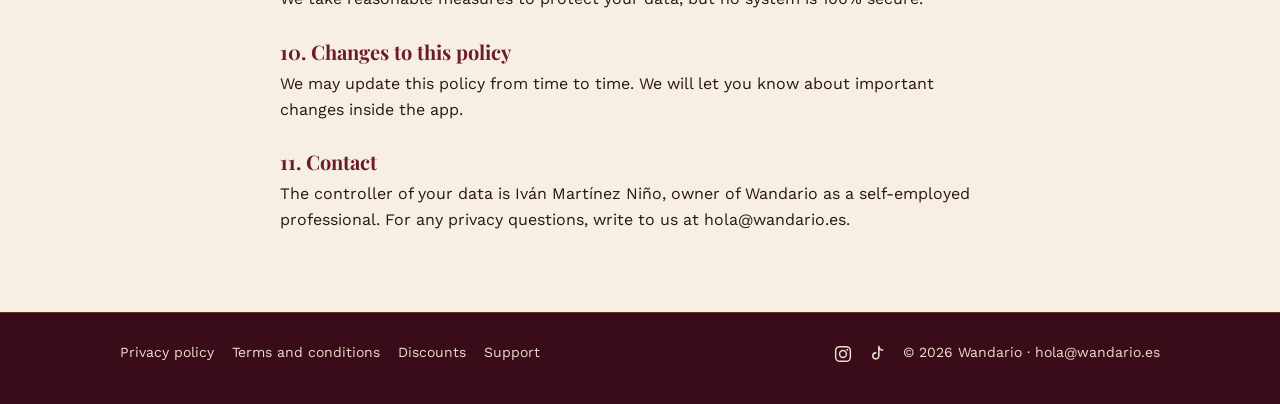
<file: en/privacy/index.html>
<!doctype html>
<html lang="en">
<head>
<meta charset="utf-8">
<meta name="viewport" content="width=device-width,initial-scale=1">
<title>Privacy policy · Wandario</title>
<meta name="description" content="What data Wandario collects, what it uses it for and how you can exercise your rights.">
<meta name="theme-color" content="#3a0c19">
<link rel="canonical" href="https://wandario.es/en/privacy/">
<link rel="alternate" hreflang="es" href="https://wandario.es/privacidad/">
<link rel="alternate" hreflang="en" href="https://wandario.es/en/privacy/">
<link rel="alternate" hreflang="x-default" href="https://wandario.es/privacidad/">
<link rel="icon" href="/favicon.ico" sizes="any">
<link rel="icon" href="/favicon-32.png" type="image/png" sizes="32x32">
<link rel="icon" href="/favicon-48.png" type="image/png" sizes="48x48">
<link rel="icon" href="/favicon-96.png" type="image/png" sizes="96x96">
<link rel="apple-touch-icon" href="/apple-touch-icon.png">
<link rel="manifest" href="/site.webmanifest">
<meta property="og:type" content="website">
<meta property="og:locale" content="en_GB">
<meta property="og:title" content="Privacy policy · Wandario">
<meta property="og:description" content="What data Wandario collects, what it uses it for and how you can exercise your rights.">
<meta property="og:url" content="https://wandario.es/en/privacy/">
<meta property="og:image" content="https://wandario.es/img/og-wandario.png?v=4">
<meta property="og:image:width" content="1200">
<meta property="og:image:height" content="630">
<meta name="twitter:card" content="summary_large_image">
<link rel="stylesheet" href="/css/style.css?v=1be10bf0">
<script>(function(){if('scrollRestoration' in history)history.scrollRestoration='manual';if(location.hash)return;var moved=false,t0=Date.now(),touching=false,dragged=false;addEventListener('touchstart',function(){touching=true;dragged=false},{passive:true,capture:true});addEventListener('touchmove',function(){if(touching)dragged=true},{passive:true,capture:true});['touchend','touchcancel'].forEach(function(e){addEventListener(e,function(){touching=false},{passive:true,capture:true})});['wheel','keydown','mousedown'].forEach(function(e){addEventListener(e,function(){if(!moved&&Date.now()-t0>500)moved=true},{passive:true,capture:true})});function y(){return window.pageYOffset||document.documentElement.scrollTop||0}function top(){if(moved||Date.now()-t0>8000)return;var v=y();if(v>120){moved=true;return}if(v>0&&!(touching&&dragged))window.scrollTo(0,0)}top();var iv=setInterval(function(){if(moved||Date.now()-t0>8000){clearInterval(iv);return}top()},100);addEventListener('scroll',top,{passive:true});addEventListener('load',top);addEventListener('pageshow',top)})()</script>
</head>
<body class="doc">
<header class="top wrap">
  <a class="brand" href="/en/" aria-label="Wandario, home"><span class="word">WANDARI</span><span class="o" aria-hidden="true"><span class="face fa"><svg viewBox="0 0 62 62"><circle cx="31" cy="31" r="30" fill="url(#gdisc)"/><polygon points="44,18 26.9,26.9 18,44 35,35" fill="#3a0c19"/></svg></span><span class="face fb"><svg viewBox="0 0 62 62"><circle cx="31" cy="31" r="30" fill="url(#gdisc)"/><path transform="translate(31 31) scale(.95) translate(-31 -31)" d="M31 17l2.4 9.5 10.6 5.4v3l-10.6-2.4-.8 6.5 3.8 3v2.4L31 42.6l-4.4 1.8V42l3.8-3-.8-6.5L19 34.9v-3l10.6-5.4z" fill="#3a0c19"/></svg></span></span></a>
  <details class="mnav"><summary aria-label="Menu"><span></span><span></span><span></span></summary>
    <div class="mpanel"><a href="/en/discounts/">Discounts</a><a href="/en/support/">Support</a><a href="/en/privacy/">Privacy policy</a><a href="/en/terms/">Terms and conditions</a></div>
  </details>
  <nav>
    <a class="sup" href="/en/discounts/">Discounts</a>
    <a class="sup" href="/en/support/">Support</a>
    <details class="lang"><summary aria-label="Idioma / Language"><span class="flag"><svg viewBox="0 0 60 40" aria-hidden="true"><rect width="60" height="40" fill="#012169"/><path d="M0 0L60 40M60 0L0 40" stroke="#fff" stroke-width="8"/><path d="M0 0L60 40M60 0L0 40" stroke="#c8102e" stroke-width="3"/><path d="M30 0V40M0 20H60" stroke="#fff" stroke-width="13"/><path d="M30 0V40M0 20H60" stroke="#c8102e" stroke-width="8"/></svg></span><svg class="chev" viewBox="0 0 10 6" aria-hidden="true"><path d="M1 1l4 4 4-4" fill="none" stroke="currentColor" stroke-width="1.6" stroke-linecap="round" stroke-linejoin="round"/></svg></summary>
      <div class="menu">
        <a href="/privacidad/" hreflang="es" lang="es"><span class="flag"><svg viewBox="0 0 22 16" aria-hidden="true"><rect width="22" height="16" fill="#c60b1e"/><rect y="4" width="22" height="8" fill="#ffc400"/></svg></span>Español</a>
        <a href="/en/privacy/" hreflang="en" lang="en" aria-current="true"><span class="flag"><svg viewBox="0 0 60 40" aria-hidden="true"><rect width="60" height="40" fill="#012169"/><path d="M0 0L60 40M60 0L0 40" stroke="#fff" stroke-width="8"/><path d="M0 0L60 40M60 0L0 40" stroke="#c8102e" stroke-width="3"/><path d="M30 0V40M0 20H60" stroke="#fff" stroke-width="13"/><path d="M30 0V40M0 20H60" stroke="#c8102e" stroke-width="8"/></svg></span>English<i class="tick">✓</i></a>
      </div>
    </details>
  </nav>
</header>
<svg width="0" height="0" style="position:absolute" aria-hidden="true"><defs><linearGradient id="gdisc" x1="0" y1="0" x2="1" y2="1"><stop offset="0" stop-color="#f7e7b0"/><stop offset=".35" stop-color="#e2bb52"/><stop offset=".7" stop-color="#c9a227"/><stop offset="1" stop-color="#b48a1c"/></linearGradient></defs></svg>
<main>
  <a class="back" href="/en/"><span aria-hidden="true">←</span> Back</a>
  <h1>Privacy policy</h1>
  <p class="updated">Last updated: November 9, 2026</p>
  <h2>1. What data we collect</h2>
  <p>Your email address (for your account and to send you sign-in codes), your username, your profile photo if you upload one, your language, and whatever you mark inside the app: countries, regions, cities, villages, airports, your "Want to go" list, itineraries with their dates and notes, and your achievements. If you report or block another user, we store that report or block. We do not collect your location, we do not show ads and we do not use analytics or tracking tools.</p>
  <h2>2. What we use it for</h2>
  <p>To make the app work (saving your progress, sending you sign-in codes, showing your profile to other users if you make it public), to review reports and keep the community safe, and to improve the service.</p>
  <h2>3. Who it is shared with</h2>
  <p>We do not sell your data. We use Supabase as our provider for database, accounts and photo storage, and Resend to send emails with your codes. To draw the map, your device requests map data from an open map server (OpenFreeMap), which therefore receives your IP address. Wandario PRO purchases are made through the App Store or Google Play: we do not receive or see your payment details, and to verify your purchases we may use a purchase-management service (RevenueCat). If you open a partner brand's website from the Traveler's Kit, you leave Wandario and that brand's privacy policy applies.</p>
  <h2>4. Your rights</h2>
  <p>You can access your data, correct it, delete it, object to its processing, restrict it or ask for portability. You can delete your account and all your data at any time from within the app, in Settings → Edit profile → Delete account: deletion is immediate and permanent. You can also exercise your rights by writing to hola@wandario.es. If you believe we have not handled your data properly, you can lodge a complaint with the Spanish Data Protection Agency (aepd.es).</p>
  <h2>5. Minors</h2>
  <p>Wandario is not aimed at people under 16. If we detect data from someone under that age, we delete it immediately.</p>
  <h2>6. Public profiles and blocks</h2>
  <p>By default, your username, your photo, your visited countries and your achievements are visible to other users of the app (this is how the Friends feature works). You can set your profile to private in Settings at any time, and you can block any user: you will no longer see or find each other.</p>
  <h2>7. Retention</h2>
  <p>We keep your data while you have an account. When you delete it, it is erased. User reports may be kept anonymously for as long as needed for the safety of the community.</p>
  <h2>8. International data transfers</h2>
  <p>Your data may be stored or processed on servers outside your country of residence, always under the security safeguards of our providers.</p>
  <h2>9. Security</h2>
  <p>We take reasonable measures to protect your data, but no system is 100% secure.</p>
  <h2>10. Changes to this policy</h2>
  <p>We may update this policy from time to time. We will let you know about important changes inside the app.</p>
  <h2>11. Contact</h2>
  <p>The controller of your data is Iván Martínez Niño, owner of Wandario as a self-employed professional. For any privacy questions, write to us at hola@wandario.es.</p>
</main>
<footer>
  <div class="wrap row">
    <div><a href="/en/privacy/">Privacy policy</a><a href="/en/terms/">Terms and conditions</a><a href="/en/discounts/">Discounts</a><a href="/en/support/">Support</a></div>
    <div><span class="social"><a href="https://www.instagram.com/wandarioapp/" target="_blank" rel="noopener" aria-label="Instagram @wandarioapp"><svg viewBox="0 0 24 24" aria-hidden="true"><rect x="3.2" y="3.2" width="17.6" height="17.6" rx="5" fill="none" stroke="currentColor" stroke-width="1.8"/><circle cx="12" cy="12" r="4.1" fill="none" stroke="currentColor" stroke-width="1.8"/><circle cx="17.2" cy="6.8" r="1.2" fill="currentColor"/></svg></a><a href="https://www.tiktok.com/@wandarioapp" target="_blank" rel="noopener" aria-label="TikTok @wandarioapp"><svg viewBox="0 0 24 24" aria-hidden="true"><path d="M14.2 3v11.2a3.6 3.6 0 11-3.6-3.6M14.2 3c.3 2.4 1.9 4.1 4.5 4.3" fill="none" stroke="currentColor" stroke-width="1.9" stroke-linecap="round" stroke-linejoin="round"/></svg></a></span>© 2026 Wandario<span class="fe"> · <a href="mailto:hola@wandario.es" style="margin:0">hola@wandario.es</a></span></div>
  </div>
</footer>
<script>document.addEventListener('click',function(e){document.querySelectorAll('details.lang[open],details.mnav[open]').forEach(function(d){if(!d.contains(e.target))d.removeAttribute('open')})});document.querySelectorAll('a.back').forEach(function(a){a.addEventListener('click',function(e){try{if(document.referrer&&new URL(document.referrer).origin===location.origin&&history.length>1){e.preventDefault();history.back()}}catch(x){}})})</script>
</body>
</html>
</file>
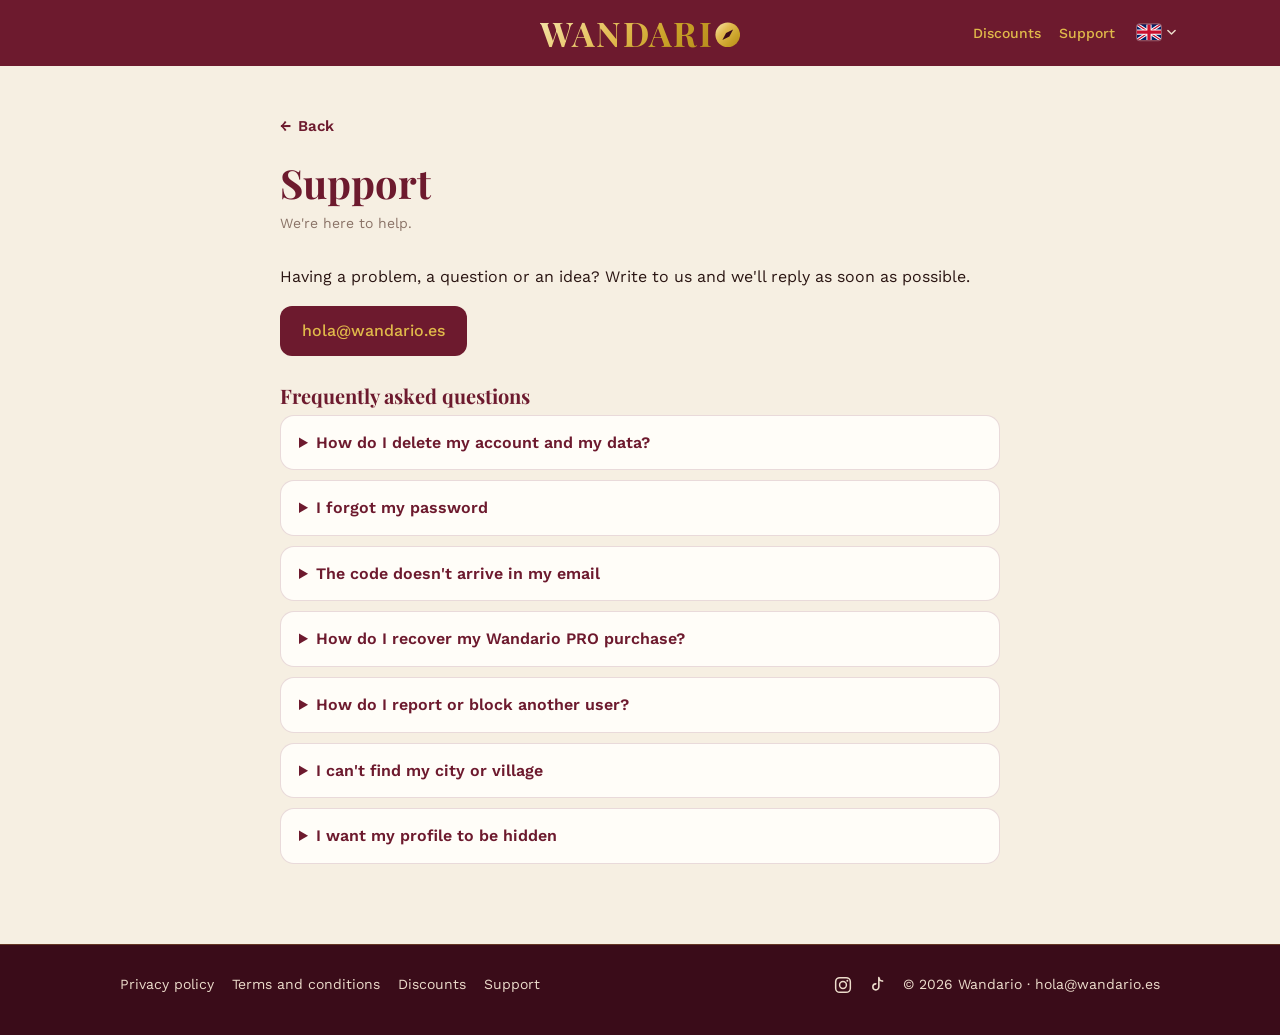
<file: en/support/index.html>
<!doctype html>
<html lang="en">
<head>
<meta charset="utf-8">
<meta name="viewport" content="width=device-width,initial-scale=1">
<title>Support · Wandario</title>
<meta name="description" content="Help with Wandario: frequently asked questions and contact.">
<meta name="theme-color" content="#3a0c19">
<link rel="canonical" href="https://wandario.es/en/support/">
<link rel="alternate" hreflang="es" href="https://wandario.es/soporte/">
<link rel="alternate" hreflang="en" href="https://wandario.es/en/support/">
<link rel="alternate" hreflang="x-default" href="https://wandario.es/soporte/">
<link rel="icon" href="/favicon.ico" sizes="any">
<link rel="icon" href="/favicon-32.png" type="image/png" sizes="32x32">
<link rel="icon" href="/favicon-48.png" type="image/png" sizes="48x48">
<link rel="icon" href="/favicon-96.png" type="image/png" sizes="96x96">
<link rel="apple-touch-icon" href="/apple-touch-icon.png">
<link rel="manifest" href="/site.webmanifest">
<meta property="og:type" content="website">
<meta property="og:locale" content="en_GB">
<meta property="og:title" content="Support · Wandario">
<meta property="og:description" content="Help with Wandario: frequently asked questions and contact.">
<meta property="og:url" content="https://wandario.es/en/support/">
<meta property="og:image" content="https://wandario.es/img/og-wandario.png?v=4">
<meta property="og:image:width" content="1200">
<meta property="og:image:height" content="630">
<meta name="twitter:card" content="summary_large_image">
<link rel="stylesheet" href="/css/style.css?v=1be10bf0">
<script>(function(){if('scrollRestoration' in history)history.scrollRestoration='manual';if(location.hash)return;var moved=false,t0=Date.now(),touching=false,dragged=false;addEventListener('touchstart',function(){touching=true;dragged=false},{passive:true,capture:true});addEventListener('touchmove',function(){if(touching)dragged=true},{passive:true,capture:true});['touchend','touchcancel'].forEach(function(e){addEventListener(e,function(){touching=false},{passive:true,capture:true})});['wheel','keydown','mousedown'].forEach(function(e){addEventListener(e,function(){if(!moved&&Date.now()-t0>500)moved=true},{passive:true,capture:true})});function y(){return window.pageYOffset||document.documentElement.scrollTop||0}function top(){if(moved||Date.now()-t0>8000)return;var v=y();if(v>120){moved=true;return}if(v>0&&!(touching&&dragged))window.scrollTo(0,0)}top();var iv=setInterval(function(){if(moved||Date.now()-t0>8000){clearInterval(iv);return}top()},100);addEventListener('scroll',top,{passive:true});addEventListener('load',top);addEventListener('pageshow',top)})()</script>
</head>
<body class="doc">
<header class="top wrap">
  <a class="brand" href="/en/" aria-label="Wandario, home"><span class="word">WANDARI</span><span class="o" aria-hidden="true"><span class="face fa"><svg viewBox="0 0 62 62"><circle cx="31" cy="31" r="30" fill="url(#gdisc)"/><polygon points="44,18 26.9,26.9 18,44 35,35" fill="#3a0c19"/></svg></span><span class="face fb"><svg viewBox="0 0 62 62"><circle cx="31" cy="31" r="30" fill="url(#gdisc)"/><path transform="translate(31 31) scale(.95) translate(-31 -31)" d="M31 17l2.4 9.5 10.6 5.4v3l-10.6-2.4-.8 6.5 3.8 3v2.4L31 42.6l-4.4 1.8V42l3.8-3-.8-6.5L19 34.9v-3l10.6-5.4z" fill="#3a0c19"/></svg></span></span></a>
  <details class="mnav"><summary aria-label="Menu"><span></span><span></span><span></span></summary>
    <div class="mpanel"><a href="/en/discounts/">Discounts</a><a href="/en/support/">Support</a><a href="/en/privacy/">Privacy policy</a><a href="/en/terms/">Terms and conditions</a></div>
  </details>
  <nav>
    <a class="sup" href="/en/discounts/">Discounts</a>
    <a class="sup" href="/en/support/">Support</a>
    <details class="lang"><summary aria-label="Idioma / Language"><span class="flag"><svg viewBox="0 0 60 40" aria-hidden="true"><rect width="60" height="40" fill="#012169"/><path d="M0 0L60 40M60 0L0 40" stroke="#fff" stroke-width="8"/><path d="M0 0L60 40M60 0L0 40" stroke="#c8102e" stroke-width="3"/><path d="M30 0V40M0 20H60" stroke="#fff" stroke-width="13"/><path d="M30 0V40M0 20H60" stroke="#c8102e" stroke-width="8"/></svg></span><svg class="chev" viewBox="0 0 10 6" aria-hidden="true"><path d="M1 1l4 4 4-4" fill="none" stroke="currentColor" stroke-width="1.6" stroke-linecap="round" stroke-linejoin="round"/></svg></summary>
      <div class="menu">
        <a href="/soporte/" hreflang="es" lang="es"><span class="flag"><svg viewBox="0 0 22 16" aria-hidden="true"><rect width="22" height="16" fill="#c60b1e"/><rect y="4" width="22" height="8" fill="#ffc400"/></svg></span>Español</a>
        <a href="/en/support/" hreflang="en" lang="en" aria-current="true"><span class="flag"><svg viewBox="0 0 60 40" aria-hidden="true"><rect width="60" height="40" fill="#012169"/><path d="M0 0L60 40M60 0L0 40" stroke="#fff" stroke-width="8"/><path d="M0 0L60 40M60 0L0 40" stroke="#c8102e" stroke-width="3"/><path d="M30 0V40M0 20H60" stroke="#fff" stroke-width="13"/><path d="M30 0V40M0 20H60" stroke="#c8102e" stroke-width="8"/></svg></span>English<i class="tick">✓</i></a>
      </div>
    </details>
  </nav>
</header>
<svg width="0" height="0" style="position:absolute" aria-hidden="true"><defs><linearGradient id="gdisc" x1="0" y1="0" x2="1" y2="1"><stop offset="0" stop-color="#f7e7b0"/><stop offset=".35" stop-color="#e2bb52"/><stop offset=".7" stop-color="#c9a227"/><stop offset="1" stop-color="#b48a1c"/></linearGradient></defs></svg>
<main>
  <a class="back" href="/en/"><span aria-hidden="true">←</span> Back</a>
  <h1>Support</h1>
  <p class="updated">We're here to help.</p>
  <p>Having a problem, a question or an idea? Write to us and we'll reply as soon as possible.</p>
  <p><a class="contact" href="mailto:hola@wandario.es?subject=Help%20with%20Wandario">hola@wandario.es</a></p>
  <h2>Frequently asked questions</h2>
  <details><summary>How do I delete my account and my data?</summary><p>In the app, go to Settings → Edit profile → Delete account. Deletion is immediate and permanent: your account and all your data (marks, itineraries, achievements and profile photo) are erased.</p></details>
  <details><summary>I forgot my password</summary><p>On the sign-in screen tap "Forgot your password?", enter your email and we will send you a 6-digit code to create a new password.</p></details>
  <details><summary>The code doesn't arrive in my email</summary><p>Check your spam or junk folder and wait a couple of minutes. If it still doesn't arrive, request a new one from the same screen or write to us at hola@wandario.es.</p></details>
  <details><summary>How do I recover my Wandario PRO purchase?</summary><p>Wandario PRO is a one-time payment, not a subscription. If you change phones, open Wandario PRO and tap "Restore purchases" with the same store account (App Store or Google Play) you bought it with.</p></details>
  <details><summary>How do I report or block another user?</summary><p>Open their profile and tap the three dots at the top right: you can report them, choosing a reason, or block them. You can unblock anyone from Settings → Blocked users.</p></details>
  <details><summary>I can't find my city or village</summary><p>Write to us at hola@wandario.es with the name and the country and we will look into it. From the cities tab itself you can also tap "Not there? Write to us".</p></details>
  <details><summary>I want my profile to be hidden</summary><p>In Settings you can set your profile to private. Other users will then not be able to see your countries or your achievements.</p></details>
</main>
<footer>
  <div class="wrap row">
    <div><a href="/en/privacy/">Privacy policy</a><a href="/en/terms/">Terms and conditions</a><a href="/en/discounts/">Discounts</a><a href="/en/support/">Support</a></div>
    <div><span class="social"><a href="https://www.instagram.com/wandarioapp/" target="_blank" rel="noopener" aria-label="Instagram @wandarioapp"><svg viewBox="0 0 24 24" aria-hidden="true"><rect x="3.2" y="3.2" width="17.6" height="17.6" rx="5" fill="none" stroke="currentColor" stroke-width="1.8"/><circle cx="12" cy="12" r="4.1" fill="none" stroke="currentColor" stroke-width="1.8"/><circle cx="17.2" cy="6.8" r="1.2" fill="currentColor"/></svg></a><a href="https://www.tiktok.com/@wandarioapp" target="_blank" rel="noopener" aria-label="TikTok @wandarioapp"><svg viewBox="0 0 24 24" aria-hidden="true"><path d="M14.2 3v11.2a3.6 3.6 0 11-3.6-3.6M14.2 3c.3 2.4 1.9 4.1 4.5 4.3" fill="none" stroke="currentColor" stroke-width="1.9" stroke-linecap="round" stroke-linejoin="round"/></svg></a></span>© 2026 Wandario<span class="fe"> · <a href="mailto:hola@wandario.es" style="margin:0">hola@wandario.es</a></span></div>
  </div>
</footer>
<script>document.addEventListener('click',function(e){document.querySelectorAll('details.lang[open],details.mnav[open]').forEach(function(d){if(!d.contains(e.target))d.removeAttribute('open')})});document.querySelectorAll('a.back').forEach(function(a){a.addEventListener('click',function(e){try{if(document.referrer&&new URL(document.referrer).origin===location.origin&&history.length>1){e.preventDefault();history.back()}}catch(x){}})})</script>
</body>
</html>
</file>
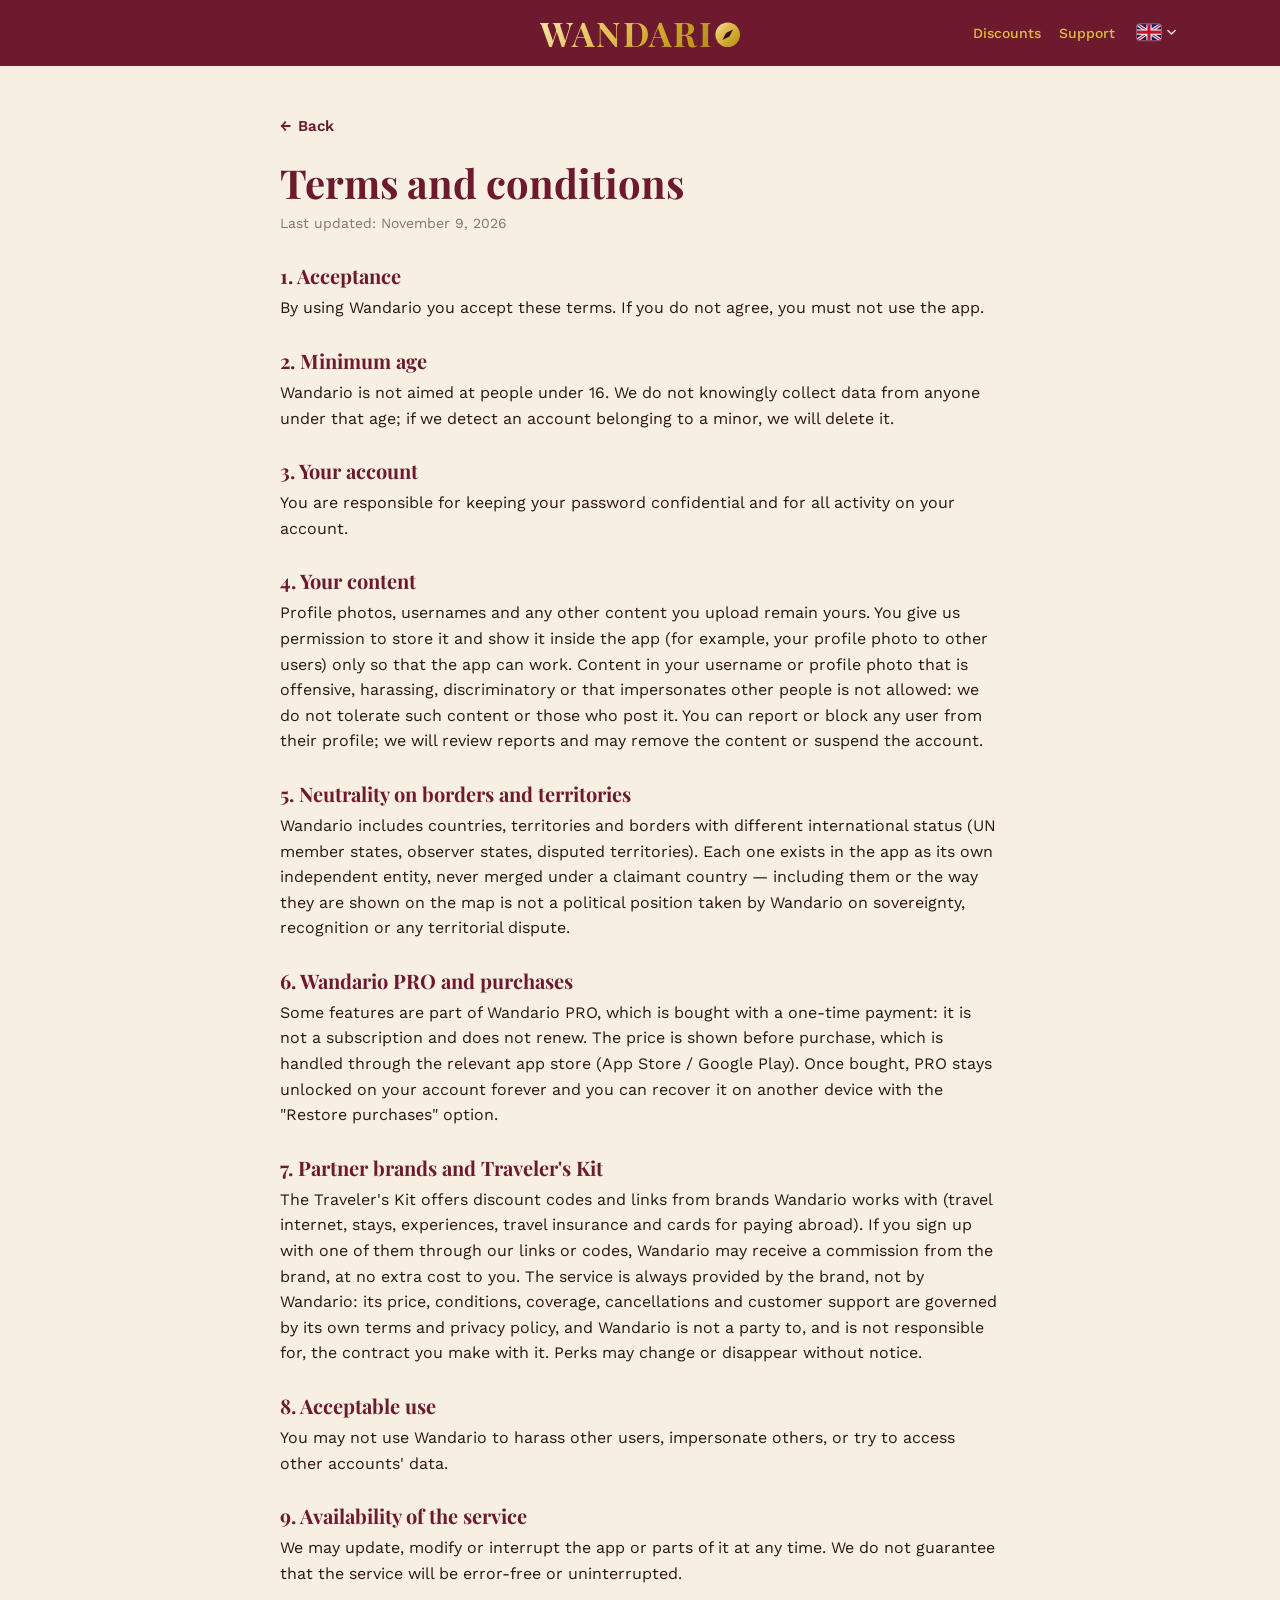
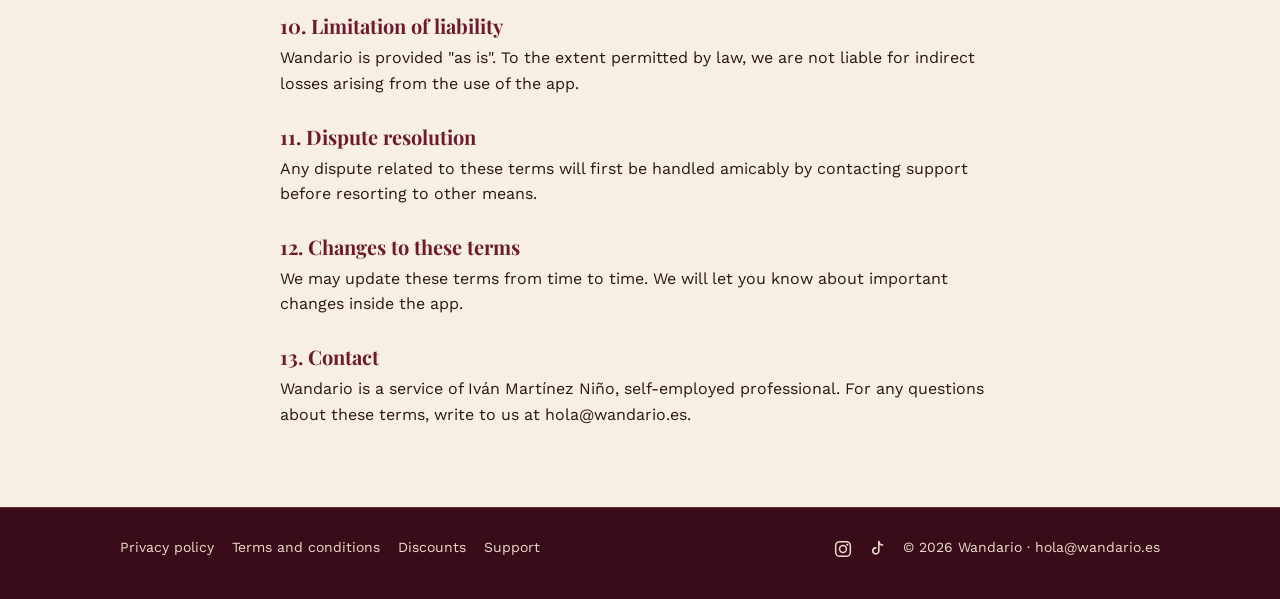
<file: en/terms/index.html>
<!doctype html>
<html lang="en">
<head>
<meta charset="utf-8">
<meta name="viewport" content="width=device-width,initial-scale=1">
<title>Terms and conditions · Wandario</title>
<meta name="description" content="The terms of use of Wandario.">
<meta name="theme-color" content="#3a0c19">
<link rel="canonical" href="https://wandario.es/en/terms/">
<link rel="alternate" hreflang="es" href="https://wandario.es/terminos/">
<link rel="alternate" hreflang="en" href="https://wandario.es/en/terms/">
<link rel="alternate" hreflang="x-default" href="https://wandario.es/terminos/">
<link rel="icon" href="/favicon.ico" sizes="any">
<link rel="icon" href="/favicon-32.png" type="image/png" sizes="32x32">
<link rel="icon" href="/favicon-48.png" type="image/png" sizes="48x48">
<link rel="icon" href="/favicon-96.png" type="image/png" sizes="96x96">
<link rel="apple-touch-icon" href="/apple-touch-icon.png">
<link rel="manifest" href="/site.webmanifest">
<meta property="og:type" content="website">
<meta property="og:locale" content="en_GB">
<meta property="og:title" content="Terms and conditions · Wandario">
<meta property="og:description" content="The terms of use of Wandario.">
<meta property="og:url" content="https://wandario.es/en/terms/">
<meta property="og:image" content="https://wandario.es/img/og-wandario.png?v=4">
<meta property="og:image:width" content="1200">
<meta property="og:image:height" content="630">
<meta name="twitter:card" content="summary_large_image">
<link rel="stylesheet" href="/css/style.css?v=1be10bf0">
<script>(function(){if('scrollRestoration' in history)history.scrollRestoration='manual';if(location.hash)return;var moved=false,t0=Date.now(),touching=false,dragged=false;addEventListener('touchstart',function(){touching=true;dragged=false},{passive:true,capture:true});addEventListener('touchmove',function(){if(touching)dragged=true},{passive:true,capture:true});['touchend','touchcancel'].forEach(function(e){addEventListener(e,function(){touching=false},{passive:true,capture:true})});['wheel','keydown','mousedown'].forEach(function(e){addEventListener(e,function(){if(!moved&&Date.now()-t0>500)moved=true},{passive:true,capture:true})});function y(){return window.pageYOffset||document.documentElement.scrollTop||0}function top(){if(moved||Date.now()-t0>8000)return;var v=y();if(v>120){moved=true;return}if(v>0&&!(touching&&dragged))window.scrollTo(0,0)}top();var iv=setInterval(function(){if(moved||Date.now()-t0>8000){clearInterval(iv);return}top()},100);addEventListener('scroll',top,{passive:true});addEventListener('load',top);addEventListener('pageshow',top)})()</script>
</head>
<body class="doc">
<header class="top wrap">
  <a class="brand" href="/en/" aria-label="Wandario, home"><span class="word">WANDARI</span><span class="o" aria-hidden="true"><span class="face fa"><svg viewBox="0 0 62 62"><circle cx="31" cy="31" r="30" fill="url(#gdisc)"/><polygon points="44,18 26.9,26.9 18,44 35,35" fill="#3a0c19"/></svg></span><span class="face fb"><svg viewBox="0 0 62 62"><circle cx="31" cy="31" r="30" fill="url(#gdisc)"/><path transform="translate(31 31) scale(.95) translate(-31 -31)" d="M31 17l2.4 9.5 10.6 5.4v3l-10.6-2.4-.8 6.5 3.8 3v2.4L31 42.6l-4.4 1.8V42l3.8-3-.8-6.5L19 34.9v-3l10.6-5.4z" fill="#3a0c19"/></svg></span></span></a>
  <details class="mnav"><summary aria-label="Menu"><span></span><span></span><span></span></summary>
    <div class="mpanel"><a href="/en/discounts/">Discounts</a><a href="/en/support/">Support</a><a href="/en/privacy/">Privacy policy</a><a href="/en/terms/">Terms and conditions</a></div>
  </details>
  <nav>
    <a class="sup" href="/en/discounts/">Discounts</a>
    <a class="sup" href="/en/support/">Support</a>
    <details class="lang"><summary aria-label="Idioma / Language"><span class="flag"><svg viewBox="0 0 60 40" aria-hidden="true"><rect width="60" height="40" fill="#012169"/><path d="M0 0L60 40M60 0L0 40" stroke="#fff" stroke-width="8"/><path d="M0 0L60 40M60 0L0 40" stroke="#c8102e" stroke-width="3"/><path d="M30 0V40M0 20H60" stroke="#fff" stroke-width="13"/><path d="M30 0V40M0 20H60" stroke="#c8102e" stroke-width="8"/></svg></span><svg class="chev" viewBox="0 0 10 6" aria-hidden="true"><path d="M1 1l4 4 4-4" fill="none" stroke="currentColor" stroke-width="1.6" stroke-linecap="round" stroke-linejoin="round"/></svg></summary>
      <div class="menu">
        <a href="/terminos/" hreflang="es" lang="es"><span class="flag"><svg viewBox="0 0 22 16" aria-hidden="true"><rect width="22" height="16" fill="#c60b1e"/><rect y="4" width="22" height="8" fill="#ffc400"/></svg></span>Español</a>
        <a href="/en/terms/" hreflang="en" lang="en" aria-current="true"><span class="flag"><svg viewBox="0 0 60 40" aria-hidden="true"><rect width="60" height="40" fill="#012169"/><path d="M0 0L60 40M60 0L0 40" stroke="#fff" stroke-width="8"/><path d="M0 0L60 40M60 0L0 40" stroke="#c8102e" stroke-width="3"/><path d="M30 0V40M0 20H60" stroke="#fff" stroke-width="13"/><path d="M30 0V40M0 20H60" stroke="#c8102e" stroke-width="8"/></svg></span>English<i class="tick">✓</i></a>
      </div>
    </details>
  </nav>
</header>
<svg width="0" height="0" style="position:absolute" aria-hidden="true"><defs><linearGradient id="gdisc" x1="0" y1="0" x2="1" y2="1"><stop offset="0" stop-color="#f7e7b0"/><stop offset=".35" stop-color="#e2bb52"/><stop offset=".7" stop-color="#c9a227"/><stop offset="1" stop-color="#b48a1c"/></linearGradient></defs></svg>
<main>
  <a class="back" href="/en/"><span aria-hidden="true">←</span> Back</a>
  <h1>Terms and conditions</h1>
  <p class="updated">Last updated: November 9, 2026</p>
  <h2>1. Acceptance</h2>
  <p>By using Wandario you accept these terms. If you do not agree, you must not use the app.</p>
  <h2>2. Minimum age</h2>
  <p>Wandario is not aimed at people under 16. We do not knowingly collect data from anyone under that age; if we detect an account belonging to a minor, we will delete it.</p>
  <h2>3. Your account</h2>
  <p>You are responsible for keeping your password confidential and for all activity on your account.</p>
  <h2>4. Your content</h2>
  <p>Profile photos, usernames and any other content you upload remain yours. You give us permission to store it and show it inside the app (for example, your profile photo to other users) only so that the app can work. Content in your username or profile photo that is offensive, harassing, discriminatory or that impersonates other people is not allowed: we do not tolerate such content or those who post it. You can report or block any user from their profile; we will review reports and may remove the content or suspend the account.</p>
  <h2>5. Neutrality on borders and territories</h2>
  <p>Wandario includes countries, territories and borders with different international status (UN member states, observer states, disputed territories). Each one exists in the app as its own independent entity, never merged under a claimant country — including them or the way they are shown on the map is not a political position taken by Wandario on sovereignty, recognition or any territorial dispute.</p>
  <h2>6. Wandario PRO and purchases</h2>
  <p>Some features are part of Wandario PRO, which is bought with a one-time payment: it is not a subscription and does not renew. The price is shown before purchase, which is handled through the relevant app store (App Store / Google Play). Once bought, PRO stays unlocked on your account forever and you can recover it on another device with the "Restore purchases" option.</p>
  <h2>7. Partner brands and Traveler's Kit</h2>
  <p>The Traveler's Kit offers discount codes and links from brands Wandario works with (travel internet, stays, experiences, travel insurance and cards for paying abroad). If you sign up with one of them through our links or codes, Wandario may receive a commission from the brand, at no extra cost to you. The service is always provided by the brand, not by Wandario: its price, conditions, coverage, cancellations and customer support are governed by its own terms and privacy policy, and Wandario is not a party to, and is not responsible for, the contract you make with it. Perks may change or disappear without notice.</p>
  <h2>8. Acceptable use</h2>
  <p>You may not use Wandario to harass other users, impersonate others, or try to access other accounts' data.</p>
  <h2>9. Availability of the service</h2>
  <p>We may update, modify or interrupt the app or parts of it at any time. We do not guarantee that the service will be error-free or uninterrupted.</p>
  <h2>10. Limitation of liability</h2>
  <p>Wandario is provided "as is". To the extent permitted by law, we are not liable for indirect losses arising from the use of the app.</p>
  <h2>11. Dispute resolution</h2>
  <p>Any dispute related to these terms will first be handled amicably by contacting support before resorting to other means.</p>
  <h2>12. Changes to these terms</h2>
  <p>We may update these terms from time to time. We will let you know about important changes inside the app.</p>
  <h2>13. Contact</h2>
  <p>Wandario is a service of Iván Martínez Niño, self-employed professional. For any questions about these terms, write to us at hola@wandario.es.</p>
</main>
<footer>
  <div class="wrap row">
    <div><a href="/en/privacy/">Privacy policy</a><a href="/en/terms/">Terms and conditions</a><a href="/en/discounts/">Discounts</a><a href="/en/support/">Support</a></div>
    <div><span class="social"><a href="https://www.instagram.com/wandarioapp/" target="_blank" rel="noopener" aria-label="Instagram @wandarioapp"><svg viewBox="0 0 24 24" aria-hidden="true"><rect x="3.2" y="3.2" width="17.6" height="17.6" rx="5" fill="none" stroke="currentColor" stroke-width="1.8"/><circle cx="12" cy="12" r="4.1" fill="none" stroke="currentColor" stroke-width="1.8"/><circle cx="17.2" cy="6.8" r="1.2" fill="currentColor"/></svg></a><a href="https://www.tiktok.com/@wandarioapp" target="_blank" rel="noopener" aria-label="TikTok @wandarioapp"><svg viewBox="0 0 24 24" aria-hidden="true"><path d="M14.2 3v11.2a3.6 3.6 0 11-3.6-3.6M14.2 3c.3 2.4 1.9 4.1 4.5 4.3" fill="none" stroke="currentColor" stroke-width="1.9" stroke-linecap="round" stroke-linejoin="round"/></svg></a></span>© 2026 Wandario<span class="fe"> · <a href="mailto:hola@wandario.es" style="margin:0">hola@wandario.es</a></span></div>
  </div>
</footer>
<script>document.addEventListener('click',function(e){document.querySelectorAll('details.lang[open],details.mnav[open]').forEach(function(d){if(!d.contains(e.target))d.removeAttribute('open')})});document.querySelectorAll('a.back').forEach(function(a){a.addEventListener('click',function(e){try{if(document.referrer&&new URL(document.referrer).origin===location.origin&&history.length>1){e.preventDefault();history.back()}}catch(x){}})})</script>
</body>
</html>
</file>
<file: css/style.css>
@font-face{font-family:'Playfair Display';src:url('/fonts/PlayfairDisplay-700.ttf') format('truetype');font-weight:700;font-display:swap}
@font-face{font-family:'Work Sans';src:url('/fonts/WorkSans-400.ttf') format('truetype');font-weight:400;font-display:swap}
@font-face{font-family:'Work Sans';src:url('/fonts/WorkSans-500.ttf') format('truetype');font-weight:500;font-display:swap}
@font-face{font-family:'Work Sans';src:url('/fonts/WorkSans-600.ttf') format('truetype');font-weight:600;font-display:swap}
:root{--night:#3a0c19;--burgundy:#6d1a2e;--gold:#e0b94a;--gold-deep:#c9a227;--cream:#f6efe2;--ink:#2a1512;--soft:#ecdccb;--muted:#8a7367}
*{box-sizing:border-box;margin:0;padding:0}
html{scroll-behavior:auto;overflow-anchor:none;overscroll-behavior-y:none}
body{overflow-anchor:none;overscroll-behavior-y:none}
body{font-family:'Work Sans',system-ui,sans-serif;color:var(--cream);background:var(--night);line-height:1.6;-webkit-font-smoothing:antialiased}
a{color:inherit}
.stars{background-color:var(--night);background-image:url("data:image/svg+xml,%3Csvg xmlns='http://www.w3.org/2000/svg' width='800' height='800'%3E<circle cx='520' cy='724' r='0.8' fill='%23fff3cf' opacity='0.31'/><circle cx='183' cy='608' r='0.7' fill='%23fff3cf' opacity='0.43'/><circle cx='642' cy='271' r='1.2' fill='%23fff3cf' opacity='0.71'/><circle cx='762' cy='415' r='0.8' fill='%23fff3cf' opacity='0.50'/><circle cx='356' cy='467' r='0.8' fill='%23fff3cf' opacity='0.70'/><circle cx='94' cy='624' r='0.5' fill='%23fff3cf' opacity='0.42'/><circle cx='353' cy='433' r='1.2' fill='%23fff3cf' opacity='0.61'/><circle cx='588' cy='297' r='1.4' fill='%23fff3cf' opacity='0.27'/><circle cx='50' cy='326' r='1.5' fill='%23fff3cf' opacity='0.30'/><circle cx='624' cy='510' r='1.4' fill='%23fff3cf' opacity='0.46'/><circle cx='613' cy='631' r='1.2' fill='%23fff3cf' opacity='0.62'/><circle cx='243' cy='709' r='1.3' fill='%23fff3cf' opacity='0.70'/><circle cx='511' cy='379' r='1.3' fill='%23fff3cf' opacity='0.40'/><circle cx='164' cy='401' r='0.7' fill='%23fff3cf' opacity='0.46'/><circle cx='406' cy='707' r='1.0' fill='%23fff3cf' opacity='0.35'/><circle cx='546' cy='574' r='1.5' fill='%23fff3cf' opacity='0.27'/><circle cx='574' cy='142' r='0.9' fill='%23fff3cf' opacity='0.70'/><circle cx='273' cy='53' r='1.0' fill='%23fff3cf' opacity='0.71'/><circle cx='462' cy='29' r='0.6' fill='%23fff3cf' opacity='0.42'/><circle cx='777' cy='387' r='1.2' fill='%23fff3cf' opacity='0.62'/><circle cx='377' cy='80' r='1.1' fill='%23fff3cf' opacity='0.50'/><circle cx='794' cy='76' r='1.4' fill='%23fff3cf' opacity='0.67'/><circle cx='506' cy='69' r='1.4' fill='%23fff3cf' opacity='0.59'/><circle cx='451' cy='522' r='1.0' fill='%23fff3cf' opacity='0.64'/><circle cx='473' cy='449' r='1.5' fill='%23fff3cf' opacity='0.30'/><circle cx='294' cy='521' r='1.1' fill='%23fff3cf' opacity='0.40'/><circle cx='229' cy='313' r='1.3' fill='%23fff3cf' opacity='0.39'/><circle cx='34' cy='82' r='1.6' fill='%23fff3cf' opacity='0.75'/><circle cx='674' cy='677' r='1.0' fill='%23fff3cf' opacity='0.45'/><circle cx='245' cy='785' r='0.6' fill='%23fff3cf' opacity='0.67'/><circle cx='9' cy='307' r='1.2' fill='%23fff3cf' opacity='0.76'/><circle cx='581' cy='270' r='0.7' fill='%23fff3cf' opacity='0.53'/><circle cx='230' cy='71' r='0.7' fill='%23fff3cf' opacity='0.75'/><circle cx='133' cy='58' r='1.2' fill='%23fff3cf' opacity='0.69'/><circle cx='546' cy='633' r='0.9' fill='%23fff3cf' opacity='0.47'/><circle cx='719' cy='306' r='1.2' fill='%23fff3cf' opacity='0.44'/><circle cx='138' cy='668' r='1.1' fill='%23fff3cf' opacity='0.35'/><circle cx='305' cy='700' r='1.4' fill='%23fff3cf' opacity='0.64'/><circle cx='645' cy='423' r='0.7' fill='%23fff3cf' opacity='0.65'/><circle cx='558' cy='270' r='0.6' fill='%23fff3cf' opacity='0.66'/><circle cx='389' cy='204' r='0.6' fill='%23fff3cf' opacity='0.29'/><circle cx='542' cy='154' r='1.1' fill='%23fff3cf' opacity='0.67'/><circle cx='326' cy='199' r='1.5' fill='%23fff3cf' opacity='0.35'/><circle cx='532' cy='478' r='1.5' fill='%23fff3cf' opacity='0.35'/><circle cx='142' cy='33' r='0.8' fill='%23fff3cf' opacity='0.30'/><circle cx='776' cy='187' r='1.3' fill='%23fff3cf' opacity='0.32'/><circle cx='468' cy='456' r='1.5' fill='%23fff3cf' opacity='0.64'/><circle cx='780' cy='594' r='0.5' fill='%23fff3cf' opacity='0.46'/><circle cx='41' cy='768' r='0.7' fill='%23fff3cf' opacity='0.39'/><circle cx='730' cy='671' r='1.3' fill='%23fff3cf' opacity='0.42'/><circle cx='587' cy='769' r='1.1' fill='%23fff3cf' opacity='0.41'/><circle cx='253' cy='74' r='1.5' fill='%23fff3cf' opacity='0.37'/><circle cx='252' cy='57' r='0.6' fill='%23fff3cf' opacity='0.60'/><circle cx='99' cy='293' r='1.1' fill='%23fff3cf' opacity='0.53'/><circle cx='347' cy='240' r='1.2' fill='%23fff3cf' opacity='0.65'/><circle cx='366' cy='746' r='1.2' fill='%23fff3cf' opacity='0.46'/><circle cx='647' cy='498' r='1.1' fill='%23fff3cf' opacity='0.63'/><circle cx='56' cy='198' r='1.6' fill='%23fff3cf' opacity='0.47'/><circle cx='5' cy='72' r='0.5' fill='%23fff3cf' opacity='0.36'/><circle cx='366' cy='319' r='0.8' fill='%23fff3cf' opacity='0.52'/><circle cx='713' cy='482' r='1.2' fill='%23fff3cf' opacity='0.77'/><circle cx='504' cy='169' r='1.6' fill='%23fff3cf' opacity='0.67'/><circle cx='588' cy='287' r='1.0' fill='%23fff3cf' opacity='0.58'/><circle cx='452' cy='26' r='0.7' fill='%23fff3cf' opacity='0.80'/><circle cx='796' cy='769' r='0.6' fill='%23fff3cf' opacity='0.65'/><circle cx='248' cy='136' r='1.2' fill='%23fff3cf' opacity='0.61'/><circle cx='605' cy='162' r='1.0' fill='%23fff3cf' opacity='0.38'/><circle cx='614' cy='7' r='0.5' fill='%23fff3cf' opacity='0.68'/><circle cx='678' cy='401' r='1.2' fill='%23fff3cf' opacity='0.44'/><circle cx='107' cy='624' r='1.5' fill='%23fff3cf' opacity='0.43'/>%3C/svg%3E"),radial-gradient(ellipse at 50% 120%,#7a2036,#3a0c19 62%)}
.wrap{max-width:1080px;margin:0 auto;padding:0 20px}
header.top{position:relative;display:flex;align-items:center;justify-content:center;padding:22px 20px}
.brand{display:inline-block;white-space:nowrap;text-decoration:none;font-family:'Playfair Display',Georgia,serif;font-weight:700;font-size:clamp(26px,5vw,34px);line-height:1;letter-spacing:.05em}
.brand .word{background:linear-gradient(135deg,#f7e7b0,#e2bb52 45%,#c9a227 70%,#b48a1c);-webkit-background-clip:text;background-clip:text;color:transparent}
/* Medidas reales de la O de Playfair 700: 0,75em de alto, de 0,73em sobre la base a 0,02em bajo ella */
.brand .o{position:relative;display:inline-block;width:.75em;height:.75em;margin-left:.04em;vertical-align:-.02em;transform-style:preserve-3d;animation:oflip 4.5s ease-in-out infinite}
.brand .face{position:absolute;inset:0;backface-visibility:hidden;-webkit-backface-visibility:hidden}
.brand .face svg{display:block;width:100%;height:100%}
.brand .fb{transform:rotateY(180deg)}
@keyframes oflip{0%,38%{transform:rotateY(0)}50%,88%{transform:rotateY(180deg)}100%{transform:rotateY(360deg)}}
header.top nav{position:absolute;right:20px;top:50%;transform:translateY(-50%);display:flex;align-items:center;gap:18px}
.lang{position:relative}
.lang summary{list-style:none;cursor:pointer;display:inline-flex;align-items:center;gap:6px;color:var(--soft);padding:6px 4px}
.lang summary::-webkit-details-marker{display:none}
.lang .flag{display:inline-block;width:24px;height:16px;border-radius:3px;overflow:hidden;box-shadow:0 0 0 1px rgba(255,255,255,.28)}
.lang .flag svg{display:block;width:100%;height:100%}
.lang .chev{width:9px;height:6px}
.lang .menu{position:absolute;right:0;top:calc(100% + 8px);min-width:156px;background:#2a0812;border:1px solid rgba(224,185,74,.5);border-radius:12px;padding:6px;box-shadow:0 14px 30px rgba(0,0,0,.45);z-index:30}
.lang .menu a{display:flex;align-items:center;gap:10px;padding:9px 10px;border-radius:8px;color:var(--cream);text-decoration:none;font-size:14px;margin:0}
.lang .menu a:hover{background:rgba(224,185,74,.14);color:var(--gold)}
.lang .tick{margin-left:auto;color:var(--gold);font-style:normal}
.doc .lang .menu a{color:var(--cream)}
.doc .lang .menu a:hover{color:var(--gold)}
header.top nav a{color:var(--soft);text-decoration:none;font-size:14px;font-weight:500}
header.top nav a:hover{color:var(--gold)}
h1,h2,h3{font-family:'Playfair Display',Georgia,serif;font-weight:700;line-height:1.15}
.gold{background:linear-gradient(135deg,#f7e7b0,#e2bb52 45%,#c9a227 70%,#b48a1c);-webkit-background-clip:text;background-clip:text;color:transparent}
.hero{display:grid;gap:36px;align-items:center;padding:30px 20px 70px}
.hero h1{font-size:clamp(34px,6vw,54px);margin-bottom:16px}
.hero p.lead{font-size:clamp(17px,2.4vw,20px);color:var(--soft);max-width:520px}
.badges{display:flex;flex-wrap:wrap;gap:10px;margin-top:26px}
.badge{display:inline-flex;align-items:center;gap:8px;border:1.5px solid rgba(224,185,74,.6);border-radius:12px;padding:10px 16px;font-size:14px;font-weight:600;color:var(--gold);background:rgba(224,185,74,.07)}
.soon{margin-top:12px;font-size:13px;color:var(--soft);opacity:.85}
.phone{background:#1c0f12;border-radius:38px;padding:8px;box-shadow:0 22px 50px rgba(0,0,0,.5),0 0 0 1px rgba(224,185,74,.18);width:100%;max-width:270px}
.phone img{display:block;width:100%;height:auto;border-radius:30px}
.hero .phone{margin:0 auto;transform:rotate(3deg)}

.phone.hpf{container-type:inline-size}
.hero .phone.hpf{max-width:35em}
.hp{width:100%;aspect-ratio:272/582;position:relative;overflow:hidden;border-radius:3em;background:linear-gradient(#fffdf8 89.5%,#6d1a2e 89.5%);color:#4a1220;font-family:'Work Sans',system-ui,sans-serif;font-size:10px;font-size:calc(100cqw / 27.2);line-height:1.2;text-align:left}
.hp *{box-sizing:border-box;margin:0}
.hp-status{position:absolute;top:0;left:0;right:0;height:3.091em;display:flex;justify-content:space-between;align-items:center;padding:0.545em 2em 0;font-size:1.1em;font-weight:600;z-index:3}
.hp-notch{width:7em;height:2em;background:#000;border-radius:1.2em;position:absolute;left:50%;top:0.7em;margin-left:-3.5em}
.hp-dash{position:absolute;top:4.4em;left:1.4em;right:1.4em;bottom:6.6em;display:flex;flex-direction:column;gap:0.9em}
.hp-hello .s{display:block;font-size:1.2em;color:#7a4a55}
.hp-hello .t{display:block;font-family:'Playfair Display',serif;font-weight:700;font-size:2.6em;line-height:1.05;color:#4a1220}
.hp-card{background:#fff;border:1px solid #ecd9d3;border-radius:1.6em;box-shadow:0 0.3em 1em rgba(74,18,32,.08)}
.hp-map{height:15em;position:relative;overflow:hidden}
.hp-map img{display:block;width:100%;height:100%;object-fit:cover;border-radius:0}
.hp-tag{position:absolute;left:0.727em;bottom:0.727em;background:#6d1a2e;color:#fff3cf;font-size:1.1em;font-weight:600;border-radius:0.818em;padding:0.364em 0.818em}
.hp-two{display:grid;grid-template-columns:1fr 1fr;gap:0.9em}
.hp-pc{padding:1em 1.2em}
.hp-pc .n{display:block;font-family:'Playfair Display',serif;font-weight:700;font-size:3.2em;color:#6d1a2e;line-height:1}
.hp-pc .l{display:block;font-size:1.15em;color:#7a4a55;margin-top:0.174em}
.hp-pc .k{display:flex;align-items:center;gap:0.4em;font-size:1em;letter-spacing:.1em;color:#b8902f;margin-top:0.5em;font-weight:600;text-transform:uppercase}
.hp-pc .k svg{width:1.3em;height:1.3em;flex:none}
.hp-trip{padding:1.1em 1.4em;display:flex;justify-content:space-between;align-items:center}
.hp-trip .s{display:block;font-size:1.1em;color:#7a4a55}
.hp-trip .t{display:block;font-family:'Playfair Display',serif;font-weight:700;font-size:1.6em;line-height:1.15;color:#4a1220}
.hp-ib{width:3.8em;height:3.8em;border-radius:1.2em;background:#f4e6c4;display:inline-flex;align-items:center;justify-content:center;flex:none}
.hp-ib svg{width:2.2em;height:2.2em}
.hp-fr{padding:1.1em 1.4em;display:flex;align-items:center}
.hp-av{width:2.667em;height:2.667em;min-width:2.667em;flex:none;border-radius:50%;background:#6d1a2e;color:#fff3cf;display:inline-flex;align-items:center;justify-content:center;font-size:1.2em;font-weight:600;font-style:normal;border:0.167em solid #fff;margin-right:-0.667em}
.hp-av.b{background:#b8902f}
.hp-av.c{background:#8a4a5e}
.hp-fr .t{display:block;margin-left:1.067em;font-family:'Playfair Display',serif;font-weight:700;font-size:1.5em;line-height:1.15;color:#4a1220}
.hp-tabs{position:absolute;bottom:-1px;left:0;right:0;height:5.9em;background:#6d1a2e;border-top:1px solid #8c2438;display:flex;justify-content:space-around;align-items:center;padding:0 0.4em 0.4em}
.hp-tab{display:flex;flex-direction:column;align-items:center;gap:0.286em;color:#dcc07a;font-size:1.05em;font-weight:500}
.hp-tab.on{color:#c9a227;font-weight:700}
.hp-tab svg{width:2.2em;height:2.2em}
.phone .hp-map .ring,.phone .hp-map .dot{left:49%;top:40.3%}
@media(max-width:520px){.hero .phone.hpf{max-width:300px}}.phone .hp-map .ring{width:52px;height:52px;margin:-26px 0 0 -26px;border:3px solid #6d1a2e}.phone .hp-map .dot{width:8px;height:8px;margin:-4px 0 0 -4px;background:rgba(109,26,46,.75);box-shadow:0 0 7px rgba(109,26,46,.3)}

.hp-light .hp-status{color:#fff3cf}
.hp-mapz{position:absolute;left:0;right:0;top:0;bottom:5.8em;overflow:hidden}
.hp-mapz img{position:absolute;left:0;top:0;width:100%;height:100%;display:block;border-radius:0}
.hp-lb{position:absolute;transform:translate(-50%,-50%);font-size:0.74em;font-weight:600;color:#3d2b2b;white-space:nowrap;line-height:1;text-shadow:0 0 0.27em #fff,0 0 0.27em #fff,0 0 0.405em #fff}
.hp-pill{position:absolute;left:1em;bottom:6em;display:flex;align-items:center;gap:0.583em;background:#fffdf8;border:1px solid #ecd9d3;border-radius:83.25em;padding:0.583em 1.25em 0.583em 0.75em;font-weight:700;font-size:1.2em;color:#6d1a2e;box-shadow:0 0.25em 0.833em rgba(74,18,32,.18);z-index:2}
.hp-pill svg{width:1.8em;height:1.8em;flex:none}
.hp-info{position:absolute;right:1.111em;bottom:7.778em;width:1.667em;height:1.667em;border-radius:50%;background:#fffdf8;border:1px solid #d9c2bd;font-size:0.9em;font-style:italic;font-weight:700;display:flex;align-items:center;justify-content:center;color:#6d1a2e;z-index:2}
.hp-pas{background:#f6efe2}
.hp-hd{position:absolute;top:0;left:0;right:0;background:#6d1a2e;z-index:2}
.hp-hd .ti{position:absolute;left:1.8em;font-family:'Playfair Display',serif;font-weight:700;color:#d9b04a}
.hp-pas .hp-hd{height:6.8em}
.hp-pas .ti{bottom:0.619em;font-size:2.1em}
.hp-share{position:absolute;right:1.4em;bottom:0.9em;width:3em;height:3em;border-radius:50%;border:1.5px solid #c9a227;background:rgba(201,162,39,.16);display:flex;align-items:center;justify-content:center}
.hp-share svg{width:1.5em;height:1.5em}
.hp-pband{position:absolute;top:6.8em;left:0;right:0;height:13em;overflow:hidden}
.hp-pband img{display:block;width:100%;height:100%;border-radius:0}
.hp-pbody{position:absolute;top:19.8em;left:0;right:0;bottom:5.8em;padding:1.4em 1.4em 0;overflow:hidden}
.hp-st{background:#fffdf8;border:1px solid #ecd9d3;border-radius:1.8em;padding:1.3em 1.2em 1em;box-shadow:0 0.3em 1em rgba(74,18,32,.07)}
.hp-st .row{display:flex;justify-content:space-around;align-items:flex-end;text-align:center}
.hp-st .n{display:block;font-family:'Playfair Display',serif;font-weight:700;font-size:2.8em;color:#6d1a2e;line-height:1}
.hp-st .n small{font-size:1.3em;opacity:.7;font-weight:400}
.hp-st .l{display:block;font-size:1.05em;color:#7a4a55;margin-top:0.286em}
.hp-bar{height:0.5em;border-radius:0.3em;background:#efe4cf;margin:1.1em 0.4em 0.6em;overflow:hidden}
.hp-bar i{display:block;height:100%;background:#6d1a2e;border-radius:0.3em}
.hp-st .nt{display:block;text-align:center;font-size:0.82em;color:#8a7367}
.hp-dots{display:flex;gap:0.4em;justify-content:center;margin:0.9em 0 0.2em}
.hp-dots i{width:0.5em;height:0.5em;border-radius:50%;background:#d9c2bd}
.hp-dots i:first-child{background:#6d1a2e}
.hp-sec{display:block;font-family:'Playfair Display',serif;font-weight:700;font-size:1.55em;color:#3a1018;margin:0.71em 0 0.387em}
.hp-rw{display:flex;align-items:center;gap:0.696em;background:#fffdf8;border:1px solid #ecd9d3;border-radius:1.217em;padding:0.783em 1.043em;font-size:1.15em;color:#3a1018}
.hp-rw .fl{width:2.2em;height:1.5em;border-radius:0.2em;flex:none;box-shadow:0 0 0 1px rgba(0,0,0,.12)}
.hp-rw .fls{display:flex;gap:0.2em;margin-right:0.6em}
.hp-rw .ch{margin-left:auto;color:#8a7367;font-size:1.5em;line-height:1}
.hp-rw .ib{width:2.4em;height:2.4em;border-radius:0.8em;background:#f4e6c4;display:inline-flex;align-items:center;justify-content:center}
.hp-rw .ib svg{width:1.4em;height:1.4em}
.hp-pu{background:#f6efe2}
.hp-pu .hp-hd{height:13.4em}
.hp-pu .bk{position:absolute;left:1.333em;top:3.81em;font-size:1.05em;color:#d9b04a;font-weight:500}
.hp-pu .ti{top:2.619em;font-size:2.1em}
.hp-pu .sb{position:absolute;left:1.957em;right:1.739em;top:9.13em;font-size:0.92em;line-height:1.3;color:#ecdccb}
.hp-pu .pg{position:absolute;left:2em;top:12.222em;font-size:0.9em;color:#ecdccb}
.hp-pu .tr{position:absolute;left:1.8em;right:1.6em;top:12.3em;height:0.4em;border-radius:0.2em;background:rgba(255,255,255,.16);overflow:hidden}
.hp-pu .tr i{display:block;height:100%;background:#d9b04a}
.hp-pz{position:absolute;left:0;right:0;top:13.4em;bottom:5.8em}
.hp-pz img{position:absolute;left:0;top:0;width:100%;height:100%;display:block;border-radius:0}
.hp-pz .hp-lb{font-size:0.68em;font-weight:600;color:#4a3a30;text-shadow:none}
.hp-pz .hp-lb.i{color:#5a463b}
.screens figure{width:100%;max-width:290px}
section{padding:64px 0}
section h2{font-size:clamp(26px,4vw,36px);text-align:center;margin-bottom:12px}
section .sub{text-align:center;color:var(--soft);max-width:560px;margin:0 auto 36px}
.cards{display:grid;gap:16px;grid-template-columns:repeat(auto-fit,minmax(250px,1fr))}
.card{border:1.5px solid rgba(224,185,74,.4);border-radius:18px;padding:22px;background:linear-gradient(180deg,rgba(224,185,74,.1),rgba(224,185,74,.02))}
.card svg{width:34px;height:34px;stroke:var(--gold);fill:none;stroke-width:1.7;stroke-linecap:round;stroke-linejoin:round;margin-bottom:12px}
.card h3{font-size:20px;margin-bottom:6px;color:var(--gold)}
.card p{color:var(--soft);font-size:15px}
.screens{display:grid;gap:30px;grid-template-columns:repeat(auto-fit,minmax(220px,1fr));justify-items:center}
.screens figure{text-align:center;max-width:260px}
.screens figcaption{margin-top:14px;color:var(--soft);font-size:14px}
.pro{border:1.5px solid rgba(224,185,74,.6);border-radius:24px;padding:40px 26px;text-align:center;background:linear-gradient(180deg,rgba(224,185,74,.14),rgba(224,185,74,.03))}
.pro ul{list-style:none;display:flex;flex-wrap:wrap;gap:10px;justify-content:center;margin:20px 0 6px}
.pro li{border:1px solid rgba(224,185,74,.45);border-radius:999px;padding:7px 15px;font-size:14px;color:var(--soft)}
footer{border-top:1px solid rgba(224,185,74,.25);padding:28px 0 40px;color:var(--soft);font-size:14px}
footer .row{display:flex;flex-wrap:wrap;gap:12px 24px;justify-content:space-between;align-items:center}
footer a{text-decoration:none;margin-right:18px}
footer a:hover{color:var(--gold)}
/* páginas de texto */
.doc{background:var(--cream);color:var(--ink)}
.doc{display:flex;flex-direction:column;min-height:100vh}
.doc header.top{background:var(--burgundy);max-width:none;margin:0;padding:16px max(20px,calc((100% - 1080px)/2))}
.doc header.top nav a{color:#e0b94a}
.doc header.top nav{right:max(20px,calc((100% - 1080px)/2))}
.doc main{max-width:760px;width:100%;flex:1;margin:0 auto;padding:44px 20px 70px}
.doc .back{display:inline-flex;align-items:center;gap:7px;font-size:15px;font-weight:600;text-decoration:none;color:var(--burgundy);margin-bottom:18px;padding:4px 0}
.doc .back:hover{color:#8a2740;text-decoration:underline}
.doc h1{font-size:clamp(28px,5vw,40px);color:var(--burgundy);margin-bottom:6px}
.doc .updated{color:var(--muted);font-size:14px;margin-bottom:30px}
.doc h2{font-size:20px;color:var(--burgundy);margin:28px 0 8px;text-align:left}
.doc p,.doc li{font-size:16px;margin-bottom:10px}
.doc a{color:var(--burgundy);font-weight:500}
.doc main details{background:#fffdf8;border:1px solid rgba(109,26,46,.15);border-radius:14px;padding:14px 18px;margin-bottom:10px}
.doc main summary{font-weight:600;cursor:pointer;color:var(--burgundy)}
.doc main details p{margin:10px 0 2px}
.doc footer{background:var(--night);color:var(--soft)}
.doc footer a{color:var(--soft);font-weight:400}
.doc footer a:hover{color:var(--gold)}
.contact{display:inline-block;margin-top:6px;background:var(--burgundy);color:#e0b94a!important;text-decoration:none;border-radius:12px;padding:12px 22px;font-weight:600}
.dl{border:1.5px solid rgba(224,185,74,.5);border-radius:24px;padding:42px 24px;text-align:center;background:linear-gradient(180deg,rgba(224,185,74,.12),rgba(224,185,74,.02))}
.stores{display:flex;flex-wrap:wrap;gap:24px;justify-content:center;margin-top:22px}
.store{display:flex;flex-direction:column;align-items:center;gap:12px}
.store .btn{display:inline-flex;align-items:center;gap:10px;border-radius:14px;padding:12px 22px;font-weight:600;font-size:15px;text-decoration:none;border:1.5px solid rgba(224,185,74,.6);color:var(--gold);background:rgba(224,185,74,.07)}
.store .btn.live{background:var(--gold-deep);color:#3d2c00;border-color:var(--gold-deep)}
.store .qr{width:168px;height:168px;border-radius:14px;overflow:hidden;background:var(--cream);padding:6px}
.store .qr svg{width:100%;height:100%;display:block}
.store small{color:var(--soft);font-size:13px}
.twinkle{position:fixed;inset:0;z-index:0;pointer-events:none;background-image:url("data:image/svg+xml,%3Csvg xmlns='http://www.w3.org/2000/svg' width='620' height='620'%3E<circle cx='49' cy='491' r='1.6' fill='%23fff3cf'/><circle cx='370' cy='375' r='1.0' fill='%23fff3cf'/><circle cx='431' cy='293' r='1.8' fill='%23fff3cf'/><circle cx='490' cy='501' r='0.9' fill='%23fff3cf'/><circle cx='187' cy='19' r='1.3' fill='%23fff3cf'/><circle cx='399' cy='345' r='1.0' fill='%23fff3cf'/><circle cx='144' cy='498' r='1.8' fill='%23fff3cf'/><circle cx='301' cy='115' r='1.7' fill='%23fff3cf'/><circle cx='509' cy='75' r='1.1' fill='%23fff3cf'/><circle cx='405' cy='16' r='0.7' fill='%23fff3cf'/><circle cx='247' cy='197' r='1.0' fill='%23fff3cf'/><circle cx='296' cy='256' r='1.2' fill='%23fff3cf'/><circle cx='187' cy='452' r='1.9' fill='%23fff3cf'/><circle cx='181' cy='422' r='1.0' fill='%23fff3cf'/><circle cx='535' cy='425' r='1.6' fill='%23fff3cf'/><circle cx='267' cy='100' r='1.7' fill='%23fff3cf'/><circle cx='256' cy='324' r='1.9' fill='%23fff3cf'/><circle cx='141' cy='116' r='1.3' fill='%23fff3cf'/><circle cx='179' cy='355' r='1.9' fill='%23fff3cf'/><circle cx='9' cy='58' r='1.5' fill='%23fff3cf'/><circle cx='509' cy='104' r='2.0' fill='%23fff3cf'/><circle cx='78' cy='132' r='1.3' fill='%23fff3cf'/><circle cx='214' cy='399' r='1.4' fill='%23fff3cf'/><circle cx='555' cy='544' r='1.3' fill='%23fff3cf'/><circle cx='119' cy='206' r='1.7' fill='%23fff3cf'/><circle cx='405' cy='262' r='1.9' fill='%23fff3cf'/><circle cx='432' cy='351' r='0.9' fill='%23fff3cf'/><circle cx='457' cy='112' r='0.8' fill='%23fff3cf'/><circle cx='119' cy='422' r='0.7' fill='%23fff3cf'/><circle cx='297' cy='301' r='1.2' fill='%23fff3cf'/><circle cx='7' cy='5' r='1.5' fill='%23fff3cf'/><circle cx='130' cy='414' r='0.8' fill='%23fff3cf'/><circle cx='303' cy='547' r='1.1' fill='%23fff3cf'/><circle cx='165' cy='40' r='1.5' fill='%23fff3cf'/><circle cx='593' cy='394' r='1.3' fill='%23fff3cf'/><circle cx='607' cy='5' r='1.0' fill='%23fff3cf'/><circle cx='464' cy='373' r='1.1' fill='%23fff3cf'/><circle cx='423' cy='515' r='1.0' fill='%23fff3cf'/>%3C/svg%3E");background-size:620px 620px;opacity:.55;animation:twinkle 6s ease-in-out infinite alternate}
main,header.top,footer{position:relative;z-index:1}
header.top{z-index:40}
@keyframes twinkle{0%{opacity:.15}100%{opacity:.75}}
.shimmer{background:linear-gradient(110deg,#c9a227 18%,#fff3c4 38%,#e2bb52 50%,#c9a227 68%);background-size:260% 100%;-webkit-background-clip:text;background-clip:text;color:transparent;animation:shimmer 8s ease-in-out infinite}
@keyframes shimmer{0%,35%{background-position:115% 0}100%{background-position:-60% 0}}
.hero-art{position:relative;display:grid;place-items:center;padding:30px 0 56px}
.halo{position:absolute;width:min(440px,100%);aspect-ratio:1;border-radius:50%;background:radial-gradient(circle,rgba(224,185,74,.30),rgba(224,185,74,0) 66%);animation:halo 5.5s ease-in-out infinite}
@keyframes halo{0%,100%{transform:scale(.92);opacity:.7}50%{transform:scale(1.08);opacity:1}}
.hero .phone.float{position:relative;animation:levitate 6.5s ease-in-out infinite}
@keyframes levitate{0%,100%{transform:translateY(0) rotate(3deg)}50%{transform:translateY(-18px) rotate(1.2deg)}}
.ground{position:absolute;bottom:14px;width:46%;max-width:150px;height:18px;border-radius:50%;background:radial-gradient(ellipse,rgba(0,0,0,.5),transparent 70%);animation:ground 6.5s ease-in-out infinite}
@keyframes ground{0%,100%{transform:scale(1);opacity:.65}50%{transform:scale(.72);opacity:.3}}
.phone .ring{position:absolute;left:38%;top:40%;width:42px;height:42px;margin:-21px 0 0 -21px;border:2px solid #fff3cf;border-radius:50%;pointer-events:none;opacity:0;animation:tap 3.2s ease-out infinite 1s}
.phone .dot{position:absolute;left:38%;top:40%;width:8px;height:8px;margin:-4px 0 0 -4px;border-radius:50%;background:#fff3cf;pointer-events:none;box-shadow:0 0 8px rgba(255,243,207,.9);animation:tapdot 3.2s ease-out infinite 1s;opacity:0}
@keyframes tap{0%{transform:scale(.3);opacity:.95}70%{opacity:.25}100%{transform:scale(1.9);opacity:0}}
@keyframes tapdot{0%,8%{opacity:0}15%,60%{opacity:1}100%{opacity:0}}
.js .reveal{opacity:0;transform:translateY(24px);transition:opacity .8s ease,transform .8s ease}
.js .reveal.in{opacity:1;transform:none}
.card{transition:transform .3s ease,border-color .3s ease,box-shadow .3s ease}
.card:hover{transform:translateY(-5px);border-color:rgba(224,185,74,.85);box-shadow:0 12px 30px rgba(0,0,0,.35),0 0 22px rgba(224,185,74,.18)}
.js .card.reveal.in:hover{transform:translateY(-5px)}
.screens .phone{transition:transform .4s ease}
.screens .phone:hover{transform:translateY(-8px) rotate(-1deg)}
.badge{transition:background .25s ease,transform .25s ease}
a.badge:hover{background:rgba(224,185,74,.18);transform:translateY(-2px)}
header.top{z-index:5}
.mnav{display:none}
@media(max-width:520px){
.mnav{display:block;position:absolute;left:6px;top:50%;transform:translateY(-50%)}
.mnav summary{list-style:none;width:44px;height:44px;display:flex;flex-direction:column;justify-content:center;align-items:center;gap:5px;cursor:pointer;-webkit-tap-highlight-color:transparent}
.mnav summary::-webkit-details-marker{display:none}
.mnav summary span{display:block;width:22px;height:2.5px;border-radius:2px;background:linear-gradient(90deg,#f7e7b0,#c9a227);transition:transform .2s ease,opacity .2s ease}
.mnav[open] summary span:nth-child(1){transform:translateY(7.5px) rotate(45deg)}
.mnav[open] summary span:nth-child(2){opacity:0}
.mnav[open] summary span:nth-child(3){transform:translateY(-7.5px) rotate(-45deg)}
.mpanel{position:absolute;left:6px;top:calc(100% + 2px);min-width:0;background:rgba(58,12,25,.78);-webkit-backdrop-filter:blur(2px);backdrop-filter:blur(2px);border:1.5px solid rgba(224,185,74,.55);border-radius:12px;padding:5px;box-shadow:0 14px 34px rgba(0,0,0,.55);display:flex;flex-direction:column}
.mpanel a,.doc header.top .mpanel a{padding:7px 12px;border-radius:8px;color:var(--cream);text-decoration:none;font-size:12.5px;font-weight:500;white-space:nowrap;margin:0}
.mpanel a:hover,.doc header.top .mpanel a:hover{background:rgba(224,185,74,.14);color:var(--gold)}
}
.social{display:inline-flex;gap:14px;margin-right:16px;vertical-align:middle}
.social a{display:inline-flex;width:20px;height:20px;color:var(--soft);margin:0!important;transition:color .2s ease,transform .2s ease}
.social a:hover{color:var(--gold);transform:translateY(-1px)}
.social svg{width:100%;height:100%}
.phone.phone.hpf{padding:0;border-radius:0;background:transparent;box-shadow:none}
.phone.hpf .hp{border-radius:2.4em;box-shadow:0 0 0 .6em #1c0f12,0 0 0 calc(.6em + 1px) rgba(224,185,74,.16),0 1.8em 3.8em rgba(0,0,0,.5)}
@media(min-width:701px){.hero .phone.phone.hpf{max-width:336px}}
.kit-back{display:inline-flex;align-items:center;gap:7px;font-size:15px;font-weight:600;text-decoration:none;color:var(--gold);padding:10px 0}
.kit-back:hover{text-decoration:underline}
.kit-hero{text-align:center;padding:14px 0 4px}
.kit-eyebrow{display:inline-block;color:var(--gold);border:1px solid rgba(224,185,74,.55);border-radius:999px;padding:3px 14px;font-size:13px!important;font-weight:600;letter-spacing:.08em;text-transform:uppercase;margin:0 0 14px!important}
.kit-ad-top{margin:0 auto 14px}
.kit-ad-top summary i{text-transform:none;font-weight:700}
.kit-ad-top summary{text-transform:uppercase;letter-spacing:.08em;font-size:13px;padding:3px 14px}
.kit-hero h1{font-size:clamp(34px,6vw,54px);line-height:1.1}
.kit-hero p{color:var(--soft);max-width:600px;margin:12px auto 0;font-size:17px}
.kit-ad{max-width:780px;margin:10px auto 0;text-align:center}
.kit-ad summary{list-style:none;display:inline-flex;align-items:center;gap:5px;cursor:pointer;color:var(--gold);border:1px solid rgba(224,185,74,.5);border-radius:999px;padding:2px 10px;font-size:11px;font-weight:600;letter-spacing:.04em}
.kit-ad summary::-webkit-details-marker{display:none}
.kit-ad summary i{display:inline-flex;align-items:center;justify-content:center;width:15px;height:15px;border:1.3px solid currentColor;border-radius:50%;font-style:normal;font-size:10px;font-family:Georgia,serif;line-height:1}
.kit-ad summary:hover{background:rgba(224,185,74,.12)}
.kit-ad p{margin:10px auto 0;font-size:14px;color:var(--soft);line-height:1.5;border:1px dashed rgba(224,185,74,.5);border-radius:12px;padding:12px 16px;text-align:center}
.kit-grid{display:grid;gap:18px;grid-template-columns:repeat(auto-fit,minmax(300px,1fr));margin-top:34px}
.kit-card{display:flex;flex-direction:column;gap:12px;border:1.5px solid rgba(224,185,74,.4);border-radius:18px;padding:22px;background:linear-gradient(180deg,rgba(224,185,74,.1),rgba(224,185,74,.02))}
.kit-top{display:flex;align-items:center;gap:14px}
.kit-card .ic{flex:none;width:38px;height:38px;stroke:var(--gold);fill:none;stroke-width:1.7;stroke-linecap:round;stroke-linejoin:round}
.kit-card h3{font-size:21px;color:var(--gold);line-height:1.2}
.kit-brand{color:var(--muted);font-size:13px;margin-top:2px}
.kit-line{color:var(--soft);font-size:15px}
.kit-perk{border:1px dashed rgba(224,185,74,.45);border-radius:12px;padding:10px 12px;font-size:14px;color:rgba(236,220,203,.7);background:rgba(224,185,74,.05)}
.kit-perk .ps{display:none}
.kit-perk.live{border-style:solid;border-color:rgba(224,185,74,.85);color:#f6e7ba;background:rgba(224,185,74,.12);font-weight:600}
.kit-btn{margin-top:auto;display:inline-flex;justify-content:center;align-items:center;gap:8px;border-radius:12px;padding:12px 18px;font-weight:600;font-size:15px;text-decoration:none;background:var(--gold-deep);color:#3d2c00;border:1.5px solid var(--gold-deep);transition:transform .25s ease,box-shadow .25s ease}
a.kit-btn:hover{transform:translateY(-2px);box-shadow:0 8px 22px rgba(0,0,0,.35)}
.kit-btn.off{background:transparent;border-color:rgba(224,185,74,.35);color:rgba(224,185,74,.6)}
.kit-note{text-align:center;color:var(--muted);font-size:13px;margin:26px auto 40px;max-width:620px}
.kit-teaser{border:1.5px solid rgba(224,185,74,.5);border-radius:24px;padding:36px 26px;text-align:center;background:linear-gradient(180deg,rgba(224,185,74,.12),rgba(224,185,74,.02))}
.kit-teaser ul{list-style:none;display:flex;flex-wrap:wrap;gap:10px;justify-content:center;margin:18px 0 20px}
.kit-teaser li{border:1px solid rgba(224,185,74,.45);border-radius:999px;padding:7px 15px;font-size:14px;color:var(--soft)}
@media(max-width:700px){
.kit-back{font-size:13px;padding:2px 0}
.kit-hero{padding:0}
.kit-eyebrow{font-size:10px!important;padding:2px 10px;margin:0 0 6px!important;letter-spacing:.07em}
.kit-hero h1{font-size:clamp(19px,6.2vw,26px);white-space:nowrap;line-height:1.15}
.kit-hero p{font-size:10.8px;line-height:1.45;margin:6px -10px 0}
.kit-ad{margin-top:0}
.kit-ad-top{margin:0 auto 6px}
.kit-ad-top summary{font-size:9.5px;padding:2px 9px;letter-spacing:.06em}
.kit-ad summary{font-size:9px;padding:1px 8px;gap:4px;letter-spacing:.03em;border-color:rgba(224,185,74,.45)}
.kit-ad summary i{width:10px;height:10px;font-size:7px;border-width:1px}
.kit-ad p{font-size:10.5px;padding:7px 10px;margin-top:6px;border-radius:10px}
.kit-grid{margin-top:10px}
.kit-grid{grid-template-columns:repeat(6,minmax(0,1fr));gap:8px;margin-top:14px}
.kit-card{grid-column:span 2;container-type:inline-size;min-width:0;padding:9px 6px;gap:5px;border-radius:12px;text-align:center;align-items:stretch}
.kit-card:nth-child(4){grid-column:2/4}
.kit-card:nth-child(5){grid-column:4/6}
.kit-top{flex-direction:column;gap:4px;align-items:center}
.kit-card .ic{width:24cqw;height:24cqw}
.kit-card h3{font-size:max(11.5px,13cqw);line-height:1.15}
.kit-brand{font-size:max(9.5px,10.5cqw);margin-top:1px}
.kit-line{display:none}
.kit-grid{grid-auto-rows:1fr}
.kit-card h3{min-height:2.3em;display:flex;align-items:center;justify-content:center}
.kit-perk{min-height:calc(2 * 1.25em + 10px);display:flex;align-items:center;justify-content:center}
.kit-perk .pl{display:none}
.kit-perk .ps{display:inline}
.kit-perk{font-size:max(10px,10.5cqw);padding:5px 3px;border-radius:8px;line-height:1.25}
.kit-btn{font-size:max(10.5px,11.5cqw);padding:7px 3px;border-radius:9px;gap:3px}
.kit-note{font-size:11px;margin:14px auto 24px}
.kit-teaser{padding:20px 16px;border-radius:18px}
.kit-teaser li{padding:5px 11px;font-size:12px}
}
@media(prefers-reduced-motion:reduce){*,*::before,*::after{animation:none!important;transition:none!important}.js .reveal{opacity:1;transform:none}.twinkle{opacity:.4}}
@media(min-width:880px){.hero{grid-template-columns:1.15fr .85fr}}
@media(max-width:520px){header.top nav{right:14px}header.top nav .sup{display:none}}
/* Móvil (solo pantallas de 700 px o menos): el ordenador no cambia. El salto de línea del titular y el correo del pie solo se tocan aquí. */
.mb{display:none}
@media(max-width:700px){
  main{overflow-x:clip}
  .wrap{padding-left:26px;padding-right:26px}
  section{padding:30px 0}
  section h2{font-size:20.5px;margin-bottom:8px}
  section .sub{margin-bottom:18px;font-size:14px}

  .hero{grid-template-columns:1fr 132px;grid-template-rows:auto auto auto auto 1fr;column-gap:28px;row-gap:0;padding:4px 26px 26px;align-items:start}
  .hero>div:first-child{display:contents}
  .hero h1{grid-column:1 / -1;text-align:center;font-size:13px;line-height:1.3;margin:-17px 0 32px;padding:0 4px}
  .hero p.lead{grid-column:1;grid-row:2;font-size:13px;line-height:1.45;margin:0;text-align:center}
  .badges{grid-column:1;grid-row:3;flex-direction:column;gap:7px;margin-top:14px}
  .badge{padding:8px 6px;font-size:11px;white-space:nowrap;justify-content:center;text-align:center;border-radius:10px}
  .soon{grid-column:1;grid-row:4;font-size:11.5px;margin-top:8px;text-align:center}
  .hero-art{grid-column:2;grid-row:2 / 6;align-self:center;padding:6px 0 22px;margin:0 -4px 0 0}
  .hero .phone.hpf{max-width:none;width:100%}

  .cards{grid-template-columns:repeat(2,minmax(0,1fr));gap:12px}
  .card{container-type:inline-size;min-width:0;aspect-ratio:1/1.13;overflow:hidden;padding:9% 5% 5%;border-radius:14px;display:flex;flex-direction:column;align-items:center;justify-content:flex-start;text-align:center}
  .card svg{width:14cqw;height:14cqw;margin:0 0 3cqw}
  .card h3{font-size:9cqw;margin-bottom:2cqw;line-height:1.15}
  .card p{font-size:7.6cqw;line-height:1.27}

  .screens{grid-template-columns:repeat(3,1fr);gap:10px}
  .screens .phone{padding:3px;border-radius:16px;box-shadow:0 8px 18px rgba(0,0,0,.45)}
  .screens figcaption{font-size:11.5px;margin-top:8px}

  .pro{padding:20px 16px;border-radius:18px}
  .pro h2{margin-bottom:4px}
  .pro .sub{font-size:13px;margin-bottom:0}
  .pro ul{display:grid;grid-template-columns:repeat(2,minmax(0,1fr));gap:6px;margin:12px 0 4px}
  .pro li{padding:6px 2px;font-size:11px;text-align:center;white-space:nowrap}
  .pro p:last-child{font-size:12px!important;margin-top:10px!important}
  .dl{padding:22px 16px;border-radius:18px}
  .dl h2{margin-bottom:6px}
  .dl .sub{font-size:13px}
  .stores{gap:10px;margin-top:14px}
  .store .btn{padding:9px 14px;font-size:13px}

  footer{padding:16px 0 22px}
  footer .row{flex-direction:column;align-items:center;gap:8px;text-align:center}
  footer .row>div:first-child{display:flex;flex-wrap:wrap;justify-content:center;gap:4px 14px}
  footer a{margin-right:0;font-size:11.5px}
  footer .row>div:first-child a+a{margin-left:12px}
  footer .row>div:last-child{font-size:12px}
  .fe{display:none}
  .mb{display:inline}
}
@media(max-width:340px){.cards{grid-template-columns:1fr}}
</file>
